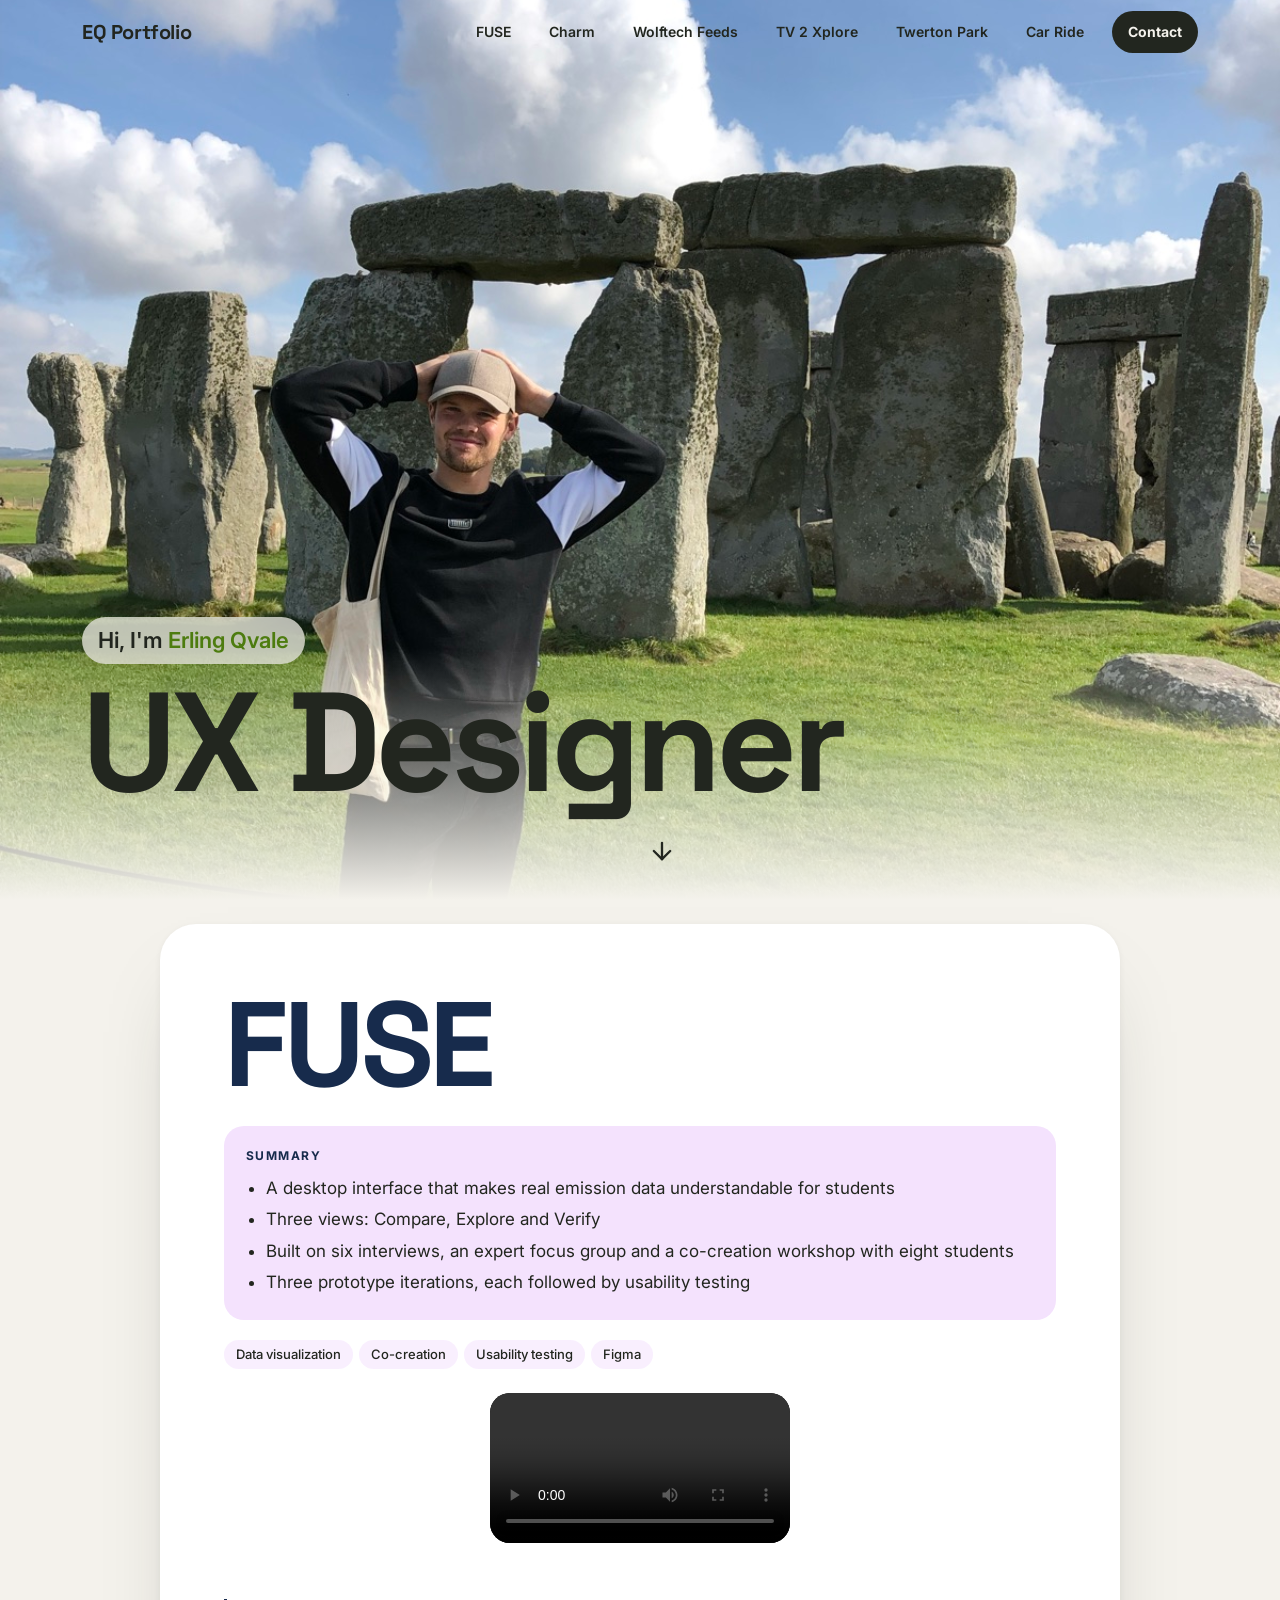
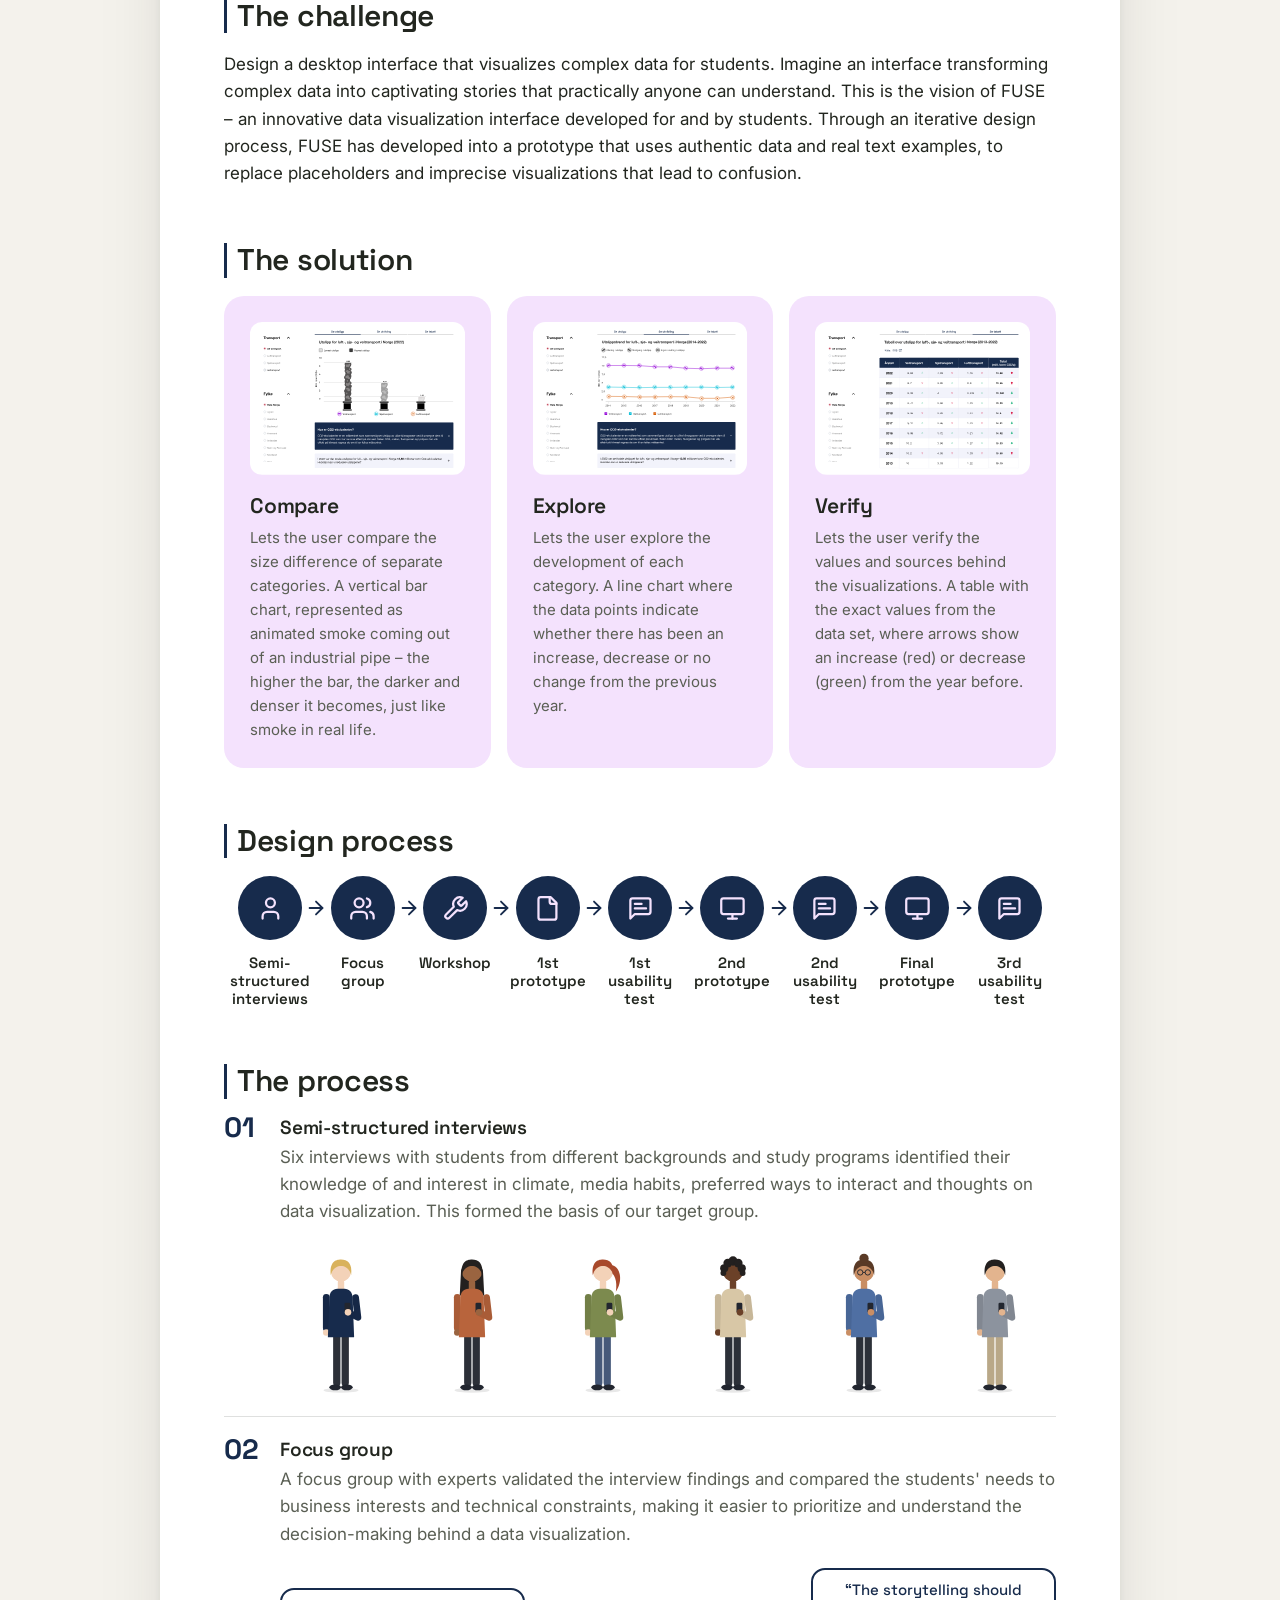
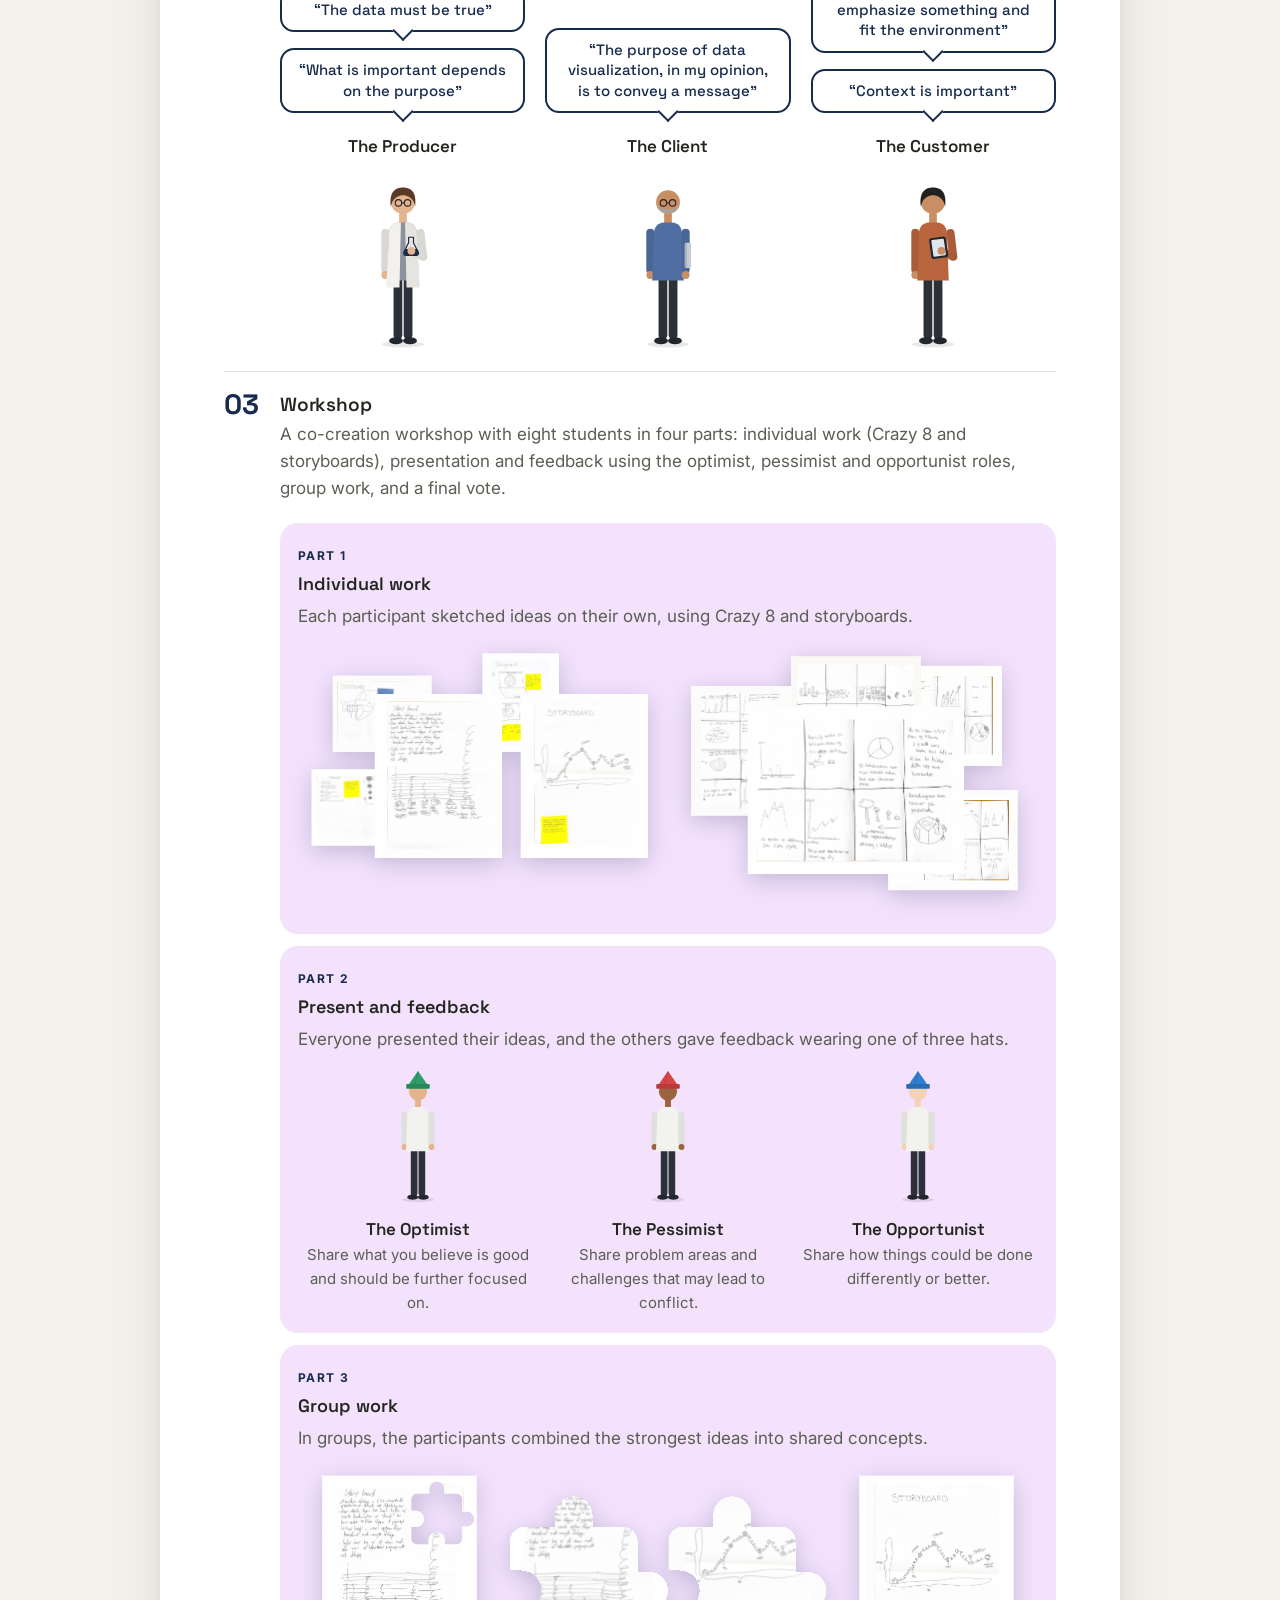
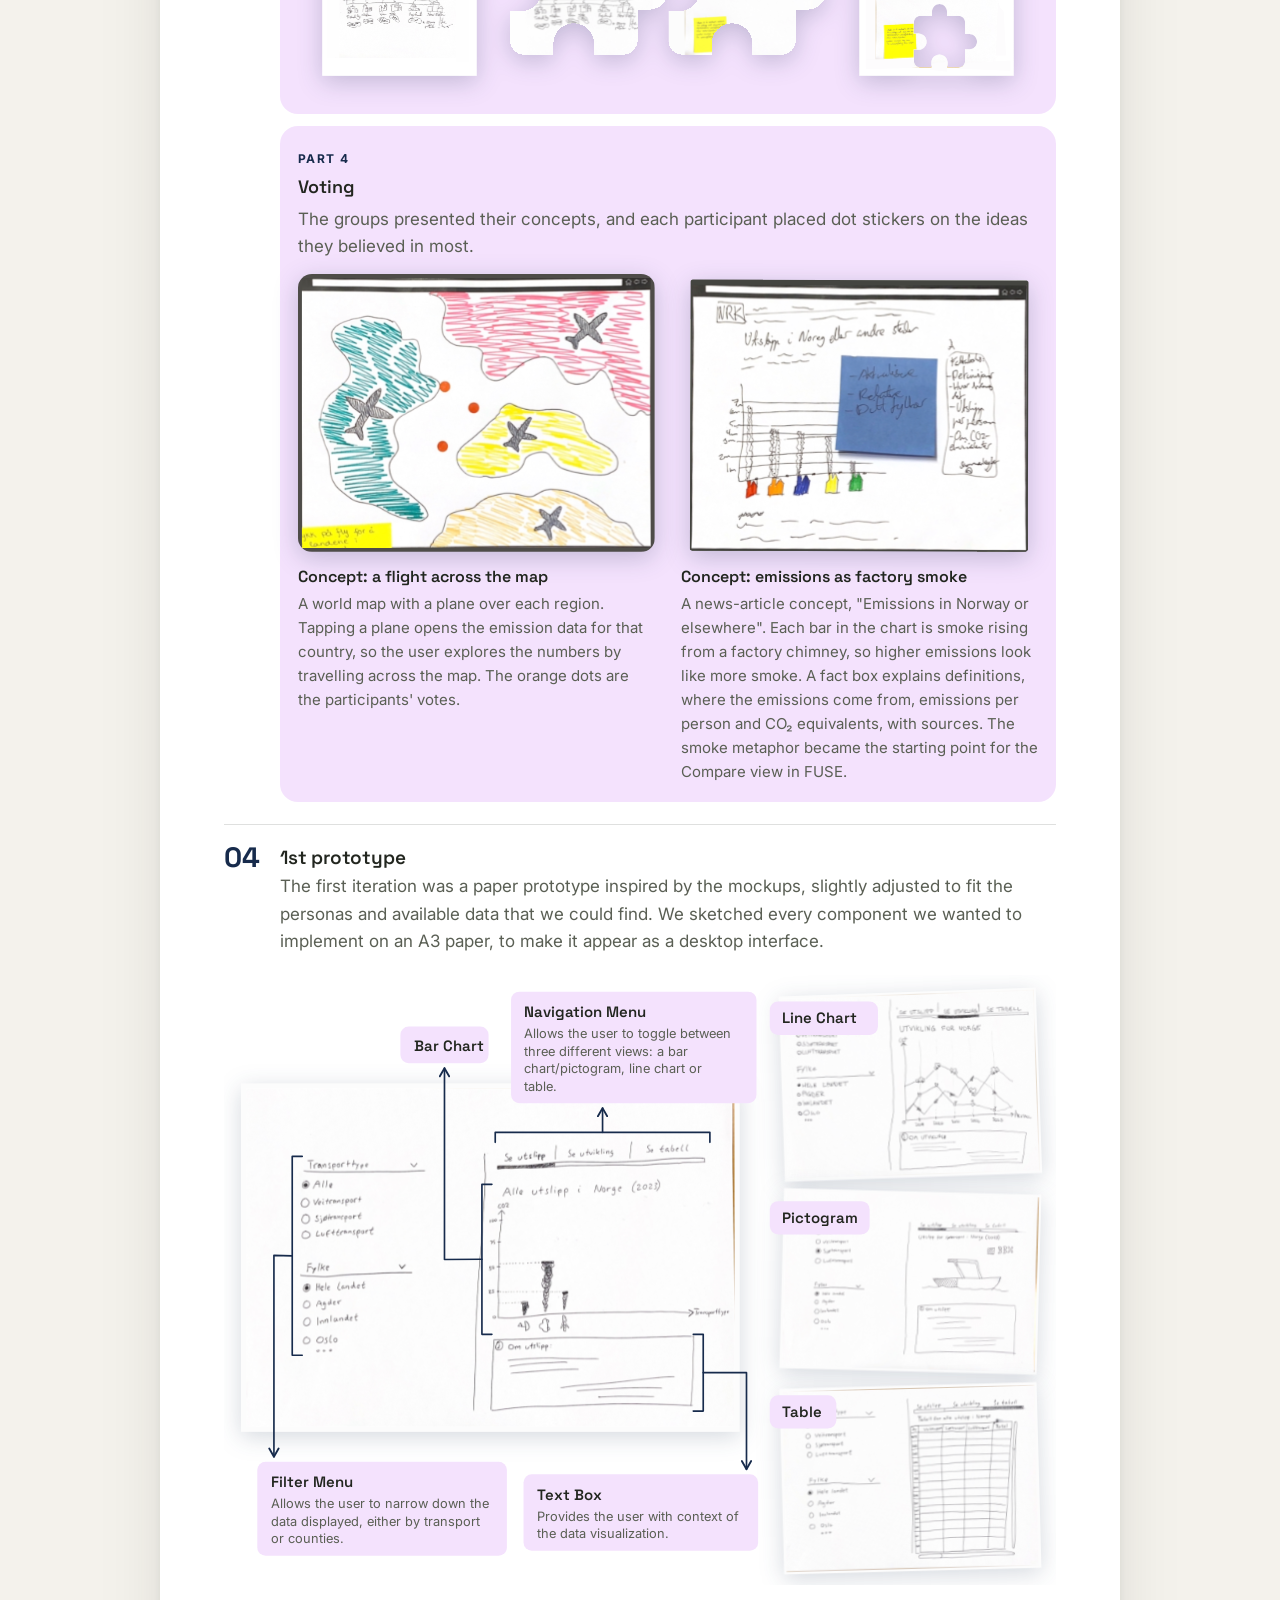
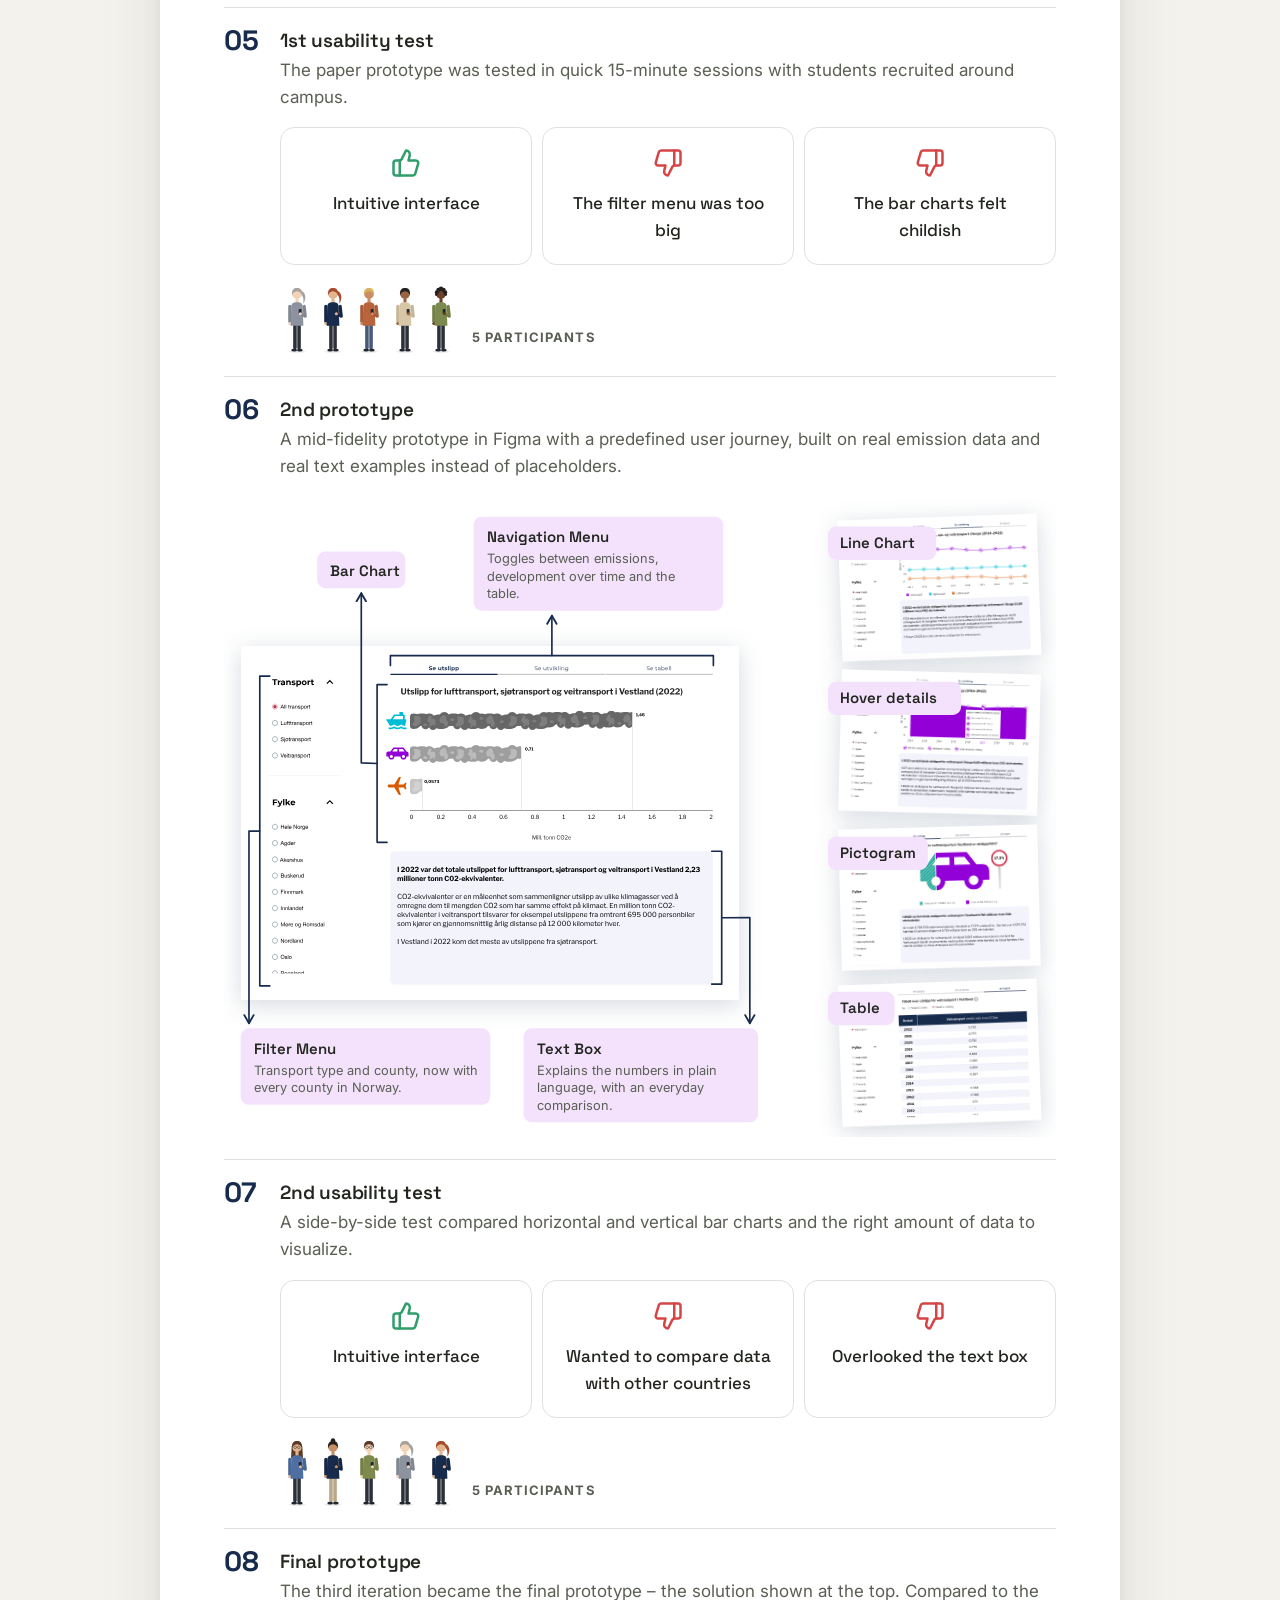
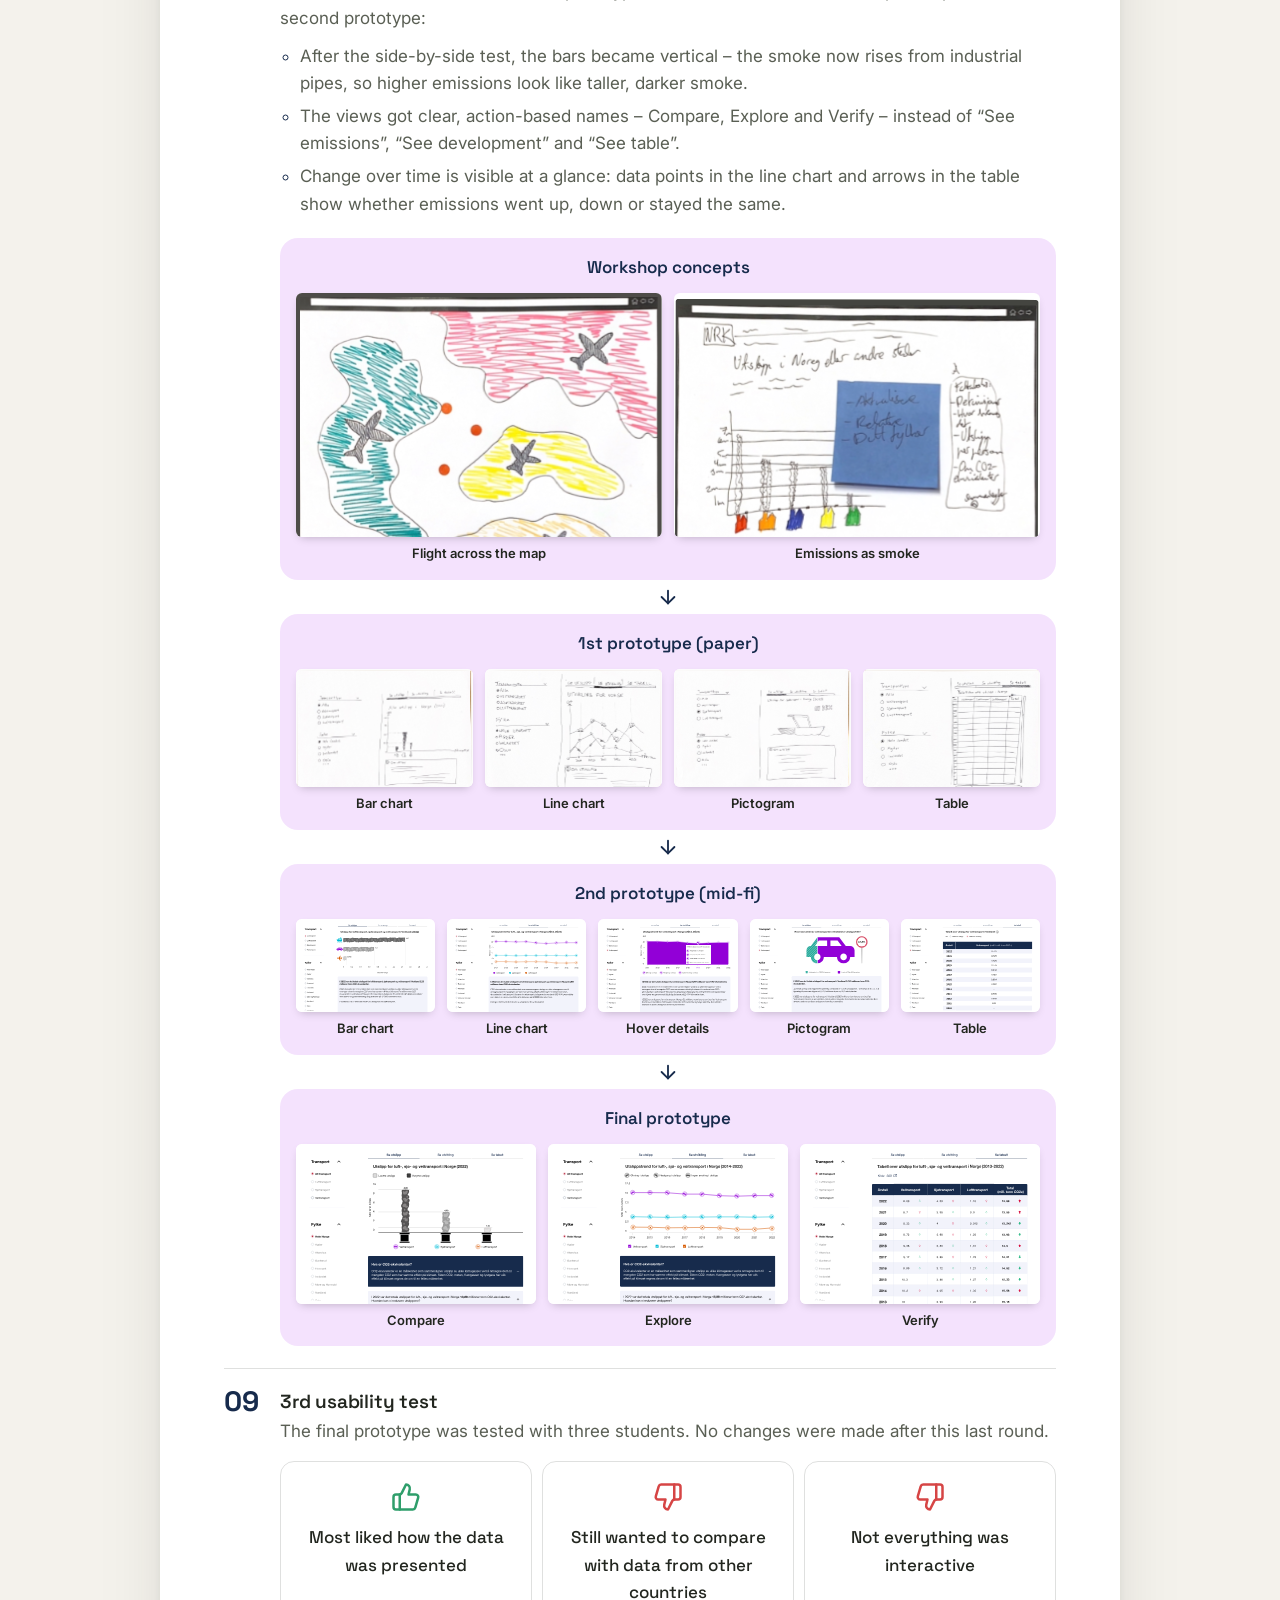
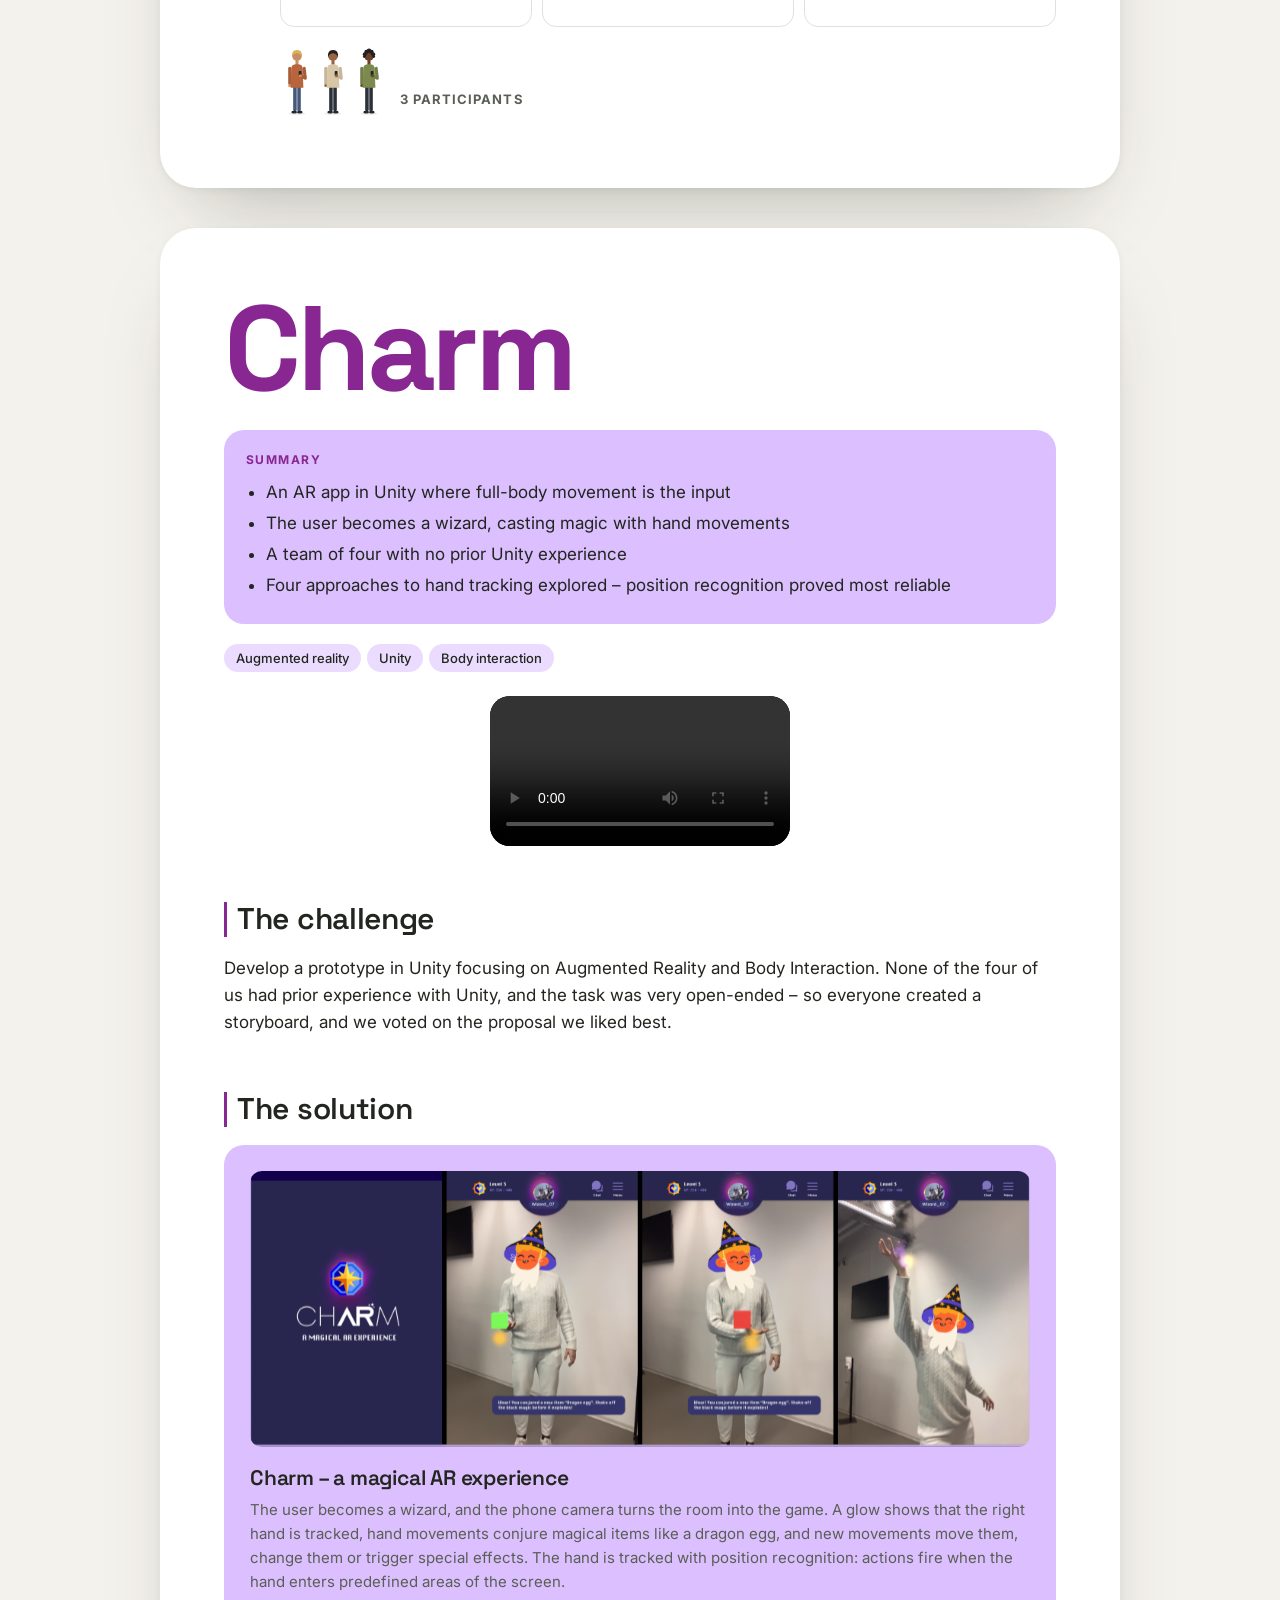
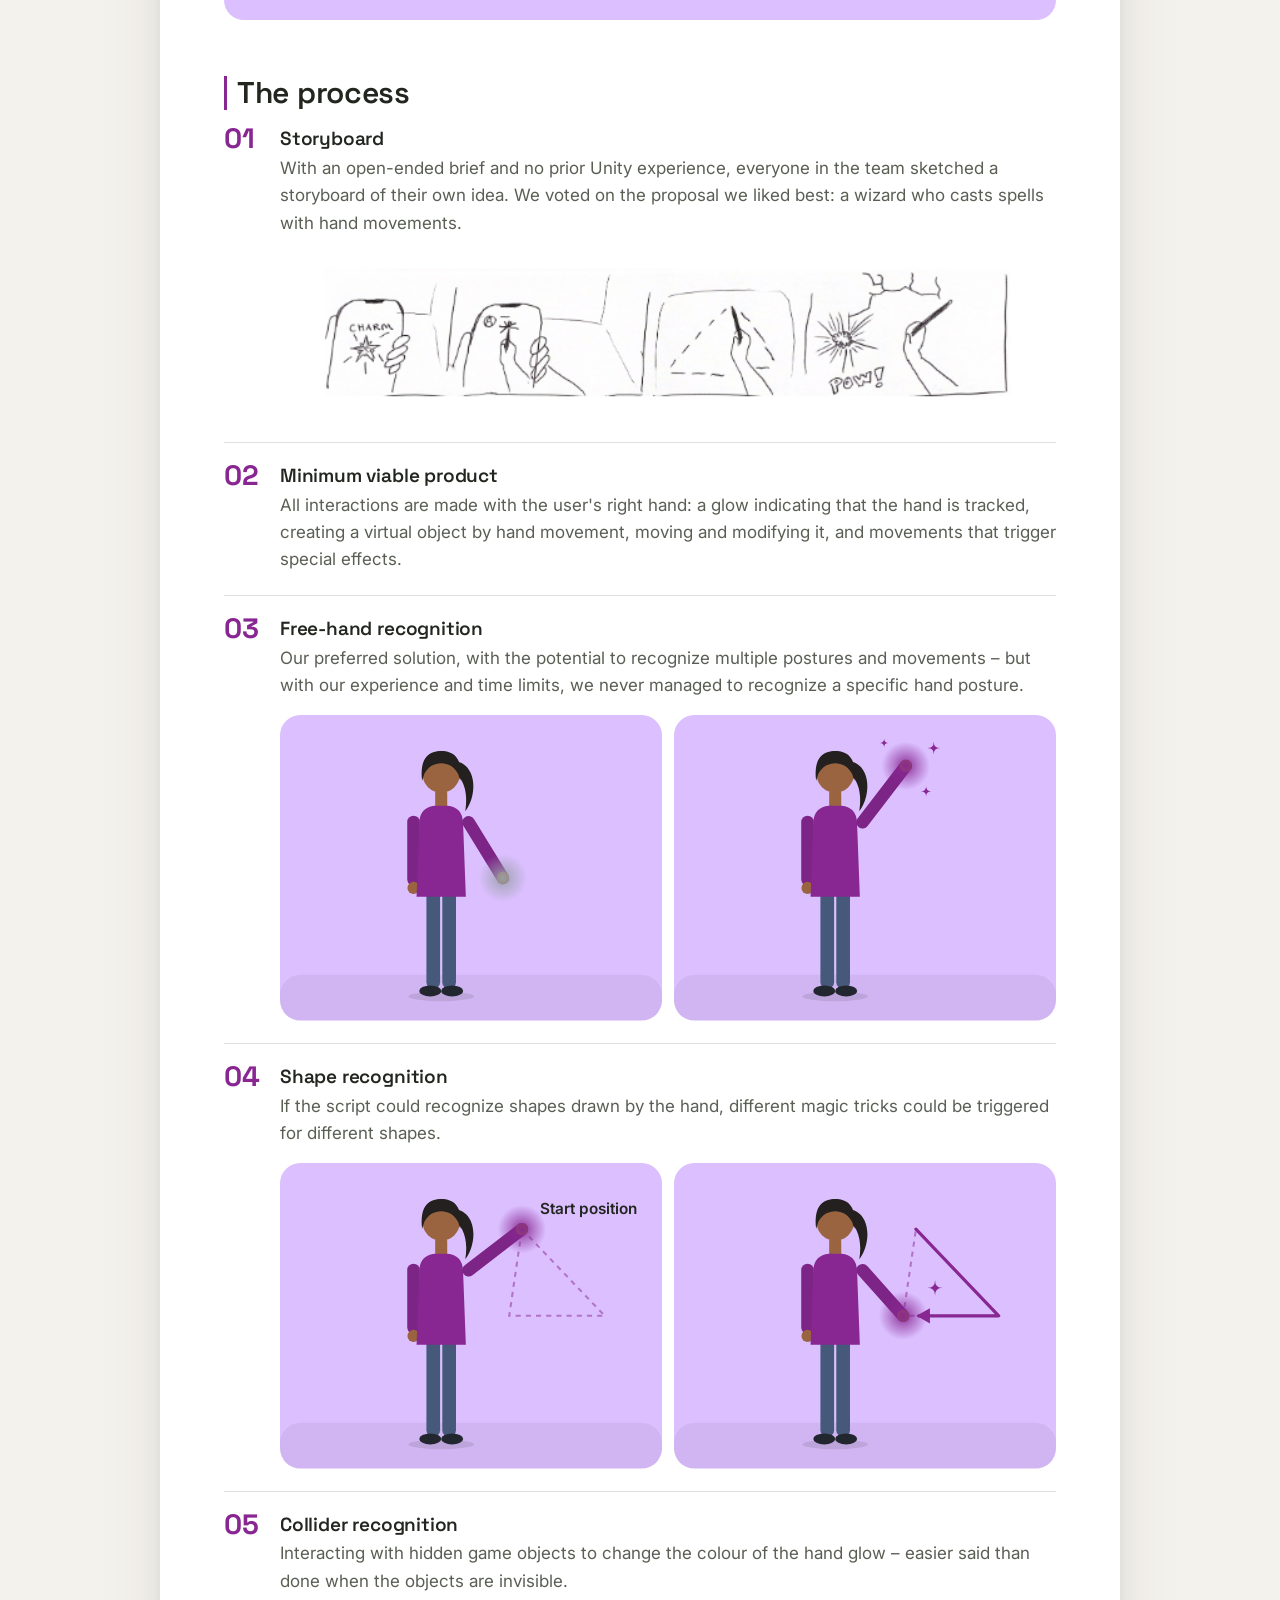
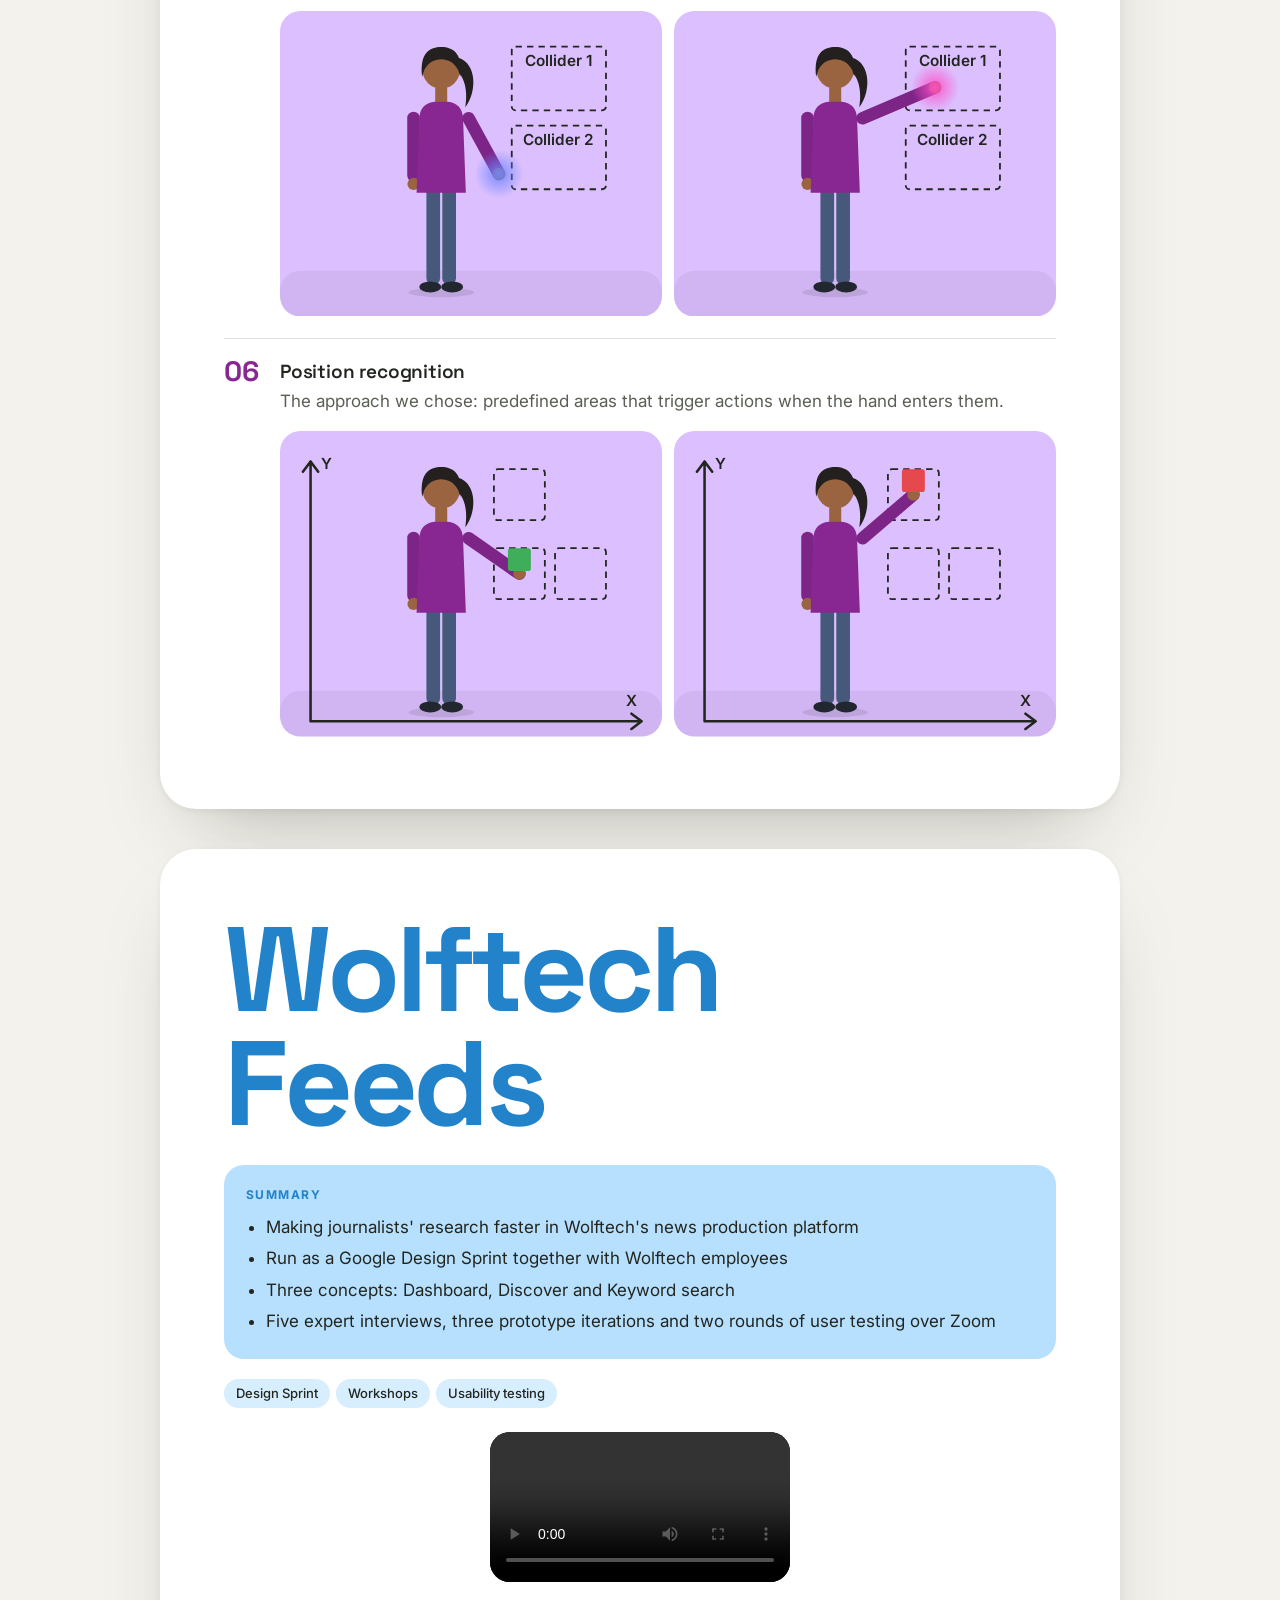
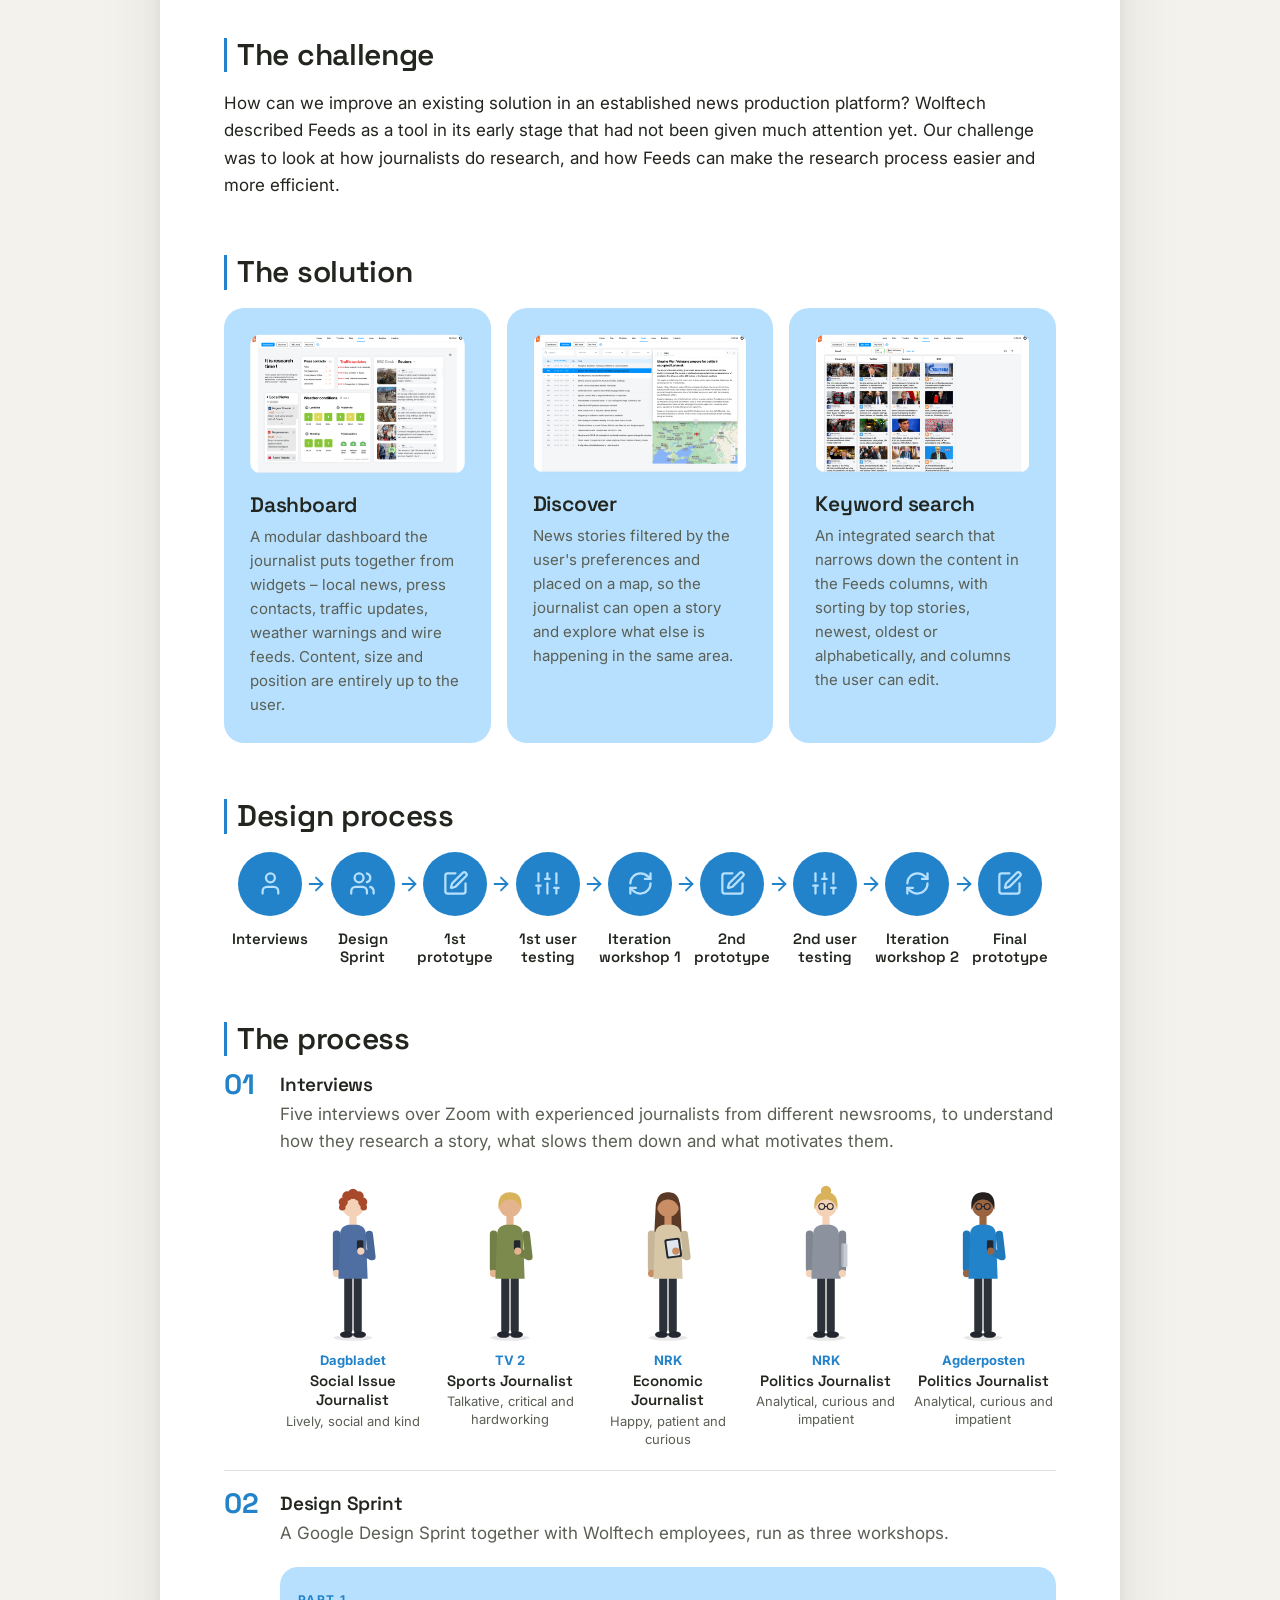
<file: index.html>
<!doctype html>
<html lang="en">
<head>
<meta charset="utf-8">
<meta name="viewport" content="width=device-width, initial-scale=1">
<title>Erling Qvale – Portfolio</title>
<meta name="description" content="UX designer with a master&#x27;s degree in Media and Interaction Design from the University of Bergen. I enjoy making the complex understandable – working across the whole design process, from interviews and workshops to prototypes and usability testing.">
<link rel="preconnect" href="https://fonts.googleapis.com">
<link rel="preconnect" href="https://fonts.gstatic.com" crossorigin>
<link rel="stylesheet" href="https://fonts.googleapis.com/css2?family=Space+Grotesk:wght@500;600;700&family=Inter:wght@400;500;600;700&display=swap">
<link rel="stylesheet" href="stil.css?v=dcc66c38">
</head>
<body>
<nav class="toppmeny">
  <div class="bredde">
    <a class="navn" href="#top">EQ Portfolio</a>
    <button class="menyknapp" type="button" aria-label="Menu" aria-expanded="false" aria-controls="menyliste">
      <span></span><span></span><span></span>
    </button>
    <div class="menyliste" id="menyliste"><a href="#fuse" style="--aksent: #172B4C; --flate: #F4E2FD">FUSE</a><a href="#charm" style="--aksent: #882792; --flate: #DBBFFF">Charm</a><a href="#wolftech-feeds" style="--aksent: #2283CA; --flate: #B7E0FF">Wolftech Feeds</a><a href="#tv2-xplore" style="--aksent: #3A0D5C; --flate: #EFCEFF">TV 2 Xplore</a><a href="#twerton-park" style="--aksent: #0e7f86; --flate: #ddf1f2">Twerton Park</a><a href="#car-ride" style="--aksent: #b06a00; --flate: #fbefd9">Car Ride</a><a class="knapp" href="#contact">Contact</a></div>
  </div>
</nav>
<header class="topp" id="top">
  <img class="forsidebilde" src="bilder/generelt/stonehenge-1600.jpg"
    srcset="bilder/generelt/stonehenge-900.jpg 900w, bilder/generelt/stonehenge-1600.jpg 1600w, bilder/generelt/stonehenge-2400.jpg 2400w"
    sizes="(orientation: portrait) 150vh, 100vw" alt="" fetchpriority="high">
  <div class="bredde">
    <p class="hei">Hi, I'm <span class="hei-navn">Erling Qvale</span></p>
    <h1>UX Designer</h1>
  </div>
  <a class="nedpil" href="#fuse" aria-label="Scroll to projects">
    <svg width="28" height="28" aria-hidden="true" xmlns="http://www.w3.org/2000/svg" viewBox="0 0 24 24" fill="none" stroke="currentColor" stroke-width="2" stroke-linecap="round" stroke-linejoin="round" ><path d="M12 5v14" /><path d="m19 12-7 7-7-7" /></svg>
  </a>
</header>
<main class="bredde">
  <section class="prosjekt ark" id="fuse" style="--aksent: #172B4C; --flate: #F4E2FD">
    <h2 class="stortord">FUSE</h2>
    <aside class="oppsummering"><p>Summary</p><ul><li>A desktop interface that makes real emission data understandable for students</li><li>Three views: Compare, Explore and Verify</li><li>Built on six interviews, an expert focus group and a co-creation workshop with eight students</li><li>Three prototype iterations, each followed by usability testing</li></ul></aside>
    <ul class="stikkord"><li>Data visualization</li><li>Co-creation</li><li>Usability testing</li><li>Figma</li></ul>
    <video class="video" src="bilder/01-fuse/1-video.mp4" preload="metadata" controls playsinline></video>
    <h3>The challenge</h3>
    <p class="tekst">Design a desktop interface that visualizes complex data for students. Imagine an interface transforming complex data into captivating stories that practically anyone can understand. This is the vision of FUSE – an innovative data visualization interface developed for and by students. Through an iterative design process, FUSE has developed into a prototype that uses authentic data and real text examples, to replace placeholders and imprecise visualizations that lead to confusion.</p>
    <h3 id="fuse-losning">The solution</h3><div class="rutenett"><div class="kort"><img src="bilder/01-fuse/2-losning-1-compare.svg" alt="Compare" loading="lazy"><h4>Compare</h4><p>Lets the user compare the size difference of separate categories. A vertical bar chart, represented as animated smoke coming out of an industrial pipe – the higher the bar, the darker and denser it becomes, just like smoke in real life.</p></div><div class="kort"><img src="bilder/01-fuse/2-losning-2-explore.svg" alt="Explore" loading="lazy"><h4>Explore</h4><p>Lets the user explore the development of each category. A line chart where the data points indicate whether there has been an increase, decrease or no change from the previous year.</p></div><div class="kort"><img src="bilder/01-fuse/2-losning-3-verify.svg" alt="Verify" loading="lazy"><h4>Verify</h4><p>Lets the user verify the values and sources behind the visualizations. A table with the exact values from the data set, where arrows show an increase (red) or decrease (green) from the year before.</p></div></div>
    <h3>Design process</h3><ol class="tidslinje"><li><span class="sirkel"><svg width="28" height="28" aria-hidden="true" xmlns="http://www.w3.org/2000/svg" viewBox="0 0 24 24" fill="none" stroke="currentColor" stroke-width="2" stroke-linecap="round" stroke-linejoin="round" ><path d="M19 21v-2a4 4 0 0 0-4-4H9a4 4 0 0 0-4 4v2" /><circle cx="12" cy="7" r="4" /></svg></span><span class="steg">Semi-structured interviews</span><span class="pil"><svg width="22" height="22" aria-hidden="true" xmlns="http://www.w3.org/2000/svg" viewBox="0 0 24 24" fill="none" stroke="currentColor" stroke-width="2" stroke-linecap="round" stroke-linejoin="round" ><path d="M5 12h14" /><path d="m12 5 7 7-7 7" /></svg></span></li><li><span class="sirkel"><svg width="28" height="28" aria-hidden="true" xmlns="http://www.w3.org/2000/svg" viewBox="0 0 24 24" fill="none" stroke="currentColor" stroke-width="2" stroke-linecap="round" stroke-linejoin="round" ><path d="M16 21v-2a4 4 0 0 0-4-4H6a4 4 0 0 0-4 4v2" /><circle cx="9" cy="7" r="4" /><path d="M22 21v-2a4 4 0 0 0-3-3.87" /><path d="M16 3.13a4 4 0 0 1 0 7.75" /></svg></span><span class="steg">Focus group</span><span class="pil"><svg width="22" height="22" aria-hidden="true" xmlns="http://www.w3.org/2000/svg" viewBox="0 0 24 24" fill="none" stroke="currentColor" stroke-width="2" stroke-linecap="round" stroke-linejoin="round" ><path d="M5 12h14" /><path d="m12 5 7 7-7 7" /></svg></span></li><li><span class="sirkel"><svg width="28" height="28" aria-hidden="true" xmlns="http://www.w3.org/2000/svg" viewBox="0 0 24 24" fill="none" stroke="currentColor" stroke-width="2" stroke-linecap="round" stroke-linejoin="round" ><path d="M14.7 6.3a1 1 0 0 0 0 1.4l1.6 1.6a1 1 0 0 0 1.4 0l3.77-3.77a6 6 0 0 1-7.94 7.94l-6.91 6.91a2.12 2.12 0 0 1-3-3l6.91-6.91a6 6 0 0 1 7.94-7.94l-3.76 3.76z" /></svg></span><span class="steg">Workshop</span><span class="pil"><svg width="22" height="22" aria-hidden="true" xmlns="http://www.w3.org/2000/svg" viewBox="0 0 24 24" fill="none" stroke="currentColor" stroke-width="2" stroke-linecap="round" stroke-linejoin="round" ><path d="M5 12h14" /><path d="m12 5 7 7-7 7" /></svg></span></li><li><span class="sirkel"><svg width="28" height="28" aria-hidden="true" xmlns="http://www.w3.org/2000/svg" viewBox="0 0 24 24" fill="none" stroke="currentColor" stroke-width="2" stroke-linecap="round" stroke-linejoin="round" ><path d="M15 2H6a2 2 0 0 0-2 2v16a2 2 0 0 0 2 2h12a2 2 0 0 0 2-2V7Z" /><path d="M14 2v4a2 2 0 0 0 2 2h4" /></svg></span><span class="steg">1st prototype</span><span class="pil"><svg width="22" height="22" aria-hidden="true" xmlns="http://www.w3.org/2000/svg" viewBox="0 0 24 24" fill="none" stroke="currentColor" stroke-width="2" stroke-linecap="round" stroke-linejoin="round" ><path d="M5 12h14" /><path d="m12 5 7 7-7 7" /></svg></span></li><li><span class="sirkel"><svg width="28" height="28" aria-hidden="true" xmlns="http://www.w3.org/2000/svg" viewBox="0 0 24 24" fill="none" stroke="currentColor" stroke-width="2" stroke-linecap="round" stroke-linejoin="round" ><path d="M21 15a2 2 0 0 1-2 2H7l-4 4V5a2 2 0 0 1 2-2h14a2 2 0 0 1 2 2z" /><path d="M13 8H7" /><path d="M17 12H7" /></svg></span><span class="steg">1st usability test</span><span class="pil"><svg width="22" height="22" aria-hidden="true" xmlns="http://www.w3.org/2000/svg" viewBox="0 0 24 24" fill="none" stroke="currentColor" stroke-width="2" stroke-linecap="round" stroke-linejoin="round" ><path d="M5 12h14" /><path d="m12 5 7 7-7 7" /></svg></span></li><li><span class="sirkel"><svg width="28" height="28" aria-hidden="true" xmlns="http://www.w3.org/2000/svg" viewBox="0 0 24 24" fill="none" stroke="currentColor" stroke-width="2" stroke-linecap="round" stroke-linejoin="round" ><rect width="20" height="14" x="2" y="3" rx="2" /><line x1="8" x2="16" y1="21" y2="21" /><line x1="12" x2="12" y1="17" y2="21" /></svg></span><span class="steg">2nd prototype</span><span class="pil"><svg width="22" height="22" aria-hidden="true" xmlns="http://www.w3.org/2000/svg" viewBox="0 0 24 24" fill="none" stroke="currentColor" stroke-width="2" stroke-linecap="round" stroke-linejoin="round" ><path d="M5 12h14" /><path d="m12 5 7 7-7 7" /></svg></span></li><li><span class="sirkel"><svg width="28" height="28" aria-hidden="true" xmlns="http://www.w3.org/2000/svg" viewBox="0 0 24 24" fill="none" stroke="currentColor" stroke-width="2" stroke-linecap="round" stroke-linejoin="round" ><path d="M21 15a2 2 0 0 1-2 2H7l-4 4V5a2 2 0 0 1 2-2h14a2 2 0 0 1 2 2z" /><path d="M13 8H7" /><path d="M17 12H7" /></svg></span><span class="steg">2nd usability test</span><span class="pil"><svg width="22" height="22" aria-hidden="true" xmlns="http://www.w3.org/2000/svg" viewBox="0 0 24 24" fill="none" stroke="currentColor" stroke-width="2" stroke-linecap="round" stroke-linejoin="round" ><path d="M5 12h14" /><path d="m12 5 7 7-7 7" /></svg></span></li><li><span class="sirkel"><svg width="28" height="28" aria-hidden="true" xmlns="http://www.w3.org/2000/svg" viewBox="0 0 24 24" fill="none" stroke="currentColor" stroke-width="2" stroke-linecap="round" stroke-linejoin="round" ><rect width="20" height="14" x="2" y="3" rx="2" /><line x1="8" x2="16" y1="21" y2="21" /><line x1="12" x2="12" y1="17" y2="21" /></svg></span><span class="steg">Final prototype</span><span class="pil"><svg width="22" height="22" aria-hidden="true" xmlns="http://www.w3.org/2000/svg" viewBox="0 0 24 24" fill="none" stroke="currentColor" stroke-width="2" stroke-linecap="round" stroke-linejoin="round" ><path d="M5 12h14" /><path d="m12 5 7 7-7 7" /></svg></span></li><li><span class="sirkel"><svg width="28" height="28" aria-hidden="true" xmlns="http://www.w3.org/2000/svg" viewBox="0 0 24 24" fill="none" stroke="currentColor" stroke-width="2" stroke-linecap="round" stroke-linejoin="round" ><path d="M21 15a2 2 0 0 1-2 2H7l-4 4V5a2 2 0 0 1 2-2h14a2 2 0 0 1 2 2z" /><path d="M13 8H7" /><path d="M17 12H7" /></svg></span><span class="steg">3rd usability test</span></li></ol>
    <h3>The process</h3><ol class="prosess"><li><h4>Semi-structured interviews</h4><p>Six interviews with students from different backgrounds and study programs identified their knowledge of and interest in climate, media habits, preferred ways to interact and thoughts on data visualization. This formed the basis of our target group.</p><ul class="deltakere"><li><svg class="person" viewBox="0 -6 120 256" aria-hidden="true"><ellipse cx="60" cy="243" rx="30" ry="4.5" fill="#000" fill-opacity=".09"/><rect x="46.5" y="144" width="12.5" height="92" rx="6" fill="#2c3038"/><rect x="61" y="144" width="12.5" height="92" rx="6" fill="#2c3038"/><ellipse cx="50" cy="238" rx="10" ry="5" fill="#22262f"/><ellipse cx="70" cy="238" rx="10" ry="5" fill="#22262f"/><rect x="29" y="78" width="11.5" height="64" rx="5.75" fill="var(--aksent)"/><rect x="29" y="78" width="11.5" height="64" rx="5.75" fill="#000" fill-opacity=".08"/><circle cx="34.75" cy="144" r="5.6" fill="#f3d2b8"/><rect x="54.5" y="54" width="11" height="18" rx="3.5" fill="#f3d2b8"/><path d="M40 86 C40 74 46 70 54 69 H66 C74 70 80 74 80 86 L82.5 152 H37.5 Z" fill="var(--aksent)"/><path d="M85 84 L89 118 L73 110" fill="none" stroke="var(--aksent)" stroke-width="11.5" stroke-linecap="round" stroke-linejoin="round"/><path d="M85 84 L89 118 L73 110" fill="none" stroke="#000" stroke-opacity=".08" stroke-width="11.5" stroke-linecap="round" stroke-linejoin="round"/><rect x="66" y="93" width="10" height="17" rx="2.2" fill="#22262f"/><circle cx="72" cy="109.5" r="5.6" fill="#f3d2b8"/><circle cx="60" cy="40" r="17" fill="#f3d2b8"/><path d="M42.6 46 C40 24 50 19 60 19 C71 19 80 25 77.4 46 L75.5 40 C72 33 66 30 60 30 C54 30 48 33 44.5 40 Z" fill="#d9b25c"/></svg></li><li><svg class="person" viewBox="0 -6 120 256" aria-hidden="true"><ellipse cx="60" cy="243" rx="30" ry="4.5" fill="#000" fill-opacity=".09"/><path d="M41 42 C40 20 80 20 79 42 L81 80 C72 85 48 85 39 80 Z" fill="#23201f"/><rect x="46.5" y="144" width="12.5" height="92" rx="6" fill="#2c3038"/><rect x="61" y="144" width="12.5" height="92" rx="6" fill="#2c3038"/><ellipse cx="50" cy="238" rx="10" ry="5" fill="#22262f"/><ellipse cx="70" cy="238" rx="10" ry="5" fill="#22262f"/><rect x="29" y="78" width="11.5" height="64" rx="5.75" fill="#b8643c"/><rect x="29" y="78" width="11.5" height="64" rx="5.75" fill="#000" fill-opacity=".08"/><circle cx="34.75" cy="144" r="5.6" fill="#9a6440"/><rect x="54.5" y="54" width="11" height="18" rx="3.5" fill="#9a6440"/><path d="M40 86 C40 74 46 70 54 69 H66 C74 70 80 74 80 86 L82.5 152 H37.5 Z" fill="#b8643c"/><path d="M85 84 L89 118 L73 110" fill="none" stroke="#b8643c" stroke-width="11.5" stroke-linecap="round" stroke-linejoin="round"/><path d="M85 84 L89 118 L73 110" fill="none" stroke="#000" stroke-opacity=".08" stroke-width="11.5" stroke-linecap="round" stroke-linejoin="round"/><rect x="66" y="93" width="10" height="17" rx="2.2" fill="#22262f"/><circle cx="72" cy="109.5" r="5.6" fill="#9a6440"/><circle cx="60" cy="40" r="17" fill="#9a6440"/><path d="M42.6 46 C40 24 50 19 60 19 C71 19 80 25 77.4 46 L75.5 40 C72 33 66 30 60 30 C54 30 48 33 44.5 40 Z" fill="#23201f"/></svg></li><li><svg class="person" viewBox="0 -6 120 256" aria-hidden="true"><ellipse cx="60" cy="243" rx="30" ry="4.5" fill="#000" fill-opacity=".09"/><path d="M72 28 C92 30 94 58 82 74 C85 56 80 42 70 38 Z" fill="#a8492b"/><rect x="46.5" y="144" width="12.5" height="92" rx="6" fill="#46597a"/><rect x="61" y="144" width="12.5" height="92" rx="6" fill="#46597a"/><ellipse cx="50" cy="238" rx="10" ry="5" fill="#22262f"/><ellipse cx="70" cy="238" rx="10" ry="5" fill="#22262f"/><rect x="29" y="78" width="11.5" height="64" rx="5.75" fill="#7c8a4e"/><rect x="29" y="78" width="11.5" height="64" rx="5.75" fill="#000" fill-opacity=".08"/><circle cx="34.75" cy="144" r="5.6" fill="#f3d2b8"/><rect x="54.5" y="54" width="11" height="18" rx="3.5" fill="#f3d2b8"/><path d="M40 86 C40 74 46 70 54 69 H66 C74 70 80 74 80 86 L82.5 152 H37.5 Z" fill="#7c8a4e"/><path d="M85 84 L89 118 L73 110" fill="none" stroke="#7c8a4e" stroke-width="11.5" stroke-linecap="round" stroke-linejoin="round"/><path d="M85 84 L89 118 L73 110" fill="none" stroke="#000" stroke-opacity=".08" stroke-width="11.5" stroke-linecap="round" stroke-linejoin="round"/><rect x="66" y="93" width="10" height="17" rx="2.2" fill="#22262f"/><circle cx="72" cy="109.5" r="5.6" fill="#f3d2b8"/><circle cx="60" cy="40" r="17" fill="#f3d2b8"/><path d="M42.6 46 C40 24 50 19 60 19 C71 19 80 25 77.4 46 L75.5 40 C72 33 66 30 60 30 C54 30 48 33 44.5 40 Z" fill="#a8492b"/></svg></li><li><svg class="person" viewBox="0 -6 120 256" aria-hidden="true"><ellipse cx="60" cy="243" rx="30" ry="4.5" fill="#000" fill-opacity=".09"/><rect x="46.5" y="144" width="12.5" height="92" rx="6" fill="#2c3038"/><rect x="61" y="144" width="12.5" height="92" rx="6" fill="#2c3038"/><ellipse cx="50" cy="238" rx="10" ry="5" fill="#22262f"/><ellipse cx="70" cy="238" rx="10" ry="5" fill="#22262f"/><rect x="29" y="78" width="11.5" height="64" rx="5.75" fill="#d8c7a6"/><rect x="29" y="78" width="11.5" height="64" rx="5.75" fill="#000" fill-opacity=".08"/><circle cx="34.75" cy="144" r="5.6" fill="#6b4128"/><rect x="54.5" y="54" width="11" height="18" rx="3.5" fill="#6b4128"/><path d="M40 86 C40 74 46 70 54 69 H66 C74 70 80 74 80 86 L82.5 152 H37.5 Z" fill="#d8c7a6"/><path d="M85 84 L89 118 L73 110" fill="none" stroke="#d8c7a6" stroke-width="11.5" stroke-linecap="round" stroke-linejoin="round"/><path d="M85 84 L89 118 L73 110" fill="none" stroke="#000" stroke-opacity=".08" stroke-width="11.5" stroke-linecap="round" stroke-linejoin="round"/><rect x="66" y="93" width="10" height="17" rx="2.2" fill="#22262f"/><circle cx="72" cy="109.5" r="5.6" fill="#6b4128"/><circle cx="60" cy="40" r="17" fill="#6b4128"/><circle cx="45" cy="34" r="7" fill="#23201f"/><circle cx="51" cy="25" r="7.5" fill="#23201f"/><circle cx="60" cy="21.5" r="8" fill="#23201f"/><circle cx="69" cy="25" r="7.5" fill="#23201f"/><circle cx="75" cy="34" r="7" fill="#23201f"/><circle cx="43.5" cy="42" r="5" fill="#23201f"/><circle cx="76.5" cy="42" r="5" fill="#23201f"/></svg></li><li><svg class="person" viewBox="0 -6 120 256" aria-hidden="true"><ellipse cx="60" cy="243" rx="30" ry="4.5" fill="#000" fill-opacity=".09"/><rect x="46.5" y="144" width="12.5" height="92" rx="6" fill="#2c3038"/><rect x="61" y="144" width="12.5" height="92" rx="6" fill="#2c3038"/><ellipse cx="50" cy="238" rx="10" ry="5" fill="#22262f"/><ellipse cx="70" cy="238" rx="10" ry="5" fill="#22262f"/><rect x="29" y="78" width="11.5" height="64" rx="5.75" fill="#4f6fa3"/><rect x="29" y="78" width="11.5" height="64" rx="5.75" fill="#000" fill-opacity=".08"/><circle cx="34.75" cy="144" r="5.6" fill="#c98e64"/><rect x="54.5" y="54" width="11" height="18" rx="3.5" fill="#c98e64"/><path d="M40 86 C40 74 46 70 54 69 H66 C74 70 80 74 80 86 L82.5 152 H37.5 Z" fill="#4f6fa3"/><path d="M85 84 L89 118 L73 110" fill="none" stroke="#4f6fa3" stroke-width="11.5" stroke-linecap="round" stroke-linejoin="round"/><path d="M85 84 L89 118 L73 110" fill="none" stroke="#000" stroke-opacity=".08" stroke-width="11.5" stroke-linecap="round" stroke-linejoin="round"/><rect x="66" y="93" width="10" height="17" rx="2.2" fill="#22262f"/><circle cx="72" cy="109.5" r="5.6" fill="#c98e64"/><circle cx="60" cy="40" r="17" fill="#c98e64"/><path d="M42.6 46 C40 24 50 19 60 19 C71 19 80 25 77.4 46 L75.5 40 C72 33 66 30 60 30 C54 30 48 33 44.5 40 Z" fill="#5a3a26"/><circle cx="60" cy="17" r="8" fill="#5a3a26"/><g fill="none" stroke="#22262f" stroke-width="1.6"><circle cx="53.5" cy="41" r="4.6"/><circle cx="66.5" cy="41" r="4.6"/><path d="M58.1 41 h3.8"/></g></svg></li><li><svg class="person" viewBox="0 -6 120 256" aria-hidden="true"><ellipse cx="60" cy="243" rx="30" ry="4.5" fill="#000" fill-opacity=".09"/><rect x="46.5" y="144" width="12.5" height="92" rx="6" fill="#b9a888"/><rect x="61" y="144" width="12.5" height="92" rx="6" fill="#b9a888"/><ellipse cx="50" cy="238" rx="10" ry="5" fill="#22262f"/><ellipse cx="70" cy="238" rx="10" ry="5" fill="#22262f"/><rect x="29" y="78" width="11.5" height="64" rx="5.75" fill="#8c939e"/><rect x="29" y="78" width="11.5" height="64" rx="5.75" fill="#000" fill-opacity=".08"/><circle cx="34.75" cy="144" r="5.6" fill="#e3b48e"/><rect x="54.5" y="54" width="11" height="18" rx="3.5" fill="#e3b48e"/><path d="M40 86 C40 74 46 70 54 69 H66 C74 70 80 74 80 86 L82.5 152 H37.5 Z" fill="#8c939e"/><path d="M85 84 L89 118 L73 110" fill="none" stroke="#8c939e" stroke-width="11.5" stroke-linecap="round" stroke-linejoin="round"/><path d="M85 84 L89 118 L73 110" fill="none" stroke="#000" stroke-opacity=".08" stroke-width="11.5" stroke-linecap="round" stroke-linejoin="round"/><rect x="66" y="93" width="10" height="17" rx="2.2" fill="#22262f"/><circle cx="72" cy="109.5" r="5.6" fill="#e3b48e"/><circle cx="60" cy="40" r="17" fill="#e3b48e"/><path d="M42.6 46 C40 24 50 19 60 19 C71 19 80 25 77.4 46 L75.5 40 C72 33 66 30 60 30 C54 30 48 33 44.5 40 Z" fill="#23201f"/></svg></li></ul></li><li><h4>Focus group</h4><p>A focus group with experts validated the interview findings and compared the students&#x27; needs to business interests and technical constraints, making it easier to prioritize and understand the decision-making behind a data visualization.</p><ul class="deltakere med-sitater"><li><div class="bobler"><blockquote class="boble">“The data must be true”</blockquote><blockquote class="boble">“What is important depends on the purpose”</blockquote></div><strong class="rolle">The Producer</strong><svg class="person" viewBox="0 -6 120 256" aria-hidden="true"><ellipse cx="60" cy="243" rx="30" ry="4.5" fill="#000" fill-opacity=".09"/><rect x="46.5" y="144" width="12.5" height="92" rx="6" fill="#2c3038"/><rect x="61" y="144" width="12.5" height="92" rx="6" fill="#2c3038"/><ellipse cx="50" cy="238" rx="10" ry="5" fill="#22262f"/><ellipse cx="70" cy="238" rx="10" ry="5" fill="#22262f"/><rect x="29" y="78" width="11.5" height="64" rx="5.75" fill="#ecebe7"/><rect x="29" y="78" width="11.5" height="64" rx="5.75" fill="#000" fill-opacity=".08"/><circle cx="34.75" cy="144" r="5.6" fill="#e3b48e"/><rect x="54.5" y="54" width="11" height="18" rx="3.5" fill="#e3b48e"/><path d="M40 86 C40 74 46 70 54 69 H66 C74 70 80 74 80 86 L82.5 152 H37.5 Z" fill="#8c939e"/><path d="M40 86 C40 74 46 70 54 69 H57 L55 162 H36 Z" fill="#f2f1ed"/><path d="M80 86 C80 74 74 70 66 69 H63 L65 162 H84 Z" fill="#e6e4df"/><path d="M85 84 L89 118 L73 110" fill="none" stroke="#ecebe7" stroke-width="11.5" stroke-linecap="round" stroke-linejoin="round"/><path d="M85 84 L89 118 L73 110" fill="none" stroke="#000" stroke-opacity=".08" stroke-width="11.5" stroke-linecap="round" stroke-linejoin="round"/><path d="M68 90 h7 v8 l7 14 a3 3 0 0 1 -3 4 h-15 a3 3 0 0 1 -3 -4 l7 -14 z" fill="#dfe6ee" stroke="#22262f" stroke-width="1.6" stroke-linejoin="round"/><path d="M63.5 107 h17 l2 4.5 a3 3 0 0 1 -3 4 h-15 a3 3 0 0 1 -3 -4 z" fill="var(--aksent)"/><circle cx="72" cy="109.5" r="5.6" fill="#e3b48e"/><circle cx="60" cy="40" r="17" fill="#e3b48e"/><path d="M42.6 46 C40 24 50 19 60 19 C71 19 80 25 77.4 46 L75.5 40 C72 33 66 30 60 30 C54 30 48 33 44.5 40 Z" fill="#5a3a26"/><g fill="none" stroke="#22262f" stroke-width="1.6"><circle cx="53.5" cy="41" r="4.6"/><circle cx="66.5" cy="41" r="4.6"/><path d="M58.1 41 h3.8"/></g></svg></li><li><div class="bobler"><blockquote class="boble">“The purpose of data visualization, in my opinion, is to convey a message”</blockquote></div><strong class="rolle">The Client</strong><svg class="person" viewBox="0 -6 120 256" aria-hidden="true"><ellipse cx="60" cy="243" rx="30" ry="4.5" fill="#000" fill-opacity=".09"/><rect x="46.5" y="144" width="12.5" height="92" rx="6" fill="#2c3038"/><rect x="61" y="144" width="12.5" height="92" rx="6" fill="#2c3038"/><ellipse cx="50" cy="238" rx="10" ry="5" fill="#22262f"/><ellipse cx="70" cy="238" rx="10" ry="5" fill="#22262f"/><rect x="29" y="78" width="11.5" height="64" rx="5.75" fill="#4f6fa3"/><rect x="29" y="78" width="11.5" height="64" rx="5.75" fill="#000" fill-opacity=".08"/><circle cx="34.75" cy="144" r="5.6" fill="#c98e64"/><rect x="54.5" y="54" width="11" height="18" rx="3.5" fill="#c98e64"/><path d="M40 86 C40 74 46 70 54 69 H66 C74 70 80 74 80 86 L82.5 152 H37.5 Z" fill="#4f6fa3"/><rect x="79.5" y="78" width="11.5" height="64" rx="5.75" fill="#4f6fa3"/><rect x="79.5" y="78" width="11.5" height="64" rx="5.75" fill="#000" fill-opacity=".08"/><circle cx="85.25" cy="144" r="5.6" fill="#c98e64"/><rect x="84" y="98" width="9" height="36" rx="2" fill="#c7ccd4"/><rect x="84" y="98" width="3" height="36" rx="1.5" fill="#aab1bb"/><circle cx="60" cy="40" r="17" fill="#c98e64"/><path d="M44.5 44 C46 60 74 60 75.5 44 C71 52 49 52 44.5 44 Z" fill="#a7a39c"/><g fill="none" stroke="#22262f" stroke-width="1.6"><circle cx="53.5" cy="41" r="4.6"/><circle cx="66.5" cy="41" r="4.6"/><path d="M58.1 41 h3.8"/></g></svg></li><li><div class="bobler"><blockquote class="boble">“The storytelling should emphasize something and fit the environment”</blockquote><blockquote class="boble">“Context is important”</blockquote></div><strong class="rolle">The Customer</strong><svg class="person" viewBox="0 -6 120 256" aria-hidden="true"><ellipse cx="60" cy="243" rx="30" ry="4.5" fill="#000" fill-opacity=".09"/><rect x="46.5" y="144" width="12.5" height="92" rx="6" fill="#2c3038"/><rect x="61" y="144" width="12.5" height="92" rx="6" fill="#2c3038"/><ellipse cx="50" cy="238" rx="10" ry="5" fill="#22262f"/><ellipse cx="70" cy="238" rx="10" ry="5" fill="#22262f"/><rect x="29" y="78" width="11.5" height="64" rx="5.75" fill="#b8643c"/><rect x="29" y="78" width="11.5" height="64" rx="5.75" fill="#000" fill-opacity=".08"/><circle cx="34.75" cy="144" r="5.6" fill="#c98e64"/><rect x="54.5" y="54" width="11" height="18" rx="3.5" fill="#c98e64"/><path d="M40 86 C40 74 46 70 54 69 H66 C74 70 80 74 80 86 L82.5 152 H37.5 Z" fill="#b8643c"/><path d="M85 84 L89 118 L73 110" fill="none" stroke="#b8643c" stroke-width="11.5" stroke-linecap="round" stroke-linejoin="round"/><path d="M85 84 L89 118 L73 110" fill="none" stroke="#000" stroke-opacity=".08" stroke-width="11.5" stroke-linecap="round" stroke-linejoin="round"/><rect x="56" y="90" width="24" height="30" rx="3" fill="#22262f" transform="rotate(-8 68 105)"/><rect x="59" y="93" width="18" height="24" rx="1.5" fill="#dfe6ee" transform="rotate(-8 68 105)"/><circle cx="72" cy="109.5" r="5.6" fill="#c98e64"/><circle cx="60" cy="40" r="17" fill="#c98e64"/><path d="M42.6 46 C40 24 50 19 60 19 C71 19 80 25 77.4 46 L75.5 40 C72 33 66 30 60 30 C54 30 48 33 44.5 40 Z" fill="#23201f"/></svg></li></ul></li><li><h4>Workshop</h4><p>A co-creation workshop with eight students in four parts: individual work (Crazy 8 and storyboards), presentation and feedback using the optimist, pessimist and opportunist roles, group work, and a final vote.</p><ol class="deler"><li><span class=delnr>Part 1</span><h5>Individual work</h5><p>Each participant sketched ideas on their own, using Crazy 8 and storyboards.</p><div class="delbilder"><img src="bilder/01-fuse/3-prosess-03-workshop-del1-1-storyboards.svg" alt="Individual work" loading="lazy"><img src="bilder/01-fuse/3-prosess-03-workshop-del1-2-crazy8.svg" alt="Individual work" loading="lazy"></div></li><li><span class=delnr>Part 2</span><h5>Present and feedback</h5><p>Everyone presented their ideas, and the others gave feedback wearing one of three hats.</p><ul class="roller"><li><svg class="person" viewBox="0 -6 120 256" aria-hidden="true"><ellipse cx="60" cy="243" rx="30" ry="4.5" fill="#000" fill-opacity=".09"/><rect x="46.5" y="144" width="12.5" height="92" rx="6" fill="#2c3038"/><rect x="61" y="144" width="12.5" height="92" rx="6" fill="#2c3038"/><ellipse cx="50" cy="238" rx="10" ry="5" fill="#22262f"/><ellipse cx="70" cy="238" rx="10" ry="5" fill="#22262f"/><rect x="29" y="78" width="11.5" height="64" rx="5.75" fill="#f2f2ef"/><rect x="29" y="78" width="11.5" height="64" rx="5.75" fill="#000" fill-opacity=".08"/><circle cx="34.75" cy="144" r="5.6" fill="#e3b48e"/><rect x="54.5" y="54" width="11" height="18" rx="3.5" fill="#e3b48e"/><path d="M40 86 C40 74 46 70 54 69 H66 C74 70 80 74 80 86 L82.5 152 H37.5 Z" fill="#f2f2ef"/><rect x="79.5" y="78" width="11.5" height="64" rx="5.75" fill="#f2f2ef"/><rect x="79.5" y="78" width="11.5" height="64" rx="5.75" fill="#000" fill-opacity=".08"/><circle cx="85.25" cy="144" r="5.6" fill="#e3b48e"/><circle cx="60" cy="40" r="17" fill="#e3b48e"/><path d="M41.0 29 L60 1.7199999999999989 L79.0 29 Z" fill="#2f9e6b"/><path d="M60 1.7199999999999989 L52.96 29" stroke="#000" stroke-opacity=".18" stroke-width="1.4"/><rect x="38.0" y="26" width="44" height="9" rx="2" fill="#2f9e6b"/><rect x="38.0" y="26" width="44" height="9" rx="2" fill="#000" fill-opacity=".14"/></svg><div><strong>The Optimist</strong><p>Share what you believe is good and should be further focused on.</p></div></li><li><svg class="person" viewBox="0 -6 120 256" aria-hidden="true"><ellipse cx="60" cy="243" rx="30" ry="4.5" fill="#000" fill-opacity=".09"/><rect x="46.5" y="144" width="12.5" height="92" rx="6" fill="#2c3038"/><rect x="61" y="144" width="12.5" height="92" rx="6" fill="#2c3038"/><ellipse cx="50" cy="238" rx="10" ry="5" fill="#22262f"/><ellipse cx="70" cy="238" rx="10" ry="5" fill="#22262f"/><rect x="29" y="78" width="11.5" height="64" rx="5.75" fill="#f2f2ef"/><rect x="29" y="78" width="11.5" height="64" rx="5.75" fill="#000" fill-opacity=".08"/><circle cx="34.75" cy="144" r="5.6" fill="#9a6440"/><rect x="54.5" y="54" width="11" height="18" rx="3.5" fill="#9a6440"/><path d="M40 86 C40 74 46 70 54 69 H66 C74 70 80 74 80 86 L82.5 152 H37.5 Z" fill="#f2f2ef"/><rect x="79.5" y="78" width="11.5" height="64" rx="5.75" fill="#f2f2ef"/><rect x="79.5" y="78" width="11.5" height="64" rx="5.75" fill="#000" fill-opacity=".08"/><circle cx="85.25" cy="144" r="5.6" fill="#9a6440"/><circle cx="60" cy="40" r="17" fill="#9a6440"/><path d="M41.0 29 L60 1.7199999999999989 L79.0 29 Z" fill="#d64545"/><path d="M60 1.7199999999999989 L52.96 29" stroke="#000" stroke-opacity=".18" stroke-width="1.4"/><rect x="38.0" y="26" width="44" height="9" rx="2" fill="#d64545"/><rect x="38.0" y="26" width="44" height="9" rx="2" fill="#000" fill-opacity=".14"/></svg><div><strong>The Pessimist</strong><p>Share problem areas and challenges that may lead to conflict.</p></div></li><li><svg class="person" viewBox="0 -6 120 256" aria-hidden="true"><ellipse cx="60" cy="243" rx="30" ry="4.5" fill="#000" fill-opacity=".09"/><rect x="46.5" y="144" width="12.5" height="92" rx="6" fill="#2c3038"/><rect x="61" y="144" width="12.5" height="92" rx="6" fill="#2c3038"/><ellipse cx="50" cy="238" rx="10" ry="5" fill="#22262f"/><ellipse cx="70" cy="238" rx="10" ry="5" fill="#22262f"/><rect x="29" y="78" width="11.5" height="64" rx="5.75" fill="#f2f2ef"/><rect x="29" y="78" width="11.5" height="64" rx="5.75" fill="#000" fill-opacity=".08"/><circle cx="34.75" cy="144" r="5.6" fill="#f3d2b8"/><rect x="54.5" y="54" width="11" height="18" rx="3.5" fill="#f3d2b8"/><path d="M40 86 C40 74 46 70 54 69 H66 C74 70 80 74 80 86 L82.5 152 H37.5 Z" fill="#f2f2ef"/><rect x="79.5" y="78" width="11.5" height="64" rx="5.75" fill="#f2f2ef"/><rect x="79.5" y="78" width="11.5" height="64" rx="5.75" fill="#000" fill-opacity=".08"/><circle cx="85.25" cy="144" r="5.6" fill="#f3d2b8"/><circle cx="60" cy="40" r="17" fill="#f3d2b8"/><path d="M41.0 29 L60 1.7199999999999989 L79.0 29 Z" fill="#2f7fd1"/><path d="M60 1.7199999999999989 L52.96 29" stroke="#000" stroke-opacity=".18" stroke-width="1.4"/><rect x="38.0" y="26" width="44" height="9" rx="2" fill="#2f7fd1"/><rect x="38.0" y="26" width="44" height="9" rx="2" fill="#000" fill-opacity=".14"/></svg><div><strong>The Opportunist</strong><p>Share how things could be done differently or better.</p></div></li></ul></li><li><span class=delnr>Part 3</span><h5>Group work</h5><p>In groups, the participants combined the strongest ideas into shared concepts.</p><div class="delbilder"><img src="bilder/01-fuse/3-prosess-03-workshop-del3-1-gruppearbeid.svg" alt="Group work" loading="lazy"></div></li><li><span class=delnr>Part 4</span><h5>Voting</h5><p>The groups presented their concepts, and each participant placed dot stickers on the ideas they believed in most.</p><div class="delbilder forklart"><figure><img src="bilder/01-fuse/3-prosess-03-workshop-del4-1-kart.svg" alt="Concept: a flight across the map" loading="lazy"><figcaption><strong>Concept: a flight across the map</strong>A world map with a plane over each region. Tapping a plane opens the emission data for that country, so the user explores the numbers by travelling across the map. The orange dots are the participants&#x27; votes.</figcaption></figure><figure><img src="bilder/01-fuse/3-prosess-03-workshop-del4-2-roeyk.svg" alt="Concept: emissions as factory smoke" loading="lazy"><figcaption><strong>Concept: emissions as factory smoke</strong>A news-article concept, &quot;Emissions in Norway or elsewhere&quot;. Each bar in the chart is smoke rising from a factory chimney, so higher emissions look like more smoke. A fact box explains definitions, where the emissions come from, emissions per person and CO₂ equivalents, with sources. The smoke metaphor became the starting point for the Compare view in FUSE.</figcaption></figure></div></li></ol></li><li><h4>1st prototype</h4><p>The first iteration was a paper prototype inspired by the mockups, slightly adjusted to fit the personas and available data that we could find. We sketched every component we wanted to implement on an A3 paper, to make it appear as a desktop interface.</p><div class="annotert"><svg class="annotert-stor" viewBox="0 0 1000 733" role="img" aria-label="Annotated sketches of the prototype"><defs><marker id="ann-pil-1" class="ann-pil" viewBox="0 0 10 10" refX="8" refY="5" markerWidth="7" markerHeight="7" orient="auto-start-reverse"><path d="M1 1 L8 5 L1 9"/></marker></defs><image class="ann-ark" href="bilder/01-fuse/3-prosess-04-prototype1-2-linjediagram.svg" x="670" y="20.0" width="310" height="223.8" transform="rotate(-2 825.0 131.9)"/><rect class="ann-boks" x="656" y="32.0" width="130" height="40" rx="10"/><text class="ann-tittel" x="671" y="58.0">Line Chart</text><image class="ann-ark" href="bilder/01-fuse/3-prosess-04-prototype1-3-piktogram.svg" x="670" y="259.8" width="310" height="217.3" transform="rotate(1.5 825.0 368.4)"/><rect class="ann-boks" x="656" y="271.8" width="120" height="40" rx="10"/><text class="ann-tittel" x="671" y="297.8">Pictogram</text><image class="ann-ark" href="bilder/01-fuse/3-prosess-04-prototype1-4-tabell.svg" x="670" y="493.1" width="310" height="223.8" transform="rotate(-1.5 825.0 605.0)"/><rect class="ann-boks" x="656" y="505.1" width="80" height="40" rx="10"/><text class="ann-tittel" x="671" y="531.1">Table</text><image class="ann-ark" href="bilder/01-fuse/3-prosess-04-prototype1-1-hoved.svg" x="20" y="130" width="600" height="419.3"/><path class="ann-klamme" d="M326.0 201.0857142857143 V189.0857142857143 H584.0 V201.0857142857143"/><path class="ann-linje" d="M455.0 189.1 L455.0 160.0" marker-end="url(#ann-pil-1)"/><rect class="ann-boks" x="345" y="20" width="295" height="134" rx="10"/><text class="ann-tittel" x="361" y="51">Navigation Menu</text><text class="ann-tekst" x="361" y="76">Allows the user to toggle between</text><text class="ann-tekst" x="361" y="97">three different views: a bar</text><text class="ann-tekst" x="361" y="118">chart/pictogram, line chart or</text><text class="ann-tekst" x="361" y="139">table.</text><path class="ann-klamme" d="M322.0 251.59285714285713 H310.0 V431.88571428571424 H322.0"/><path class="ann-linje" d="M310.0 341.7 L265.0 342.0 L265.0 112.0" marker-end="url(#ann-pil-1)"/><rect class="ann-boks" x="212" y="62" width="106" height="44" rx="10"/><text class="ann-tittel" x="228" y="91">Bar Chart</text><path class="ann-klamme" d="M94.0 218.05 H82.0 V457.04285714285714 H94.0"/><path class="ann-linje" d="M82.0 337.5 L60.0 337.0 L60.0 579.0" marker-end="url(#ann-pil-1)"/><rect class="ann-boks" x="40" y="585" width="300" height="113" rx="10"/><text class="ann-tittel" x="56" y="616">Filter Menu</text><text class="ann-tekst" x="56" y="641">Allows the user to narrow down the</text><text class="ann-tekst" x="56" y="662">data displayed, either by transport</text><text class="ann-tekst" x="56" y="683">or counties.</text><path class="ann-klamme" d="M564.0 431.88571428571424 H576.0 V524.1285714285714 H564.0"/><path class="ann-linje" d="M576.0 478.0 L628.0 478.0 L628.0 594.0" marker-end="url(#ann-pil-1)"/><rect class="ann-boks" x="360" y="600" width="282" height="92" rx="10"/><text class="ann-tittel" x="376" y="631">Text Box</text><text class="ann-tekst" x="376" y="656">Provides the user with context of</text><text class="ann-tekst" x="376" y="677">the data visualization.</text></svg><div class="annotert-liten"><div class="ann-hoved"><img src="bilder/01-fuse/3-prosess-04-prototype1-1-hoved.svg" alt="Main view of the prototype" loading="lazy"><span class="ann-prikk" style="left:72.5%;top:16.0%">1</span><span class="ann-prikk" style="left:50.0%;top:50.5%">2</span><span class="ann-prikk" style="left:12.0%;top:49.5%">3</span><span class="ann-prikk" style="left:91.0%;top:83.0%">4</span></div><ol class="ann-liste"><li><strong>Navigation Menu</strong><span>Allows the user to toggle between three different views: a bar chart/pictogram, line chart or table.</span></li><li><strong>Bar Chart</strong></li><li><strong>Filter Menu</strong><span>Allows the user to narrow down the data displayed, either by transport or counties.</span></li><li><strong>Text Box</strong><span>Provides the user with context of the data visualization.</span></li></ol><div class="ann-visninger"><figure><img src="bilder/01-fuse/3-prosess-04-prototype1-2-linjediagram.svg" alt="Line Chart" loading="lazy"><figcaption>Line Chart</figcaption></figure><figure><img src="bilder/01-fuse/3-prosess-04-prototype1-3-piktogram.svg" alt="Pictogram" loading="lazy"><figcaption>Pictogram</figcaption></figure><figure><img src="bilder/01-fuse/3-prosess-04-prototype1-4-tabell.svg" alt="Table" loading="lazy"><figcaption>Table</figcaption></figure></div></div></div></li><li><h4>1st usability test</h4><p>The paper prototype was tested in quick 15-minute sessions with students recruited around campus.</p><ul class="funnliste"><li class="pluss"><svg width="30" height="30" aria-hidden="true" xmlns="http://www.w3.org/2000/svg" viewBox="0 0 24 24" fill="none" stroke="currentColor" stroke-width="2" stroke-linecap="round" stroke-linejoin="round" ><path d="M7 10v12" /><path d="M15 5.88 14 10h5.83a2 2 0 0 1 1.92 2.56l-2.33 8A2 2 0 0 1 17.5 22H4a2 2 0 0 1-2-2v-8a2 2 0 0 1 2-2h2.76a2 2 0 0 0 1.79-1.11L12 2a3.13 3.13 0 0 1 3 3.88Z" /></svg><span>Intuitive interface</span></li><li class="minus"><svg width="30" height="30" aria-hidden="true" xmlns="http://www.w3.org/2000/svg" viewBox="0 0 24 24" fill="none" stroke="currentColor" stroke-width="2" stroke-linecap="round" stroke-linejoin="round" ><path d="M17 14V2" /><path d="M9 18.12 10 14H4.17a2 2 0 0 1-1.92-2.56l2.33-8A2 2 0 0 1 6.5 2H20a2 2 0 0 1 2 2v8a2 2 0 0 1-2 2h-2.76a2 2 0 0 0-1.79 1.11L12 22a3.13 3.13 0 0 1-3-3.88Z" /></svg><span>The filter menu was too big</span></li><li class="minus"><svg width="30" height="30" aria-hidden="true" xmlns="http://www.w3.org/2000/svg" viewBox="0 0 24 24" fill="none" stroke="currentColor" stroke-width="2" stroke-linecap="round" stroke-linejoin="round" ><path d="M17 14V2" /><path d="M9 18.12 10 14H4.17a2 2 0 0 1-1.92-2.56l2.33-8A2 2 0 0 1 6.5 2H20a2 2 0 0 1 2 2v8a2 2 0 0 1-2 2h-2.76a2 2 0 0 0-1.79 1.11L12 22a3.13 3.13 0 0 1-3-3.88Z" /></svg><span>The bar charts felt childish</span></li></ul><div class="testpersoner"><div><svg class="person" viewBox="0 -6 120 256" aria-hidden="true"><ellipse cx="60" cy="243" rx="30" ry="4.5" fill="#000" fill-opacity=".09"/><path d="M72 28 C92 30 94 58 82 74 C85 56 80 42 70 38 Z" fill="#a7a39c"/><rect x="46.5" y="144" width="12.5" height="92" rx="6" fill="#2c3038"/><rect x="61" y="144" width="12.5" height="92" rx="6" fill="#2c3038"/><ellipse cx="50" cy="238" rx="10" ry="5" fill="#22262f"/><ellipse cx="70" cy="238" rx="10" ry="5" fill="#22262f"/><rect x="29" y="78" width="11.5" height="64" rx="5.75" fill="#8c939e"/><rect x="29" y="78" width="11.5" height="64" rx="5.75" fill="#000" fill-opacity=".08"/><circle cx="34.75" cy="144" r="5.6" fill="#f3d2b8"/><rect x="54.5" y="54" width="11" height="18" rx="3.5" fill="#f3d2b8"/><path d="M40 86 C40 74 46 70 54 69 H66 C74 70 80 74 80 86 L82.5 152 H37.5 Z" fill="#8c939e"/><path d="M85 84 L89 118 L73 110" fill="none" stroke="#8c939e" stroke-width="11.5" stroke-linecap="round" stroke-linejoin="round"/><path d="M85 84 L89 118 L73 110" fill="none" stroke="#000" stroke-opacity=".08" stroke-width="11.5" stroke-linecap="round" stroke-linejoin="round"/><rect x="66" y="93" width="10" height="17" rx="2.2" fill="#22262f"/><circle cx="72" cy="109.5" r="5.6" fill="#f3d2b8"/><circle cx="60" cy="40" r="17" fill="#f3d2b8"/><path d="M42.6 46 C40 24 50 19 60 19 C71 19 80 25 77.4 46 L75.5 40 C72 33 66 30 60 30 C54 30 48 33 44.5 40 Z" fill="#a7a39c"/></svg><svg class="person" viewBox="0 -6 120 256" aria-hidden="true"><ellipse cx="60" cy="243" rx="30" ry="4.5" fill="#000" fill-opacity=".09"/><path d="M72 28 C92 30 94 58 82 74 C85 56 80 42 70 38 Z" fill="#a8492b"/><rect x="46.5" y="144" width="12.5" height="92" rx="6" fill="#2c3038"/><rect x="61" y="144" width="12.5" height="92" rx="6" fill="#2c3038"/><ellipse cx="50" cy="238" rx="10" ry="5" fill="#22262f"/><ellipse cx="70" cy="238" rx="10" ry="5" fill="#22262f"/><rect x="29" y="78" width="11.5" height="64" rx="5.75" fill="var(--aksent)"/><rect x="29" y="78" width="11.5" height="64" rx="5.75" fill="#000" fill-opacity=".08"/><circle cx="34.75" cy="144" r="5.6" fill="#e3b48e"/><rect x="54.5" y="54" width="11" height="18" rx="3.5" fill="#e3b48e"/><path d="M40 86 C40 74 46 70 54 69 H66 C74 70 80 74 80 86 L82.5 152 H37.5 Z" fill="var(--aksent)"/><path d="M85 84 L89 118 L73 110" fill="none" stroke="var(--aksent)" stroke-width="11.5" stroke-linecap="round" stroke-linejoin="round"/><path d="M85 84 L89 118 L73 110" fill="none" stroke="#000" stroke-opacity=".08" stroke-width="11.5" stroke-linecap="round" stroke-linejoin="round"/><rect x="66" y="93" width="10" height="17" rx="2.2" fill="#22262f"/><circle cx="72" cy="109.5" r="5.6" fill="#e3b48e"/><circle cx="60" cy="40" r="17" fill="#e3b48e"/><path d="M42.6 46 C40 24 50 19 60 19 C71 19 80 25 77.4 46 L75.5 40 C72 33 66 30 60 30 C54 30 48 33 44.5 40 Z" fill="#a8492b"/></svg><svg class="person" viewBox="0 -6 120 256" aria-hidden="true"><ellipse cx="60" cy="243" rx="30" ry="4.5" fill="#000" fill-opacity=".09"/><rect x="46.5" y="144" width="12.5" height="92" rx="6" fill="#46597a"/><rect x="61" y="144" width="12.5" height="92" rx="6" fill="#46597a"/><ellipse cx="50" cy="238" rx="10" ry="5" fill="#22262f"/><ellipse cx="70" cy="238" rx="10" ry="5" fill="#22262f"/><rect x="29" y="78" width="11.5" height="64" rx="5.75" fill="#b8643c"/><rect x="29" y="78" width="11.5" height="64" rx="5.75" fill="#000" fill-opacity=".08"/><circle cx="34.75" cy="144" r="5.6" fill="#c98e64"/><rect x="54.5" y="54" width="11" height="18" rx="3.5" fill="#c98e64"/><path d="M40 86 C40 74 46 70 54 69 H66 C74 70 80 74 80 86 L82.5 152 H37.5 Z" fill="#b8643c"/><path d="M85 84 L89 118 L73 110" fill="none" stroke="#b8643c" stroke-width="11.5" stroke-linecap="round" stroke-linejoin="round"/><path d="M85 84 L89 118 L73 110" fill="none" stroke="#000" stroke-opacity=".08" stroke-width="11.5" stroke-linecap="round" stroke-linejoin="round"/><rect x="66" y="93" width="10" height="17" rx="2.2" fill="#22262f"/><circle cx="72" cy="109.5" r="5.6" fill="#c98e64"/><circle cx="60" cy="40" r="17" fill="#c98e64"/><path d="M42.6 46 C40 24 50 19 60 19 C71 19 80 25 77.4 46 L75.5 40 C72 33 66 30 60 30 C54 30 48 33 44.5 40 Z" fill="#d9b25c"/></svg><svg class="person" viewBox="0 -6 120 256" aria-hidden="true"><ellipse cx="60" cy="243" rx="30" ry="4.5" fill="#000" fill-opacity=".09"/><rect x="46.5" y="144" width="12.5" height="92" rx="6" fill="#2c3038"/><rect x="61" y="144" width="12.5" height="92" rx="6" fill="#2c3038"/><ellipse cx="50" cy="238" rx="10" ry="5" fill="#22262f"/><ellipse cx="70" cy="238" rx="10" ry="5" fill="#22262f"/><rect x="29" y="78" width="11.5" height="64" rx="5.75" fill="#d8c7a6"/><rect x="29" y="78" width="11.5" height="64" rx="5.75" fill="#000" fill-opacity=".08"/><circle cx="34.75" cy="144" r="5.6" fill="#9a6440"/><rect x="54.5" y="54" width="11" height="18" rx="3.5" fill="#9a6440"/><path d="M40 86 C40 74 46 70 54 69 H66 C74 70 80 74 80 86 L82.5 152 H37.5 Z" fill="#d8c7a6"/><path d="M85 84 L89 118 L73 110" fill="none" stroke="#d8c7a6" stroke-width="11.5" stroke-linecap="round" stroke-linejoin="round"/><path d="M85 84 L89 118 L73 110" fill="none" stroke="#000" stroke-opacity=".08" stroke-width="11.5" stroke-linecap="round" stroke-linejoin="round"/><rect x="66" y="93" width="10" height="17" rx="2.2" fill="#22262f"/><circle cx="72" cy="109.5" r="5.6" fill="#9a6440"/><circle cx="60" cy="40" r="17" fill="#9a6440"/><path d="M42.6 46 C40 24 50 19 60 19 C71 19 80 25 77.4 46 L75.5 40 C72 33 66 30 60 30 C54 30 48 33 44.5 40 Z" fill="#23201f"/></svg><svg class="person" viewBox="0 -6 120 256" aria-hidden="true"><ellipse cx="60" cy="243" rx="30" ry="4.5" fill="#000" fill-opacity=".09"/><rect x="46.5" y="144" width="12.5" height="92" rx="6" fill="#2c3038"/><rect x="61" y="144" width="12.5" height="92" rx="6" fill="#2c3038"/><ellipse cx="50" cy="238" rx="10" ry="5" fill="#22262f"/><ellipse cx="70" cy="238" rx="10" ry="5" fill="#22262f"/><rect x="29" y="78" width="11.5" height="64" rx="5.75" fill="#7c8a4e"/><rect x="29" y="78" width="11.5" height="64" rx="5.75" fill="#000" fill-opacity=".08"/><circle cx="34.75" cy="144" r="5.6" fill="#6b4128"/><rect x="54.5" y="54" width="11" height="18" rx="3.5" fill="#6b4128"/><path d="M40 86 C40 74 46 70 54 69 H66 C74 70 80 74 80 86 L82.5 152 H37.5 Z" fill="#7c8a4e"/><path d="M85 84 L89 118 L73 110" fill="none" stroke="#7c8a4e" stroke-width="11.5" stroke-linecap="round" stroke-linejoin="round"/><path d="M85 84 L89 118 L73 110" fill="none" stroke="#000" stroke-opacity=".08" stroke-width="11.5" stroke-linecap="round" stroke-linejoin="round"/><rect x="66" y="93" width="10" height="17" rx="2.2" fill="#22262f"/><circle cx="72" cy="109.5" r="5.6" fill="#6b4128"/><circle cx="60" cy="40" r="17" fill="#6b4128"/><circle cx="45" cy="34" r="7" fill="#23201f"/><circle cx="51" cy="25" r="7.5" fill="#23201f"/><circle cx="60" cy="21.5" r="8" fill="#23201f"/><circle cx="69" cy="25" r="7.5" fill="#23201f"/><circle cx="75" cy="34" r="7" fill="#23201f"/><circle cx="43.5" cy="42" r="5" fill="#23201f"/><circle cx="76.5" cy="42" r="5" fill="#23201f"/></svg></div><span>5 participants</span></div></li><li><h4>2nd prototype</h4><p>A mid-fidelity prototype in Figma with a predefined user journey, built on real emission data and real text examples instead of placeholders.</p><div class="annotert"><svg class="annotert-stor" viewBox="0 0 1000 766" role="img" aria-label="Annotated sketches of the prototype"><defs><marker id="ann-pil-2" class="ann-pil" viewBox="0 0 10 10" refX="8" refY="5" markerWidth="7" markerHeight="7" orient="auto-start-reverse"><path d="M1 1 L8 5 L1 9"/></marker></defs><image class="ann-ark" href="bilder/01-fuse/3-prosess-06-prototype2-2-linjediagram.svg" x="740" y="20.0" width="240" height="170.4" transform="rotate(-2 860.0 105.2)"/><rect class="ann-boks" x="726" y="32.0" width="130" height="40" rx="10"/><text class="ann-tittel" x="741" y="58.0">Line Chart</text><image class="ann-ark" href="bilder/01-fuse/3-prosess-06-prototype2-3-hover.svg" x="740" y="206.4" width="240" height="170.4" transform="rotate(1.5 860.0 291.6)"/><rect class="ann-boks" x="726" y="218.4" width="160" height="40" rx="10"/><text class="ann-tittel" x="741" y="244.4">Hover details</text><image class="ann-ark" href="bilder/01-fuse/3-prosess-06-prototype2-4-piktogram.svg" x="740" y="392.8" width="240" height="170.4" transform="rotate(-1.5 860.0 478.0)"/><rect class="ann-boks" x="726" y="404.8" width="120" height="40" rx="10"/><text class="ann-tittel" x="741" y="430.8">Pictogram</text><image class="ann-ark" href="bilder/01-fuse/3-prosess-06-prototype2-5-tabell.svg" x="740" y="579.2" width="240" height="170.4" transform="rotate(-2 860.0 664.3)"/><rect class="ann-boks" x="726" y="591.2" width="80" height="40" rx="10"/><text class="ann-tittel" x="741" y="617.2">Table</text><image class="ann-ark" href="bilder/01-fuse/3-prosess-06-prototype2-1-hoved.svg" x="20" y="175" width="600" height="426.1"/><path class="ann-klamme" d="M200.0 199.0284090909091 V187.0284090909091 H588.1999999999999 V199.0284090909091"/><path class="ann-linje" d="M394.1 187.0 L394.1 139.0" marker-end="url(#ann-pil-2)"/><rect class="ann-boks" x="300" y="20" width="300" height="113" rx="10"/><text class="ann-tittel" x="316" y="51">Navigation Menu</text><text class="ann-tekst" x="316" y="76">Toggles between emissions,</text><text class="ann-tekst" x="316" y="97">development over time and the</text><text class="ann-tekst" x="316" y="118">table.</text><path class="ann-klamme" d="M196.0 221.875 H184.0 V411.50568181818187 H196.0"/><path class="ann-linje" d="M184.0 316.7 L165.0 316.0 L165.0 112.0" marker-end="url(#ann-pil-2)"/><rect class="ann-boks" x="112" y="62" width="106" height="44" rx="10"/><text class="ann-tittel" x="128" y="91">Bar Chart</text><path class="ann-klamme" d="M55.0 211.64772727272725 H43.0 V584.090909090909 H55.0"/><path class="ann-linje" d="M43.0 397.9 L30.0 398.0 L30.0 629.0" marker-end="url(#ann-pil-2)"/><rect class="ann-boks" x="20" y="635" width="300" height="92" rx="10"/><text class="ann-tittel" x="36" y="666">Filter Menu</text><text class="ann-tekst" x="36" y="691">Transport type and county, now with</text><text class="ann-tekst" x="36" y="712">every county in Norway.</text><path class="ann-klamme" d="M586.1999999999999 422.1590909090909 H598.1999999999999 V581.9602272727273 H586.1999999999999"/><path class="ann-linje" d="M598.2 502.1 L632.0 502.0 L632.0 629.0" marker-end="url(#ann-pil-2)"/><rect class="ann-boks" x="360" y="635" width="282" height="113" rx="10"/><text class="ann-tittel" x="376" y="666">Text Box</text><text class="ann-tekst" x="376" y="691">Explains the numbers in plain</text><text class="ann-tekst" x="376" y="712">language, with an everyday</text><text class="ann-tekst" x="376" y="733">comparison.</text></svg><div class="annotert-liten"><div class="ann-hoved"><img src="bilder/01-fuse/3-prosess-06-prototype2-1-hoved.svg" alt="Main view of the prototype" loading="lazy"><span class="ann-prikk" style="left:62.3%;top:4.7%">1</span><span class="ann-prikk" style="left:29.0%;top:33.2%">2</span><span class="ann-prikk" style="left:5.5%;top:52.3%">3</span><span class="ann-prikk" style="left:94.7%;top:76.8%">4</span></div><ol class="ann-liste"><li><strong>Navigation Menu</strong><span>Toggles between emissions, development over time and the table.</span></li><li><strong>Bar Chart</strong></li><li><strong>Filter Menu</strong><span>Transport type and county, now with every county in Norway.</span></li><li><strong>Text Box</strong><span>Explains the numbers in plain language, with an everyday comparison.</span></li></ol><div class="ann-visninger"><figure><img src="bilder/01-fuse/3-prosess-06-prototype2-2-linjediagram.svg" alt="Line Chart" loading="lazy"><figcaption>Line Chart</figcaption></figure><figure><img src="bilder/01-fuse/3-prosess-06-prototype2-3-hover.svg" alt="Hover details" loading="lazy"><figcaption>Hover details</figcaption></figure><figure><img src="bilder/01-fuse/3-prosess-06-prototype2-4-piktogram.svg" alt="Pictogram" loading="lazy"><figcaption>Pictogram</figcaption></figure><figure><img src="bilder/01-fuse/3-prosess-06-prototype2-5-tabell.svg" alt="Table" loading="lazy"><figcaption>Table</figcaption></figure></div></div></div></li><li><h4>2nd usability test</h4><p>A side-by-side test compared horizontal and vertical bar charts and the right amount of data to visualize.</p><ul class="funnliste"><li class="pluss"><svg width="30" height="30" aria-hidden="true" xmlns="http://www.w3.org/2000/svg" viewBox="0 0 24 24" fill="none" stroke="currentColor" stroke-width="2" stroke-linecap="round" stroke-linejoin="round" ><path d="M7 10v12" /><path d="M15 5.88 14 10h5.83a2 2 0 0 1 1.92 2.56l-2.33 8A2 2 0 0 1 17.5 22H4a2 2 0 0 1-2-2v-8a2 2 0 0 1 2-2h2.76a2 2 0 0 0 1.79-1.11L12 2a3.13 3.13 0 0 1 3 3.88Z" /></svg><span>Intuitive interface</span></li><li class="minus"><svg width="30" height="30" aria-hidden="true" xmlns="http://www.w3.org/2000/svg" viewBox="0 0 24 24" fill="none" stroke="currentColor" stroke-width="2" stroke-linecap="round" stroke-linejoin="round" ><path d="M17 14V2" /><path d="M9 18.12 10 14H4.17a2 2 0 0 1-1.92-2.56l2.33-8A2 2 0 0 1 6.5 2H20a2 2 0 0 1 2 2v8a2 2 0 0 1-2 2h-2.76a2 2 0 0 0-1.79 1.11L12 22a3.13 3.13 0 0 1-3-3.88Z" /></svg><span>Wanted to compare data with other countries</span></li><li class="minus"><svg width="30" height="30" aria-hidden="true" xmlns="http://www.w3.org/2000/svg" viewBox="0 0 24 24" fill="none" stroke="currentColor" stroke-width="2" stroke-linecap="round" stroke-linejoin="round" ><path d="M17 14V2" /><path d="M9 18.12 10 14H4.17a2 2 0 0 1-1.92-2.56l2.33-8A2 2 0 0 1 6.5 2H20a2 2 0 0 1 2 2v8a2 2 0 0 1-2 2h-2.76a2 2 0 0 0-1.79 1.11L12 22a3.13 3.13 0 0 1-3-3.88Z" /></svg><span>Overlooked the text box</span></li></ul><div class="testpersoner"><div><svg class="person" viewBox="0 -6 120 256" aria-hidden="true"><ellipse cx="60" cy="243" rx="30" ry="4.5" fill="#000" fill-opacity=".09"/><path d="M41 42 C40 20 80 20 79 42 L81 80 C72 85 48 85 39 80 Z" fill="#5a3a26"/><rect x="46.5" y="144" width="12.5" height="92" rx="6" fill="#2c3038"/><rect x="61" y="144" width="12.5" height="92" rx="6" fill="#2c3038"/><ellipse cx="50" cy="238" rx="10" ry="5" fill="#22262f"/><ellipse cx="70" cy="238" rx="10" ry="5" fill="#22262f"/><rect x="29" y="78" width="11.5" height="64" rx="5.75" fill="#4f6fa3"/><rect x="29" y="78" width="11.5" height="64" rx="5.75" fill="#000" fill-opacity=".08"/><circle cx="34.75" cy="144" r="5.6" fill="#e3b48e"/><rect x="54.5" y="54" width="11" height="18" rx="3.5" fill="#e3b48e"/><path d="M40 86 C40 74 46 70 54 69 H66 C74 70 80 74 80 86 L82.5 152 H37.5 Z" fill="#4f6fa3"/><path d="M85 84 L89 118 L73 110" fill="none" stroke="#4f6fa3" stroke-width="11.5" stroke-linecap="round" stroke-linejoin="round"/><path d="M85 84 L89 118 L73 110" fill="none" stroke="#000" stroke-opacity=".08" stroke-width="11.5" stroke-linecap="round" stroke-linejoin="round"/><rect x="66" y="93" width="10" height="17" rx="2.2" fill="#22262f"/><circle cx="72" cy="109.5" r="5.6" fill="#e3b48e"/><circle cx="60" cy="40" r="17" fill="#e3b48e"/><path d="M42.6 46 C40 24 50 19 60 19 C71 19 80 25 77.4 46 L75.5 40 C72 33 66 30 60 30 C54 30 48 33 44.5 40 Z" fill="#5a3a26"/><g fill="none" stroke="#22262f" stroke-width="1.6"><circle cx="53.5" cy="41" r="4.6"/><circle cx="66.5" cy="41" r="4.6"/><path d="M58.1 41 h3.8"/></g></svg><svg class="person" viewBox="0 -6 120 256" aria-hidden="true"><ellipse cx="60" cy="243" rx="30" ry="4.5" fill="#000" fill-opacity=".09"/><rect x="46.5" y="144" width="12.5" height="92" rx="6" fill="#b9a888"/><rect x="61" y="144" width="12.5" height="92" rx="6" fill="#b9a888"/><ellipse cx="50" cy="238" rx="10" ry="5" fill="#22262f"/><ellipse cx="70" cy="238" rx="10" ry="5" fill="#22262f"/><rect x="29" y="78" width="11.5" height="64" rx="5.75" fill="var(--aksent)"/><rect x="29" y="78" width="11.5" height="64" rx="5.75" fill="#000" fill-opacity=".08"/><circle cx="34.75" cy="144" r="5.6" fill="#c98e64"/><rect x="54.5" y="54" width="11" height="18" rx="3.5" fill="#c98e64"/><path d="M40 86 C40 74 46 70 54 69 H66 C74 70 80 74 80 86 L82.5 152 H37.5 Z" fill="var(--aksent)"/><path d="M85 84 L89 118 L73 110" fill="none" stroke="var(--aksent)" stroke-width="11.5" stroke-linecap="round" stroke-linejoin="round"/><path d="M85 84 L89 118 L73 110" fill="none" stroke="#000" stroke-opacity=".08" stroke-width="11.5" stroke-linecap="round" stroke-linejoin="round"/><rect x="66" y="93" width="10" height="17" rx="2.2" fill="#22262f"/><circle cx="72" cy="109.5" r="5.6" fill="#c98e64"/><circle cx="60" cy="40" r="17" fill="#c98e64"/><path d="M42.6 46 C40 24 50 19 60 19 C71 19 80 25 77.4 46 L75.5 40 C72 33 66 30 60 30 C54 30 48 33 44.5 40 Z" fill="#23201f"/><circle cx="60" cy="17" r="8" fill="#23201f"/></svg><svg class="person" viewBox="0 -6 120 256" aria-hidden="true"><ellipse cx="60" cy="243" rx="30" ry="4.5" fill="#000" fill-opacity=".09"/><rect x="46.5" y="144" width="12.5" height="92" rx="6" fill="#2c3038"/><rect x="61" y="144" width="12.5" height="92" rx="6" fill="#2c3038"/><ellipse cx="50" cy="238" rx="10" ry="5" fill="#22262f"/><ellipse cx="70" cy="238" rx="10" ry="5" fill="#22262f"/><rect x="29" y="78" width="11.5" height="64" rx="5.75" fill="#7c8a4e"/><rect x="29" y="78" width="11.5" height="64" rx="5.75" fill="#000" fill-opacity=".08"/><circle cx="34.75" cy="144" r="5.6" fill="#f3d2b8"/><rect x="54.5" y="54" width="11" height="18" rx="3.5" fill="#f3d2b8"/><path d="M40 86 C40 74 46 70 54 69 H66 C74 70 80 74 80 86 L82.5 152 H37.5 Z" fill="#7c8a4e"/><path d="M85 84 L89 118 L73 110" fill="none" stroke="#7c8a4e" stroke-width="11.5" stroke-linecap="round" stroke-linejoin="round"/><path d="M85 84 L89 118 L73 110" fill="none" stroke="#000" stroke-opacity=".08" stroke-width="11.5" stroke-linecap="round" stroke-linejoin="round"/><rect x="66" y="93" width="10" height="17" rx="2.2" fill="#22262f"/><circle cx="72" cy="109.5" r="5.6" fill="#f3d2b8"/><circle cx="60" cy="40" r="17" fill="#f3d2b8"/><path d="M42.6 46 C40 24 50 19 60 19 C71 19 80 25 77.4 46 L75.5 40 C72 33 66 30 60 30 C54 30 48 33 44.5 40 Z" fill="#5a3a26"/><g fill="none" stroke="#22262f" stroke-width="1.6"><circle cx="53.5" cy="41" r="4.6"/><circle cx="66.5" cy="41" r="4.6"/><path d="M58.1 41 h3.8"/></g></svg><svg class="person" viewBox="0 -6 120 256" aria-hidden="true"><ellipse cx="60" cy="243" rx="30" ry="4.5" fill="#000" fill-opacity=".09"/><path d="M72 28 C92 30 94 58 82 74 C85 56 80 42 70 38 Z" fill="#a7a39c"/><rect x="46.5" y="144" width="12.5" height="92" rx="6" fill="#2c3038"/><rect x="61" y="144" width="12.5" height="92" rx="6" fill="#2c3038"/><ellipse cx="50" cy="238" rx="10" ry="5" fill="#22262f"/><ellipse cx="70" cy="238" rx="10" ry="5" fill="#22262f"/><rect x="29" y="78" width="11.5" height="64" rx="5.75" fill="#8c939e"/><rect x="29" y="78" width="11.5" height="64" rx="5.75" fill="#000" fill-opacity=".08"/><circle cx="34.75" cy="144" r="5.6" fill="#f3d2b8"/><rect x="54.5" y="54" width="11" height="18" rx="3.5" fill="#f3d2b8"/><path d="M40 86 C40 74 46 70 54 69 H66 C74 70 80 74 80 86 L82.5 152 H37.5 Z" fill="#8c939e"/><path d="M85 84 L89 118 L73 110" fill="none" stroke="#8c939e" stroke-width="11.5" stroke-linecap="round" stroke-linejoin="round"/><path d="M85 84 L89 118 L73 110" fill="none" stroke="#000" stroke-opacity=".08" stroke-width="11.5" stroke-linecap="round" stroke-linejoin="round"/><rect x="66" y="93" width="10" height="17" rx="2.2" fill="#22262f"/><circle cx="72" cy="109.5" r="5.6" fill="#f3d2b8"/><circle cx="60" cy="40" r="17" fill="#f3d2b8"/><path d="M42.6 46 C40 24 50 19 60 19 C71 19 80 25 77.4 46 L75.5 40 C72 33 66 30 60 30 C54 30 48 33 44.5 40 Z" fill="#a7a39c"/></svg><svg class="person" viewBox="0 -6 120 256" aria-hidden="true"><ellipse cx="60" cy="243" rx="30" ry="4.5" fill="#000" fill-opacity=".09"/><path d="M72 28 C92 30 94 58 82 74 C85 56 80 42 70 38 Z" fill="#a8492b"/><rect x="46.5" y="144" width="12.5" height="92" rx="6" fill="#2c3038"/><rect x="61" y="144" width="12.5" height="92" rx="6" fill="#2c3038"/><ellipse cx="50" cy="238" rx="10" ry="5" fill="#22262f"/><ellipse cx="70" cy="238" rx="10" ry="5" fill="#22262f"/><rect x="29" y="78" width="11.5" height="64" rx="5.75" fill="var(--aksent)"/><rect x="29" y="78" width="11.5" height="64" rx="5.75" fill="#000" fill-opacity=".08"/><circle cx="34.75" cy="144" r="5.6" fill="#e3b48e"/><rect x="54.5" y="54" width="11" height="18" rx="3.5" fill="#e3b48e"/><path d="M40 86 C40 74 46 70 54 69 H66 C74 70 80 74 80 86 L82.5 152 H37.5 Z" fill="var(--aksent)"/><path d="M85 84 L89 118 L73 110" fill="none" stroke="var(--aksent)" stroke-width="11.5" stroke-linecap="round" stroke-linejoin="round"/><path d="M85 84 L89 118 L73 110" fill="none" stroke="#000" stroke-opacity=".08" stroke-width="11.5" stroke-linecap="round" stroke-linejoin="round"/><rect x="66" y="93" width="10" height="17" rx="2.2" fill="#22262f"/><circle cx="72" cy="109.5" r="5.6" fill="#e3b48e"/><circle cx="60" cy="40" r="17" fill="#e3b48e"/><path d="M42.6 46 C40 24 50 19 60 19 C71 19 80 25 77.4 46 L75.5 40 C72 33 66 30 60 30 C54 30 48 33 44.5 40 Z" fill="#a8492b"/></svg></div><span>5 participants</span></div></li><li><h4>Final prototype</h4><p>The third iteration became the final prototype – the solution shown at the top. Compared to the second prototype:</p><ul class="punkter"><li>After the side-by-side test, the bars became vertical – the smoke now rises from industrial pipes, so higher emissions look like taller, darker smoke.</li><li>The views got clear, action-based names – Compare, Explore and Verify – instead of “See emissions”, “See development” and “See table”.</li><li>Change over time is visible at a glance: data points in the line chart and arrows in the table show whether emissions went up, down or stayed the same.</li></ul><div class="evolusjon"><div class="evo-rad"><h5>Workshop concepts</h5><div class="evo-bilder"><figure><img src="bilder/01-fuse/3-prosess-03-workshop-del4-1-kart.svg" alt="Flight across the map" loading="lazy"><figcaption>Flight across the map</figcaption></figure><figure><img src="bilder/01-fuse/3-prosess-03-workshop-del4-2-roeyk.svg" alt="Emissions as smoke" loading="lazy"><figcaption>Emissions as smoke</figcaption></figure></div></div><span class="evo-pil"><svg width="22" height="22" aria-hidden="true" xmlns="http://www.w3.org/2000/svg" viewBox="0 0 24 24" fill="none" stroke="currentColor" stroke-width="2" stroke-linecap="round" stroke-linejoin="round" ><path d="M12 5v14" /><path d="m19 12-7 7-7-7" /></svg></span><div class="evo-rad"><h5>1st prototype (paper)</h5><div class="evo-bilder"><figure><img src="bilder/01-fuse/3-prosess-04-prototype1-1-hoved.svg" alt="Bar chart" loading="lazy"><figcaption>Bar chart</figcaption></figure><figure><img src="bilder/01-fuse/3-prosess-04-prototype1-2-linjediagram.svg" alt="Line chart" loading="lazy"><figcaption>Line chart</figcaption></figure><figure><img src="bilder/01-fuse/3-prosess-04-prototype1-3-piktogram.svg" alt="Pictogram" loading="lazy"><figcaption>Pictogram</figcaption></figure><figure><img src="bilder/01-fuse/3-prosess-04-prototype1-4-tabell.svg" alt="Table" loading="lazy"><figcaption>Table</figcaption></figure></div></div><span class="evo-pil"><svg width="22" height="22" aria-hidden="true" xmlns="http://www.w3.org/2000/svg" viewBox="0 0 24 24" fill="none" stroke="currentColor" stroke-width="2" stroke-linecap="round" stroke-linejoin="round" ><path d="M12 5v14" /><path d="m19 12-7 7-7-7" /></svg></span><div class="evo-rad"><h5>2nd prototype (mid-fi)</h5><div class="evo-bilder"><figure><img src="bilder/01-fuse/3-prosess-06-prototype2-1-hoved.svg" alt="Bar chart" loading="lazy"><figcaption>Bar chart</figcaption></figure><figure><img src="bilder/01-fuse/3-prosess-06-prototype2-2-linjediagram.svg" alt="Line chart" loading="lazy"><figcaption>Line chart</figcaption></figure><figure><img src="bilder/01-fuse/3-prosess-06-prototype2-3-hover.svg" alt="Hover details" loading="lazy"><figcaption>Hover details</figcaption></figure><figure><img src="bilder/01-fuse/3-prosess-06-prototype2-4-piktogram.svg" alt="Pictogram" loading="lazy"><figcaption>Pictogram</figcaption></figure><figure><img src="bilder/01-fuse/3-prosess-06-prototype2-5-tabell.svg" alt="Table" loading="lazy"><figcaption>Table</figcaption></figure></div></div><span class="evo-pil"><svg width="22" height="22" aria-hidden="true" xmlns="http://www.w3.org/2000/svg" viewBox="0 0 24 24" fill="none" stroke="currentColor" stroke-width="2" stroke-linecap="round" stroke-linejoin="round" ><path d="M12 5v14" /><path d="m19 12-7 7-7-7" /></svg></span><div class="evo-rad"><h5>Final prototype</h5><div class="evo-bilder"><figure><img src="bilder/01-fuse/2-losning-1-compare.svg" alt="Compare" loading="lazy"><figcaption>Compare</figcaption></figure><figure><img src="bilder/01-fuse/2-losning-2-explore.svg" alt="Explore" loading="lazy"><figcaption>Explore</figcaption></figure><figure><img src="bilder/01-fuse/2-losning-3-verify.svg" alt="Verify" loading="lazy"><figcaption>Verify</figcaption></figure></div></div></div></li><li><h4>3rd usability test</h4><p>The final prototype was tested with three students. No changes were made after this last round.</p><ul class="funnliste"><li class="pluss"><svg width="30" height="30" aria-hidden="true" xmlns="http://www.w3.org/2000/svg" viewBox="0 0 24 24" fill="none" stroke="currentColor" stroke-width="2" stroke-linecap="round" stroke-linejoin="round" ><path d="M7 10v12" /><path d="M15 5.88 14 10h5.83a2 2 0 0 1 1.92 2.56l-2.33 8A2 2 0 0 1 17.5 22H4a2 2 0 0 1-2-2v-8a2 2 0 0 1 2-2h2.76a2 2 0 0 0 1.79-1.11L12 2a3.13 3.13 0 0 1 3 3.88Z" /></svg><span>Most liked how the data was presented</span></li><li class="minus"><svg width="30" height="30" aria-hidden="true" xmlns="http://www.w3.org/2000/svg" viewBox="0 0 24 24" fill="none" stroke="currentColor" stroke-width="2" stroke-linecap="round" stroke-linejoin="round" ><path d="M17 14V2" /><path d="M9 18.12 10 14H4.17a2 2 0 0 1-1.92-2.56l2.33-8A2 2 0 0 1 6.5 2H20a2 2 0 0 1 2 2v8a2 2 0 0 1-2 2h-2.76a2 2 0 0 0-1.79 1.11L12 22a3.13 3.13 0 0 1-3-3.88Z" /></svg><span>Still wanted to compare with data from other countries</span></li><li class="minus"><svg width="30" height="30" aria-hidden="true" xmlns="http://www.w3.org/2000/svg" viewBox="0 0 24 24" fill="none" stroke="currentColor" stroke-width="2" stroke-linecap="round" stroke-linejoin="round" ><path d="M17 14V2" /><path d="M9 18.12 10 14H4.17a2 2 0 0 1-1.92-2.56l2.33-8A2 2 0 0 1 6.5 2H20a2 2 0 0 1 2 2v8a2 2 0 0 1-2 2h-2.76a2 2 0 0 0-1.79 1.11L12 22a3.13 3.13 0 0 1-3-3.88Z" /></svg><span>Not everything was interactive</span></li></ul><div class="testpersoner"><div><svg class="person" viewBox="0 -6 120 256" aria-hidden="true"><ellipse cx="60" cy="243" rx="30" ry="4.5" fill="#000" fill-opacity=".09"/><rect x="46.5" y="144" width="12.5" height="92" rx="6" fill="#46597a"/><rect x="61" y="144" width="12.5" height="92" rx="6" fill="#46597a"/><ellipse cx="50" cy="238" rx="10" ry="5" fill="#22262f"/><ellipse cx="70" cy="238" rx="10" ry="5" fill="#22262f"/><rect x="29" y="78" width="11.5" height="64" rx="5.75" fill="#b8643c"/><rect x="29" y="78" width="11.5" height="64" rx="5.75" fill="#000" fill-opacity=".08"/><circle cx="34.75" cy="144" r="5.6" fill="#c98e64"/><rect x="54.5" y="54" width="11" height="18" rx="3.5" fill="#c98e64"/><path d="M40 86 C40 74 46 70 54 69 H66 C74 70 80 74 80 86 L82.5 152 H37.5 Z" fill="#b8643c"/><path d="M85 84 L89 118 L73 110" fill="none" stroke="#b8643c" stroke-width="11.5" stroke-linecap="round" stroke-linejoin="round"/><path d="M85 84 L89 118 L73 110" fill="none" stroke="#000" stroke-opacity=".08" stroke-width="11.5" stroke-linecap="round" stroke-linejoin="round"/><rect x="66" y="93" width="10" height="17" rx="2.2" fill="#22262f"/><circle cx="72" cy="109.5" r="5.6" fill="#c98e64"/><circle cx="60" cy="40" r="17" fill="#c98e64"/><path d="M42.6 46 C40 24 50 19 60 19 C71 19 80 25 77.4 46 L75.5 40 C72 33 66 30 60 30 C54 30 48 33 44.5 40 Z" fill="#d9b25c"/></svg><svg class="person" viewBox="0 -6 120 256" aria-hidden="true"><ellipse cx="60" cy="243" rx="30" ry="4.5" fill="#000" fill-opacity=".09"/><rect x="46.5" y="144" width="12.5" height="92" rx="6" fill="#2c3038"/><rect x="61" y="144" width="12.5" height="92" rx="6" fill="#2c3038"/><ellipse cx="50" cy="238" rx="10" ry="5" fill="#22262f"/><ellipse cx="70" cy="238" rx="10" ry="5" fill="#22262f"/><rect x="29" y="78" width="11.5" height="64" rx="5.75" fill="#d8c7a6"/><rect x="29" y="78" width="11.5" height="64" rx="5.75" fill="#000" fill-opacity=".08"/><circle cx="34.75" cy="144" r="5.6" fill="#9a6440"/><rect x="54.5" y="54" width="11" height="18" rx="3.5" fill="#9a6440"/><path d="M40 86 C40 74 46 70 54 69 H66 C74 70 80 74 80 86 L82.5 152 H37.5 Z" fill="#d8c7a6"/><path d="M85 84 L89 118 L73 110" fill="none" stroke="#d8c7a6" stroke-width="11.5" stroke-linecap="round" stroke-linejoin="round"/><path d="M85 84 L89 118 L73 110" fill="none" stroke="#000" stroke-opacity=".08" stroke-width="11.5" stroke-linecap="round" stroke-linejoin="round"/><rect x="66" y="93" width="10" height="17" rx="2.2" fill="#22262f"/><circle cx="72" cy="109.5" r="5.6" fill="#9a6440"/><circle cx="60" cy="40" r="17" fill="#9a6440"/><path d="M42.6 46 C40 24 50 19 60 19 C71 19 80 25 77.4 46 L75.5 40 C72 33 66 30 60 30 C54 30 48 33 44.5 40 Z" fill="#23201f"/></svg><svg class="person" viewBox="0 -6 120 256" aria-hidden="true"><ellipse cx="60" cy="243" rx="30" ry="4.5" fill="#000" fill-opacity=".09"/><rect x="46.5" y="144" width="12.5" height="92" rx="6" fill="#2c3038"/><rect x="61" y="144" width="12.5" height="92" rx="6" fill="#2c3038"/><ellipse cx="50" cy="238" rx="10" ry="5" fill="#22262f"/><ellipse cx="70" cy="238" rx="10" ry="5" fill="#22262f"/><rect x="29" y="78" width="11.5" height="64" rx="5.75" fill="#7c8a4e"/><rect x="29" y="78" width="11.5" height="64" rx="5.75" fill="#000" fill-opacity=".08"/><circle cx="34.75" cy="144" r="5.6" fill="#6b4128"/><rect x="54.5" y="54" width="11" height="18" rx="3.5" fill="#6b4128"/><path d="M40 86 C40 74 46 70 54 69 H66 C74 70 80 74 80 86 L82.5 152 H37.5 Z" fill="#7c8a4e"/><path d="M85 84 L89 118 L73 110" fill="none" stroke="#7c8a4e" stroke-width="11.5" stroke-linecap="round" stroke-linejoin="round"/><path d="M85 84 L89 118 L73 110" fill="none" stroke="#000" stroke-opacity=".08" stroke-width="11.5" stroke-linecap="round" stroke-linejoin="round"/><rect x="66" y="93" width="10" height="17" rx="2.2" fill="#22262f"/><circle cx="72" cy="109.5" r="5.6" fill="#6b4128"/><circle cx="60" cy="40" r="17" fill="#6b4128"/><circle cx="45" cy="34" r="7" fill="#23201f"/><circle cx="51" cy="25" r="7.5" fill="#23201f"/><circle cx="60" cy="21.5" r="8" fill="#23201f"/><circle cx="69" cy="25" r="7.5" fill="#23201f"/><circle cx="75" cy="34" r="7" fill="#23201f"/><circle cx="43.5" cy="42" r="5" fill="#23201f"/><circle cx="76.5" cy="42" r="5" fill="#23201f"/></svg></div><span>3 participants</span></div></li></ol>
  </section>
  <section class="prosjekt ark" id="charm" style="--aksent: #882792; --flate: #DBBFFF">
    <h2 class="stortord">Charm</h2>
    <aside class="oppsummering"><p>Summary</p><ul><li>An AR app in Unity where full-body movement is the input</li><li>The user becomes a wizard, casting magic with hand movements</li><li>A team of four with no prior Unity experience</li><li>Four approaches to hand tracking explored – position recognition proved most reliable</li></ul></aside>
    <ul class="stikkord"><li>Augmented reality</li><li>Unity</li><li>Body interaction</li></ul>
    <video class="video" src="bilder/02-charm/1-video.mp4" preload="metadata" controls playsinline></video>
    <h3>The challenge</h3>
    <p class="tekst">Develop a prototype in Unity focusing on Augmented Reality and Body Interaction. None of the four of us had prior experience with Unity, and the task was very open-ended – so everyone created a storyboard, and we voted on the proposal we liked best.</p>
    <h3 id="charm-losning">The solution</h3><div class="rutenett"><div class="kort"><img src="bilder/02-charm/2-losning-1-charm.svg" alt="Charm – a magical AR experience" loading="lazy"><h4>Charm – a magical AR experience</h4><p>The user becomes a wizard, and the phone camera turns the room into the game. A glow shows that the right hand is tracked, hand movements conjure magical items like a dragon egg, and new movements move them, change them or trigger special effects. The hand is tracked with position recognition: actions fire when the hand enters predefined areas of the screen.</p></div></div>
    
    <h3>The process</h3><ol class="prosess"><li><h4>Storyboard</h4><p>With an open-ended brief and no prior Unity experience, everyone in the team sketched a storyboard of their own idea. We voted on the proposal we liked best: a wizard who casts spells with hand movements.</p><img src="bilder/02-charm/3-prosess-01-storyboard.svg" alt="Storyboard" loading="lazy"></li><li><h4>Minimum viable product</h4><p>All interactions are made with the user&#x27;s right hand: a glow indicating that the hand is tracked, creating a virtual object by hand movement, moving and modifying it, and movements that trigger special effects.</p></li><li><h4>Free-hand recognition</h4><p>Our preferred solution, with the potential to recognize multiple postures and movements – but with our experience and time limits, we never managed to recognize a specific hand posture.</p><div class="scene"><svg class="scene-rute" viewBox="0 0 300 240" role="img" aria-label="Hand down, not recognized"><rect class="scene-bg" width="300" height="240" rx="16"/><rect class="scene-gulv" y="204" width="300" height="36" rx="16"/><g transform="translate(75 12) scale(0.86)"><ellipse cx="60" cy="243" rx="30" ry="4.5" fill="#000" fill-opacity=".09"/><path d="M72 28 C92 30 94 58 82 74 C85 56 80 42 70 38 Z" fill="#23201f"/><rect x="46.5" y="144" width="12.5" height="92" rx="6" fill="#46597a"/><rect x="61" y="144" width="12.5" height="92" rx="6" fill="#46597a"/><ellipse cx="50" cy="238" rx="10" ry="5" fill="#22262f"/><ellipse cx="70" cy="238" rx="10" ry="5" fill="#22262f"/><rect x="29" y="78" width="11.5" height="64" rx="5.75" fill="var(--aksent)"/><rect x="29" y="78" width="11.5" height="64" rx="5.75" fill="#000" fill-opacity=".08"/><circle cx="34.75" cy="144" r="5.6" fill="#9a6440"/><rect x="54.5" y="54" width="11" height="18" rx="3.5" fill="#9a6440"/><path d="M40 86 C40 74 46 70 54 69 H66 C74 70 80 74 80 86 L82.5 152 H37.5 Z" fill="var(--aksent)"/><path d="M85 84 L116.3 134.9" stroke="var(--aksent)" stroke-opacity="1" stroke-width="11.5" stroke-linecap="round"/><path d="M85 84 L116.3 134.9" stroke="#000" stroke-opacity="0.08" stroke-width="11.5" stroke-linecap="round"/><circle cx="116.3" cy="134.9" r="5.6" fill="#9a6440"/><circle cx="60" cy="40" r="17" fill="#9a6440"/><path d="M42.6 46 C40 24 50 19 60 19 C71 19 80 25 77.4 46 L75.5 40 C72 33 66 30 60 30 C54 30 48 33 44.5 40 Z" fill="#23201f"/></g><radialGradient id="sc1a"><stop offset="0" style="stop-color:#9aa0aa;stop-opacity:.95"/><stop offset=".45" style="stop-color:#9aa0aa;stop-opacity:.5"/><stop offset="1" style="stop-color:#9aa0aa;stop-opacity:0"/></radialGradient><circle cx="175" cy="128" r="19" fill="url(#sc1a)"/></svg><svg class="scene-rute" viewBox="0 0 300 240" role="img" aria-label="Hand raised, posture recognized"><rect class="scene-bg" width="300" height="240" rx="16"/><rect class="scene-gulv" y="204" width="300" height="36" rx="16"/><g transform="translate(75 12) scale(0.86)"><ellipse cx="60" cy="243" rx="30" ry="4.5" fill="#000" fill-opacity=".09"/><path d="M72 28 C92 30 94 58 82 74 C85 56 80 42 70 38 Z" fill="#23201f"/><rect x="46.5" y="144" width="12.5" height="92" rx="6" fill="#46597a"/><rect x="61" y="144" width="12.5" height="92" rx="6" fill="#46597a"/><ellipse cx="50" cy="238" rx="10" ry="5" fill="#22262f"/><ellipse cx="70" cy="238" rx="10" ry="5" fill="#22262f"/><rect x="29" y="78" width="11.5" height="64" rx="5.75" fill="var(--aksent)"/><rect x="29" y="78" width="11.5" height="64" rx="5.75" fill="#000" fill-opacity=".08"/><circle cx="34.75" cy="144" r="5.6" fill="#9a6440"/><rect x="54.5" y="54" width="11" height="18" rx="3.5" fill="#9a6440"/><path d="M40 86 C40 74 46 70 54 69 H66 C74 70 80 74 80 86 L82.5 152 H37.5 Z" fill="var(--aksent)"/><path d="M85 84 L124.4 32.6" stroke="var(--aksent)" stroke-opacity="1" stroke-width="11.5" stroke-linecap="round"/><path d="M85 84 L124.4 32.6" stroke="#000" stroke-opacity="0.08" stroke-width="11.5" stroke-linecap="round"/><circle cx="124.4" cy="32.6" r="5.6" fill="#9a6440"/><circle cx="60" cy="40" r="17" fill="#9a6440"/><path d="M42.6 46 C40 24 50 19 60 19 C71 19 80 25 77.4 46 L75.5 40 C72 33 66 30 60 30 C54 30 48 33 44.5 40 Z" fill="#23201f"/></g><radialGradient id="sc1b"><stop offset="0" style="stop-color:var(--aksent);stop-opacity:.95"/><stop offset=".45" style="stop-color:var(--aksent);stop-opacity:.5"/><stop offset="1" style="stop-color:var(--aksent);stop-opacity:0"/></radialGradient><circle cx="182" cy="40" r="19" fill="url(#sc1b)"/><path d="M204 21 Q204 26 209 26 Q204 26 204 31 Q204 26 199 26 Q204 26 204 21 Z" fill="var(--aksent)"/><path d="M198 56 Q198 60 202 60 Q198 60 198 64 Q198 60 194 60 Q198 60 198 56 Z" fill="var(--aksent)"/><path d="M165 18.5 Q165 22 168.5 22 Q165 22 165 25.5 Q165 22 161.5 22 Q165 22 165 18.5 Z" fill="var(--aksent)"/></svg></div></li><li><h4>Shape recognition</h4><p>If the script could recognize shapes drawn by the hand, different magic tricks could be triggered for different shapes.</p><div class="scene"><svg class="scene-rute" viewBox="0 0 300 240" role="img" aria-label="Start position of the shape"><rect class="scene-bg" width="300" height="240" rx="16"/><rect class="scene-gulv" y="204" width="300" height="36" rx="16"/><path class="scene-strek" d="M190 52 L255 120 L180 120 Z"/><g transform="translate(75 12) scale(0.86)"><ellipse cx="60" cy="243" rx="30" ry="4.5" fill="#000" fill-opacity=".09"/><path d="M72 28 C92 30 94 58 82 74 C85 56 80 42 70 38 Z" fill="#23201f"/><rect x="46.5" y="144" width="12.5" height="92" rx="6" fill="#46597a"/><rect x="61" y="144" width="12.5" height="92" rx="6" fill="#46597a"/><ellipse cx="50" cy="238" rx="10" ry="5" fill="#22262f"/><ellipse cx="70" cy="238" rx="10" ry="5" fill="#22262f"/><rect x="29" y="78" width="11.5" height="64" rx="5.75" fill="var(--aksent)"/><rect x="29" y="78" width="11.5" height="64" rx="5.75" fill="#000" fill-opacity=".08"/><circle cx="34.75" cy="144" r="5.6" fill="#9a6440"/><rect x="54.5" y="54" width="11" height="18" rx="3.5" fill="#9a6440"/><path d="M40 86 C40 74 46 70 54 69 H66 C74 70 80 74 80 86 L82.5 152 H37.5 Z" fill="var(--aksent)"/><path d="M85 84 L133.7 46.5" stroke="var(--aksent)" stroke-opacity="1" stroke-width="11.5" stroke-linecap="round"/><path d="M85 84 L133.7 46.5" stroke="#000" stroke-opacity="0.08" stroke-width="11.5" stroke-linecap="round"/><circle cx="133.7" cy="46.5" r="5.6" fill="#9a6440"/><circle cx="60" cy="40" r="17" fill="#9a6440"/><path d="M42.6 46 C40 24 50 19 60 19 C71 19 80 25 77.4 46 L75.5 40 C72 33 66 30 60 30 C54 30 48 33 44.5 40 Z" fill="#23201f"/></g><radialGradient id="sc2a"><stop offset="0" style="stop-color:var(--aksent);stop-opacity:.95"/><stop offset=".45" style="stop-color:var(--aksent);stop-opacity:.5"/><stop offset="1" style="stop-color:var(--aksent);stop-opacity:0"/></radialGradient><circle cx="190" cy="52" r="19" fill="url(#sc2a)"/><text class="scene-tekst" x="204" y="40">Start position</text></svg><svg class="scene-rute" viewBox="0 0 300 240" role="img" aria-label="Triangle drawn in the air"><rect class="scene-bg" width="300" height="240" rx="16"/><rect class="scene-gulv" y="204" width="300" height="36" rx="16"/><defs><marker id="sc2m" viewBox="0 0 10 10" refX="7" refY="5" markerWidth="6" markerHeight="6" orient="auto"><path d="M1 1 L8 5 L1 9 Z" fill="var(--aksent)"/></marker></defs><path class="scene-strek" d="M190 52 L255 120 L180 120 Z"/><path class="scene-spor" d="M190 52 L255 120 L192 120" marker-end="url(#sc2m)"/><g transform="translate(75 12) scale(0.86)"><ellipse cx="60" cy="243" rx="30" ry="4.5" fill="#000" fill-opacity=".09"/><path d="M72 28 C92 30 94 58 82 74 C85 56 80 42 70 38 Z" fill="#23201f"/><rect x="46.5" y="144" width="12.5" height="92" rx="6" fill="#46597a"/><rect x="61" y="144" width="12.5" height="92" rx="6" fill="#46597a"/><ellipse cx="50" cy="238" rx="10" ry="5" fill="#22262f"/><ellipse cx="70" cy="238" rx="10" ry="5" fill="#22262f"/><rect x="29" y="78" width="11.5" height="64" rx="5.75" fill="var(--aksent)"/><rect x="29" y="78" width="11.5" height="64" rx="5.75" fill="#000" fill-opacity=".08"/><circle cx="34.75" cy="144" r="5.6" fill="#9a6440"/><rect x="54.5" y="54" width="11" height="18" rx="3.5" fill="#9a6440"/><path d="M40 86 C40 74 46 70 54 69 H66 C74 70 80 74 80 86 L82.5 152 H37.5 Z" fill="var(--aksent)"/><path d="M85 84 L122.1 125.6" stroke="var(--aksent)" stroke-opacity="1" stroke-width="11.5" stroke-linecap="round"/><path d="M85 84 L122.1 125.6" stroke="#000" stroke-opacity="0.08" stroke-width="11.5" stroke-linecap="round"/><circle cx="122.1" cy="125.6" r="5.6" fill="#9a6440"/><circle cx="60" cy="40" r="17" fill="#9a6440"/><path d="M42.6 46 C40 24 50 19 60 19 C71 19 80 25 77.4 46 L75.5 40 C72 33 66 30 60 30 C54 30 48 33 44.5 40 Z" fill="#23201f"/></g><radialGradient id="sc2b"><stop offset="0" style="stop-color:var(--aksent);stop-opacity:.95"/><stop offset=".45" style="stop-color:var(--aksent);stop-opacity:.5"/><stop offset="1" style="stop-color:var(--aksent);stop-opacity:0"/></radialGradient><circle cx="180" cy="120" r="19" fill="url(#sc2b)"/><path d="M205 92 Q205 98 211 98 Q205 98 205 104 Q205 98 199 98 Q205 98 205 92 Z" fill="var(--aksent)"/></svg></div></li><li><h4>Collider recognition</h4><p>Interacting with hidden game objects to change the colour of the hand glow – easier said than done when the objects are invisible.</p><div class="scene"><svg class="scene-rute" viewBox="0 0 300 240" role="img" aria-label="Hand outside the colliders"><rect class="scene-bg" width="300" height="240" rx="16"/><rect class="scene-gulv" y="204" width="300" height="36" rx="16"/><rect class="scene-felt" x="182" y="28" width="74" height="50" rx="3"/><text class="scene-tekst" x="219.0" y="43" text-anchor="middle">Collider 1</text><rect class="scene-felt" x="182" y="90" width="74" height="50" rx="3"/><text class="scene-tekst" x="219.0" y="105" text-anchor="middle">Collider 2</text><g transform="translate(75 12) scale(0.86)"><ellipse cx="60" cy="243" rx="30" ry="4.5" fill="#000" fill-opacity=".09"/><path d="M72 28 C92 30 94 58 82 74 C85 56 80 42 70 38 Z" fill="#23201f"/><rect x="46.5" y="144" width="12.5" height="92" rx="6" fill="#46597a"/><rect x="61" y="144" width="12.5" height="92" rx="6" fill="#46597a"/><ellipse cx="50" cy="238" rx="10" ry="5" fill="#22262f"/><ellipse cx="70" cy="238" rx="10" ry="5" fill="#22262f"/><rect x="29" y="78" width="11.5" height="64" rx="5.75" fill="var(--aksent)"/><rect x="29" y="78" width="11.5" height="64" rx="5.75" fill="#000" fill-opacity=".08"/><circle cx="34.75" cy="144" r="5.6" fill="#9a6440"/><rect x="54.5" y="54" width="11" height="18" rx="3.5" fill="#9a6440"/><path d="M40 86 C40 74 46 70 54 69 H66 C74 70 80 74 80 86 L82.5 152 H37.5 Z" fill="var(--aksent)"/><path d="M85 84 L112.8 134.9" stroke="var(--aksent)" stroke-opacity="1" stroke-width="11.5" stroke-linecap="round"/><path d="M85 84 L112.8 134.9" stroke="#000" stroke-opacity="0.08" stroke-width="11.5" stroke-linecap="round"/><circle cx="112.8" cy="134.9" r="5.6" fill="#9a6440"/><circle cx="60" cy="40" r="17" fill="#9a6440"/><path d="M42.6 46 C40 24 50 19 60 19 C71 19 80 25 77.4 46 L75.5 40 C72 33 66 30 60 30 C54 30 48 33 44.5 40 Z" fill="#23201f"/></g><radialGradient id="sc3a"><stop offset="0" style="stop-color:#6f86ff;stop-opacity:.95"/><stop offset=".45" style="stop-color:#6f86ff;stop-opacity:.5"/><stop offset="1" style="stop-color:#6f86ff;stop-opacity:0"/></radialGradient><circle cx="172" cy="128" r="19" fill="url(#sc3a)"/></svg><svg class="scene-rute" viewBox="0 0 300 240" role="img" aria-label="Hand hits collider 1, glow changes colour"><rect class="scene-bg" width="300" height="240" rx="16"/><rect class="scene-gulv" y="204" width="300" height="36" rx="16"/><rect class="scene-felt" x="182" y="28" width="74" height="50" rx="3"/><text class="scene-tekst" x="219.0" y="43" text-anchor="middle">Collider 1</text><rect class="scene-felt" x="182" y="90" width="74" height="50" rx="3"/><text class="scene-tekst" x="219.0" y="105" text-anchor="middle">Collider 2</text><g transform="translate(75 12) scale(0.86)"><ellipse cx="60" cy="243" rx="30" ry="4.5" fill="#000" fill-opacity=".09"/><path d="M72 28 C92 30 94 58 82 74 C85 56 80 42 70 38 Z" fill="#23201f"/><rect x="46.5" y="144" width="12.5" height="92" rx="6" fill="#46597a"/><rect x="61" y="144" width="12.5" height="92" rx="6" fill="#46597a"/><ellipse cx="50" cy="238" rx="10" ry="5" fill="#22262f"/><ellipse cx="70" cy="238" rx="10" ry="5" fill="#22262f"/><rect x="29" y="78" width="11.5" height="64" rx="5.75" fill="var(--aksent)"/><rect x="29" y="78" width="11.5" height="64" rx="5.75" fill="#000" fill-opacity=".08"/><circle cx="34.75" cy="144" r="5.6" fill="#9a6440"/><rect x="54.5" y="54" width="11" height="18" rx="3.5" fill="#9a6440"/><path d="M40 86 C40 74 46 70 54 69 H66 C74 70 80 74 80 86 L82.5 152 H37.5 Z" fill="var(--aksent)"/><path d="M85 84 L151.2 55.8" stroke="var(--aksent)" stroke-opacity="1" stroke-width="11.5" stroke-linecap="round"/><path d="M85 84 L151.2 55.8" stroke="#000" stroke-opacity="0.08" stroke-width="11.5" stroke-linecap="round"/><circle cx="151.2" cy="55.8" r="5.6" fill="#9a6440"/><circle cx="60" cy="40" r="17" fill="#9a6440"/><path d="M42.6 46 C40 24 50 19 60 19 C71 19 80 25 77.4 46 L75.5 40 C72 33 66 30 60 30 C54 30 48 33 44.5 40 Z" fill="#23201f"/></g><radialGradient id="sc3b"><stop offset="0" style="stop-color:#ff4fc8;stop-opacity:.95"/><stop offset=".45" style="stop-color:#ff4fc8;stop-opacity:.5"/><stop offset="1" style="stop-color:#ff4fc8;stop-opacity:0"/></radialGradient><circle cx="205" cy="60" r="19" fill="url(#sc3b)"/></svg></div></li><li><h4>Position recognition</h4><p>The approach we chose: predefined areas that trigger actions when the hand enters them.</p><div class="scene"><svg class="scene-rute" viewBox="0 0 300 240" role="img" aria-label="Hand in one area: green cube"><rect class="scene-bg" width="300" height="240" rx="16"/><rect class="scene-gulv" y="204" width="300" height="36" rx="16"/><path class="scene-akse" d="M24 228 V24 M18 32 L24 24 L30 32 M24 228 H284 M276 222 L284 228 L276 234"/><text class="scene-tekst" x="32" y="30">Y</text><text class="scene-tekst" x="272" y="216">X</text><rect class="scene-felt" x="168" y="30" width="40" height="40" rx="3"/><rect class="scene-felt" x="168" y="92" width="40" height="40" rx="3"/><rect class="scene-felt" x="216" y="92" width="40" height="40" rx="3"/><g transform="translate(75 12) scale(0.86)"><ellipse cx="60" cy="243" rx="30" ry="4.5" fill="#000" fill-opacity=".09"/><path d="M72 28 C92 30 94 58 82 74 C85 56 80 42 70 38 Z" fill="#23201f"/><rect x="46.5" y="144" width="12.5" height="92" rx="6" fill="#46597a"/><rect x="61" y="144" width="12.5" height="92" rx="6" fill="#46597a"/><ellipse cx="50" cy="238" rx="10" ry="5" fill="#22262f"/><ellipse cx="70" cy="238" rx="10" ry="5" fill="#22262f"/><rect x="29" y="78" width="11.5" height="64" rx="5.75" fill="var(--aksent)"/><rect x="29" y="78" width="11.5" height="64" rx="5.75" fill="#000" fill-opacity=".08"/><circle cx="34.75" cy="144" r="5.6" fill="#9a6440"/><rect x="54.5" y="54" width="11" height="18" rx="3.5" fill="#9a6440"/><path d="M40 86 C40 74 46 70 54 69 H66 C74 70 80 74 80 86 L82.5 152 H37.5 Z" fill="var(--aksent)"/><path d="M85 84 L131.4 116.3" stroke="var(--aksent)" stroke-opacity="1" stroke-width="11.5" stroke-linecap="round"/><path d="M85 84 L131.4 116.3" stroke="#000" stroke-opacity="0.08" stroke-width="11.5" stroke-linecap="round"/><circle cx="131.4" cy="116.3" r="5.6" fill="#9a6440"/><circle cx="60" cy="40" r="17" fill="#9a6440"/><path d="M42.6 46 C40 24 50 19 60 19 C71 19 80 25 77.4 46 L75.5 40 C72 33 66 30 60 30 C54 30 48 33 44.5 40 Z" fill="#23201f"/></g><rect x="179" y="92" width="18" height="18" rx="2" fill="#3fae5b"/></svg><svg class="scene-rute" viewBox="0 0 300 240" role="img" aria-label="Hand in another area: red cube"><rect class="scene-bg" width="300" height="240" rx="16"/><rect class="scene-gulv" y="204" width="300" height="36" rx="16"/><path class="scene-akse" d="M24 228 V24 M18 32 L24 24 L30 32 M24 228 H284 M276 222 L284 228 L276 234"/><text class="scene-tekst" x="32" y="30">Y</text><text class="scene-tekst" x="272" y="216">X</text><rect class="scene-felt" x="168" y="30" width="40" height="40" rx="3"/><rect class="scene-felt" x="168" y="92" width="40" height="40" rx="3"/><rect class="scene-felt" x="216" y="92" width="40" height="40" rx="3"/><g transform="translate(75 12) scale(0.86)"><ellipse cx="60" cy="243" rx="30" ry="4.5" fill="#000" fill-opacity=".09"/><path d="M72 28 C92 30 94 58 82 74 C85 56 80 42 70 38 Z" fill="#23201f"/><rect x="46.5" y="144" width="12.5" height="92" rx="6" fill="#46597a"/><rect x="61" y="144" width="12.5" height="92" rx="6" fill="#46597a"/><ellipse cx="50" cy="238" rx="10" ry="5" fill="#22262f"/><ellipse cx="70" cy="238" rx="10" ry="5" fill="#22262f"/><rect x="29" y="78" width="11.5" height="64" rx="5.75" fill="var(--aksent)"/><rect x="29" y="78" width="11.5" height="64" rx="5.75" fill="#000" fill-opacity=".08"/><circle cx="34.75" cy="144" r="5.6" fill="#9a6440"/><rect x="54.5" y="54" width="11" height="18" rx="3.5" fill="#9a6440"/><path d="M40 86 C40 74 46 70 54 69 H66 C74 70 80 74 80 86 L82.5 152 H37.5 Z" fill="var(--aksent)"/><path d="M85 84 L131.4 44.2" stroke="var(--aksent)" stroke-opacity="1" stroke-width="11.5" stroke-linecap="round"/><path d="M85 84 L131.4 44.2" stroke="#000" stroke-opacity="0.08" stroke-width="11.5" stroke-linecap="round"/><circle cx="131.4" cy="44.2" r="5.6" fill="#9a6440"/><circle cx="60" cy="40" r="17" fill="#9a6440"/><path d="M42.6 46 C40 24 50 19 60 19 C71 19 80 25 77.4 46 L75.5 40 C72 33 66 30 60 30 C54 30 48 33 44.5 40 Z" fill="#23201f"/></g><rect x="179" y="30" width="18" height="18" rx="2" fill="#e5484d"/></svg></div></li></ol>
  </section>
  <section class="prosjekt ark" id="wolftech-feeds" style="--aksent: #2283CA; --flate: #B7E0FF">
    <h2 class="stortord">Wolftech Feeds</h2>
    <aside class="oppsummering"><p>Summary</p><ul><li>Making journalists&#x27; research faster in Wolftech&#x27;s news production platform</li><li>Run as a Google Design Sprint together with Wolftech employees</li><li>Three concepts: Dashboard, Discover and Keyword search</li><li>Five expert interviews, three prototype iterations and two rounds of user testing over Zoom</li></ul></aside>
    <ul class="stikkord"><li>Design Sprint</li><li>Workshops</li><li>Usability testing</li></ul>
    <video class="video" src="bilder/03-wolftech-feeds/1-video.mp4" preload="metadata" controls playsinline></video>
    <h3>The challenge</h3>
    <p class="tekst">How can we improve an existing solution in an established news production platform? Wolftech described Feeds as a tool in its early stage that had not been given much attention yet. Our challenge was to look at how journalists do research, and how Feeds can make the research process easier and more efficient.</p>
    <h3 id="wolftech-feeds-losning">The solution</h3><div class="rutenett"><div class="kort"><img src="bilder/03-wolftech-feeds/2-losning-1-dashboard.svg" alt="Dashboard" loading="lazy"><h4>Dashboard</h4><p>A modular dashboard the journalist puts together from widgets – local news, press contacts, traffic updates, weather warnings and wire feeds. Content, size and position are entirely up to the user.</p></div><div class="kort"><img src="bilder/03-wolftech-feeds/2-losning-2-discover.svg" alt="Discover" loading="lazy"><h4>Discover</h4><p>News stories filtered by the user&#x27;s preferences and placed on a map, so the journalist can open a story and explore what else is happening in the same area.</p></div><div class="kort"><img src="bilder/03-wolftech-feeds/2-losning-3-keyword-search.svg" alt="Keyword search" loading="lazy"><h4>Keyword search</h4><p>An integrated search that narrows down the content in the Feeds columns, with sorting by top stories, newest, oldest or alphabetically, and columns the user can edit.</p></div></div>
    <h3>Design process</h3><ol class="tidslinje"><li><span class="sirkel"><svg width="28" height="28" aria-hidden="true" xmlns="http://www.w3.org/2000/svg" viewBox="0 0 24 24" fill="none" stroke="currentColor" stroke-width="2" stroke-linecap="round" stroke-linejoin="round" ><path d="M19 21v-2a4 4 0 0 0-4-4H9a4 4 0 0 0-4 4v2" /><circle cx="12" cy="7" r="4" /></svg></span><span class="steg">Interviews</span><span class="pil"><svg width="22" height="22" aria-hidden="true" xmlns="http://www.w3.org/2000/svg" viewBox="0 0 24 24" fill="none" stroke="currentColor" stroke-width="2" stroke-linecap="round" stroke-linejoin="round" ><path d="M5 12h14" /><path d="m12 5 7 7-7 7" /></svg></span></li><li><span class="sirkel"><svg width="28" height="28" aria-hidden="true" xmlns="http://www.w3.org/2000/svg" viewBox="0 0 24 24" fill="none" stroke="currentColor" stroke-width="2" stroke-linecap="round" stroke-linejoin="round" ><path d="M16 21v-2a4 4 0 0 0-4-4H6a4 4 0 0 0-4 4v2" /><circle cx="9" cy="7" r="4" /><path d="M22 21v-2a4 4 0 0 0-3-3.87" /><path d="M16 3.13a4 4 0 0 1 0 7.75" /></svg></span><span class="steg">Design Sprint</span><span class="pil"><svg width="22" height="22" aria-hidden="true" xmlns="http://www.w3.org/2000/svg" viewBox="0 0 24 24" fill="none" stroke="currentColor" stroke-width="2" stroke-linecap="round" stroke-linejoin="round" ><path d="M5 12h14" /><path d="m12 5 7 7-7 7" /></svg></span></li><li><span class="sirkel"><svg width="28" height="28" aria-hidden="true" xmlns="http://www.w3.org/2000/svg" viewBox="0 0 24 24" fill="none" stroke="currentColor" stroke-width="2" stroke-linecap="round" stroke-linejoin="round" ><path d="M12 3H5a2 2 0 0 0-2 2v14a2 2 0 0 0 2 2h14a2 2 0 0 0 2-2v-7" /><path d="M18.375 2.625a1 1 0 0 1 3 3l-9.013 9.014a2 2 0 0 1-.853.505l-2.873.84a.5.5 0 0 1-.62-.62l.84-2.873a2 2 0 0 1 .506-.852z" /></svg></span><span class="steg">1st prototype</span><span class="pil"><svg width="22" height="22" aria-hidden="true" xmlns="http://www.w3.org/2000/svg" viewBox="0 0 24 24" fill="none" stroke="currentColor" stroke-width="2" stroke-linecap="round" stroke-linejoin="round" ><path d="M5 12h14" /><path d="m12 5 7 7-7 7" /></svg></span></li><li><span class="sirkel"><svg width="28" height="28" aria-hidden="true" xmlns="http://www.w3.org/2000/svg" viewBox="0 0 24 24" fill="none" stroke="currentColor" stroke-width="2" stroke-linecap="round" stroke-linejoin="round" ><line x1="4" x2="4" y1="21" y2="14" /><line x1="4" x2="4" y1="10" y2="3" /><line x1="12" x2="12" y1="21" y2="12" /><line x1="12" x2="12" y1="8" y2="3" /><line x1="20" x2="20" y1="21" y2="16" /><line x1="20" x2="20" y1="12" y2="3" /><line x1="2" x2="6" y1="14" y2="14" /><line x1="10" x2="14" y1="8" y2="8" /><line x1="18" x2="22" y1="16" y2="16" /></svg></span><span class="steg">1st user testing</span><span class="pil"><svg width="22" height="22" aria-hidden="true" xmlns="http://www.w3.org/2000/svg" viewBox="0 0 24 24" fill="none" stroke="currentColor" stroke-width="2" stroke-linecap="round" stroke-linejoin="round" ><path d="M5 12h14" /><path d="m12 5 7 7-7 7" /></svg></span></li><li><span class="sirkel"><svg width="28" height="28" aria-hidden="true" xmlns="http://www.w3.org/2000/svg" viewBox="0 0 24 24" fill="none" stroke="currentColor" stroke-width="2" stroke-linecap="round" stroke-linejoin="round" ><path d="M3 12a9 9 0 0 1 9-9 9.75 9.75 0 0 1 6.74 2.74L21 8" /><path d="M21 3v5h-5" /><path d="M21 12a9 9 0 0 1-9 9 9.75 9.75 0 0 1-6.74-2.74L3 16" /><path d="M8 16H3v5" /></svg></span><span class="steg">Iteration workshop 1</span><span class="pil"><svg width="22" height="22" aria-hidden="true" xmlns="http://www.w3.org/2000/svg" viewBox="0 0 24 24" fill="none" stroke="currentColor" stroke-width="2" stroke-linecap="round" stroke-linejoin="round" ><path d="M5 12h14" /><path d="m12 5 7 7-7 7" /></svg></span></li><li><span class="sirkel"><svg width="28" height="28" aria-hidden="true" xmlns="http://www.w3.org/2000/svg" viewBox="0 0 24 24" fill="none" stroke="currentColor" stroke-width="2" stroke-linecap="round" stroke-linejoin="round" ><path d="M12 3H5a2 2 0 0 0-2 2v14a2 2 0 0 0 2 2h14a2 2 0 0 0 2-2v-7" /><path d="M18.375 2.625a1 1 0 0 1 3 3l-9.013 9.014a2 2 0 0 1-.853.505l-2.873.84a.5.5 0 0 1-.62-.62l.84-2.873a2 2 0 0 1 .506-.852z" /></svg></span><span class="steg">2nd prototype</span><span class="pil"><svg width="22" height="22" aria-hidden="true" xmlns="http://www.w3.org/2000/svg" viewBox="0 0 24 24" fill="none" stroke="currentColor" stroke-width="2" stroke-linecap="round" stroke-linejoin="round" ><path d="M5 12h14" /><path d="m12 5 7 7-7 7" /></svg></span></li><li><span class="sirkel"><svg width="28" height="28" aria-hidden="true" xmlns="http://www.w3.org/2000/svg" viewBox="0 0 24 24" fill="none" stroke="currentColor" stroke-width="2" stroke-linecap="round" stroke-linejoin="round" ><line x1="4" x2="4" y1="21" y2="14" /><line x1="4" x2="4" y1="10" y2="3" /><line x1="12" x2="12" y1="21" y2="12" /><line x1="12" x2="12" y1="8" y2="3" /><line x1="20" x2="20" y1="21" y2="16" /><line x1="20" x2="20" y1="12" y2="3" /><line x1="2" x2="6" y1="14" y2="14" /><line x1="10" x2="14" y1="8" y2="8" /><line x1="18" x2="22" y1="16" y2="16" /></svg></span><span class="steg">2nd user testing</span><span class="pil"><svg width="22" height="22" aria-hidden="true" xmlns="http://www.w3.org/2000/svg" viewBox="0 0 24 24" fill="none" stroke="currentColor" stroke-width="2" stroke-linecap="round" stroke-linejoin="round" ><path d="M5 12h14" /><path d="m12 5 7 7-7 7" /></svg></span></li><li><span class="sirkel"><svg width="28" height="28" aria-hidden="true" xmlns="http://www.w3.org/2000/svg" viewBox="0 0 24 24" fill="none" stroke="currentColor" stroke-width="2" stroke-linecap="round" stroke-linejoin="round" ><path d="M3 12a9 9 0 0 1 9-9 9.75 9.75 0 0 1 6.74 2.74L21 8" /><path d="M21 3v5h-5" /><path d="M21 12a9 9 0 0 1-9 9 9.75 9.75 0 0 1-6.74-2.74L3 16" /><path d="M8 16H3v5" /></svg></span><span class="steg">Iteration workshop 2</span><span class="pil"><svg width="22" height="22" aria-hidden="true" xmlns="http://www.w3.org/2000/svg" viewBox="0 0 24 24" fill="none" stroke="currentColor" stroke-width="2" stroke-linecap="round" stroke-linejoin="round" ><path d="M5 12h14" /><path d="m12 5 7 7-7 7" /></svg></span></li><li><span class="sirkel"><svg width="28" height="28" aria-hidden="true" xmlns="http://www.w3.org/2000/svg" viewBox="0 0 24 24" fill="none" stroke="currentColor" stroke-width="2" stroke-linecap="round" stroke-linejoin="round" ><path d="M12 3H5a2 2 0 0 0-2 2v14a2 2 0 0 0 2 2h14a2 2 0 0 0 2-2v-7" /><path d="M18.375 2.625a1 1 0 0 1 3 3l-9.013 9.014a2 2 0 0 1-.853.505l-2.873.84a.5.5 0 0 1-.62-.62l.84-2.873a2 2 0 0 1 .506-.852z" /></svg></span><span class="steg">Final prototype</span></li></ol>
    <h3>The process</h3><ol class="prosess"><li><h4>Interviews</h4><p>Five interviews over Zoom with experienced journalists from different newsrooms, to understand how they research a story, what slows them down and what motivates them.</p><ul class="deltakere med-tekst"><li><svg class="person" viewBox="0 -6 120 256" aria-hidden="true"><ellipse cx="60" cy="243" rx="30" ry="4.5" fill="#000" fill-opacity=".09"/><rect x="46.5" y="144" width="12.5" height="92" rx="6" fill="#2c3038"/><rect x="61" y="144" width="12.5" height="92" rx="6" fill="#2c3038"/><ellipse cx="50" cy="238" rx="10" ry="5" fill="#22262f"/><ellipse cx="70" cy="238" rx="10" ry="5" fill="#22262f"/><rect x="29" y="78" width="11.5" height="64" rx="5.75" fill="#4f6fa3"/><rect x="29" y="78" width="11.5" height="64" rx="5.75" fill="#000" fill-opacity=".08"/><circle cx="34.75" cy="144" r="5.6" fill="#f3d2b8"/><rect x="54.5" y="54" width="11" height="18" rx="3.5" fill="#f3d2b8"/><path d="M40 86 C40 74 46 70 54 69 H66 C74 70 80 74 80 86 L82.5 152 H37.5 Z" fill="#4f6fa3"/><path d="M85 84 L89 118 L73 110" fill="none" stroke="#4f6fa3" stroke-width="11.5" stroke-linecap="round" stroke-linejoin="round"/><path d="M85 84 L89 118 L73 110" fill="none" stroke="#000" stroke-opacity=".08" stroke-width="11.5" stroke-linecap="round" stroke-linejoin="round"/><rect x="66" y="93" width="10" height="17" rx="2.2" fill="#22262f"/><circle cx="72" cy="109.5" r="5.6" fill="#f3d2b8"/><circle cx="60" cy="40" r="17" fill="#f3d2b8"/><circle cx="45" cy="34" r="7" fill="#a8492b"/><circle cx="51" cy="25" r="7.5" fill="#a8492b"/><circle cx="60" cy="21.5" r="8" fill="#a8492b"/><circle cx="69" cy="25" r="7.5" fill="#a8492b"/><circle cx="75" cy="34" r="7" fill="#a8492b"/><circle cx="43.5" cy="42" r="5" fill="#a8492b"/><circle cx="76.5" cy="42" r="5" fill="#a8492b"/></svg><span class="org">Dagbladet</span><strong class="rolle">Social Issue Journalist</strong><span class="beskrivelse">Lively, social and kind</span></li><li><svg class="person" viewBox="0 -6 120 256" aria-hidden="true"><ellipse cx="60" cy="243" rx="30" ry="4.5" fill="#000" fill-opacity=".09"/><rect x="46.5" y="144" width="12.5" height="92" rx="6" fill="#2c3038"/><rect x="61" y="144" width="12.5" height="92" rx="6" fill="#2c3038"/><ellipse cx="50" cy="238" rx="10" ry="5" fill="#22262f"/><ellipse cx="70" cy="238" rx="10" ry="5" fill="#22262f"/><rect x="29" y="78" width="11.5" height="64" rx="5.75" fill="#7c8a4e"/><rect x="29" y="78" width="11.5" height="64" rx="5.75" fill="#000" fill-opacity=".08"/><circle cx="34.75" cy="144" r="5.6" fill="#e3b48e"/><rect x="54.5" y="54" width="11" height="18" rx="3.5" fill="#e3b48e"/><path d="M40 86 C40 74 46 70 54 69 H66 C74 70 80 74 80 86 L82.5 152 H37.5 Z" fill="#7c8a4e"/><path d="M85 84 L89 118 L73 110" fill="none" stroke="#7c8a4e" stroke-width="11.5" stroke-linecap="round" stroke-linejoin="round"/><path d="M85 84 L89 118 L73 110" fill="none" stroke="#000" stroke-opacity=".08" stroke-width="11.5" stroke-linecap="round" stroke-linejoin="round"/><rect x="66" y="93" width="10" height="17" rx="2.2" fill="#22262f"/><circle cx="72" cy="109.5" r="5.6" fill="#e3b48e"/><circle cx="60" cy="40" r="17" fill="#e3b48e"/><path d="M42.6 46 C40 24 50 19 60 19 C71 19 80 25 77.4 46 L75.5 40 C72 33 66 30 60 30 C54 30 48 33 44.5 40 Z" fill="#d9b25c"/></svg><span class="org">TV 2</span><strong class="rolle">Sports Journalist</strong><span class="beskrivelse">Talkative, critical and hardworking</span></li><li><svg class="person" viewBox="0 -6 120 256" aria-hidden="true"><ellipse cx="60" cy="243" rx="30" ry="4.5" fill="#000" fill-opacity=".09"/><path d="M41 42 C40 20 80 20 79 42 L81 80 C72 85 48 85 39 80 Z" fill="#5a3a26"/><rect x="46.5" y="144" width="12.5" height="92" rx="6" fill="#2c3038"/><rect x="61" y="144" width="12.5" height="92" rx="6" fill="#2c3038"/><ellipse cx="50" cy="238" rx="10" ry="5" fill="#22262f"/><ellipse cx="70" cy="238" rx="10" ry="5" fill="#22262f"/><rect x="29" y="78" width="11.5" height="64" rx="5.75" fill="#d8c7a6"/><rect x="29" y="78" width="11.5" height="64" rx="5.75" fill="#000" fill-opacity=".08"/><circle cx="34.75" cy="144" r="5.6" fill="#c98e64"/><rect x="54.5" y="54" width="11" height="18" rx="3.5" fill="#c98e64"/><path d="M40 86 C40 74 46 70 54 69 H66 C74 70 80 74 80 86 L82.5 152 H37.5 Z" fill="#d8c7a6"/><path d="M85 84 L89 118 L73 110" fill="none" stroke="#d8c7a6" stroke-width="11.5" stroke-linecap="round" stroke-linejoin="round"/><path d="M85 84 L89 118 L73 110" fill="none" stroke="#000" stroke-opacity=".08" stroke-width="11.5" stroke-linecap="round" stroke-linejoin="round"/><rect x="56" y="90" width="24" height="30" rx="3" fill="#22262f" transform="rotate(-8 68 105)"/><rect x="59" y="93" width="18" height="24" rx="1.5" fill="#dfe6ee" transform="rotate(-8 68 105)"/><circle cx="72" cy="109.5" r="5.6" fill="#c98e64"/><circle cx="60" cy="40" r="17" fill="#c98e64"/><path d="M42.6 46 C40 24 50 19 60 19 C71 19 80 25 77.4 46 L75.5 40 C72 33 66 30 60 30 C54 30 48 33 44.5 40 Z" fill="#5a3a26"/></svg><span class="org">NRK</span><strong class="rolle">Economic Journalist</strong><span class="beskrivelse">Happy, patient and curious</span></li><li><svg class="person" viewBox="0 -6 120 256" aria-hidden="true"><ellipse cx="60" cy="243" rx="30" ry="4.5" fill="#000" fill-opacity=".09"/><rect x="46.5" y="144" width="12.5" height="92" rx="6" fill="#2c3038"/><rect x="61" y="144" width="12.5" height="92" rx="6" fill="#2c3038"/><ellipse cx="50" cy="238" rx="10" ry="5" fill="#22262f"/><ellipse cx="70" cy="238" rx="10" ry="5" fill="#22262f"/><rect x="29" y="78" width="11.5" height="64" rx="5.75" fill="#8c939e"/><rect x="29" y="78" width="11.5" height="64" rx="5.75" fill="#000" fill-opacity=".08"/><circle cx="34.75" cy="144" r="5.6" fill="#f3d2b8"/><rect x="54.5" y="54" width="11" height="18" rx="3.5" fill="#f3d2b8"/><path d="M40 86 C40 74 46 70 54 69 H66 C74 70 80 74 80 86 L82.5 152 H37.5 Z" fill="#8c939e"/><rect x="79.5" y="78" width="11.5" height="64" rx="5.75" fill="#8c939e"/><rect x="79.5" y="78" width="11.5" height="64" rx="5.75" fill="#000" fill-opacity=".08"/><circle cx="85.25" cy="144" r="5.6" fill="#f3d2b8"/><rect x="84" y="98" width="9" height="36" rx="2" fill="#c7ccd4"/><rect x="84" y="98" width="3" height="36" rx="1.5" fill="#aab1bb"/><circle cx="60" cy="40" r="17" fill="#f3d2b8"/><path d="M42.6 46 C40 24 50 19 60 19 C71 19 80 25 77.4 46 L75.5 40 C72 33 66 30 60 30 C54 30 48 33 44.5 40 Z" fill="#d9b25c"/><circle cx="60" cy="17" r="8" fill="#d9b25c"/><g fill="none" stroke="#22262f" stroke-width="1.6"><circle cx="53.5" cy="41" r="4.6"/><circle cx="66.5" cy="41" r="4.6"/><path d="M58.1 41 h3.8"/></g></svg><span class="org">NRK</span><strong class="rolle">Politics Journalist</strong><span class="beskrivelse">Analytical, curious and impatient</span></li><li><svg class="person" viewBox="0 -6 120 256" aria-hidden="true"><ellipse cx="60" cy="243" rx="30" ry="4.5" fill="#000" fill-opacity=".09"/><rect x="46.5" y="144" width="12.5" height="92" rx="6" fill="#2c3038"/><rect x="61" y="144" width="12.5" height="92" rx="6" fill="#2c3038"/><ellipse cx="50" cy="238" rx="10" ry="5" fill="#22262f"/><ellipse cx="70" cy="238" rx="10" ry="5" fill="#22262f"/><rect x="29" y="78" width="11.5" height="64" rx="5.75" fill="var(--aksent)"/><rect x="29" y="78" width="11.5" height="64" rx="5.75" fill="#000" fill-opacity=".08"/><circle cx="34.75" cy="144" r="5.6" fill="#9a6440"/><rect x="54.5" y="54" width="11" height="18" rx="3.5" fill="#9a6440"/><path d="M40 86 C40 74 46 70 54 69 H66 C74 70 80 74 80 86 L82.5 152 H37.5 Z" fill="var(--aksent)"/><path d="M85 84 L89 118 L73 110" fill="none" stroke="var(--aksent)" stroke-width="11.5" stroke-linecap="round" stroke-linejoin="round"/><path d="M85 84 L89 118 L73 110" fill="none" stroke="#000" stroke-opacity=".08" stroke-width="11.5" stroke-linecap="round" stroke-linejoin="round"/><rect x="66" y="93" width="10" height="17" rx="2.2" fill="#22262f"/><circle cx="72" cy="109.5" r="5.6" fill="#9a6440"/><circle cx="60" cy="40" r="17" fill="#9a6440"/><path d="M42.6 46 C40 24 50 19 60 19 C71 19 80 25 77.4 46 L75.5 40 C72 33 66 30 60 30 C54 30 48 33 44.5 40 Z" fill="#23201f"/><g fill="none" stroke="#22262f" stroke-width="1.6"><circle cx="53.5" cy="41" r="4.6"/><circle cx="66.5" cy="41" r="4.6"/><path d="M58.1 41 h3.8"/></g></svg><span class="org">Agderposten</span><strong class="rolle">Politics Journalist</strong><span class="beskrivelse">Analytical, curious and impatient</span></li></ul></li><li><h4>Design Sprint</h4><p>A Google Design Sprint together with Wolftech employees, run as three workshops.</p><ol class="deler"><li><span class=delnr>Part 1</span><h5>Alignment workshop</h5><p>We mapped the journalist&#x27;s research process in a high-level map and turned the pain points into How Might We questions. A dot vote picked the questions worth solving.</p><ul class="lapper"><li><span class="stemmer" aria-label="2 votes"><i></i><i></i></span>HMW make it easier to know where the best resources are</li><li><span class="stemmer" aria-label="2 votes"><i></i><i></i></span>HMW make it easier for journalists to get in contact with sources</li><li><span class="stemmer" aria-label="3 votes"><i></i><i></i><i></i></span>HMW make it easier to find content that is interesting for the story</li></ul></li><li><span class=delnr>Part 2</span><h5>Solution workshop</h5><p>Everyone sketched on their own in four steps, going from rough notes to a detailed solution sketch.</p><div class="delbilder forklart"><figure><img src="bilder/03-wolftech-feeds/3-prosess-02-designsprint-del2-1-notes.svg" alt="1. Notes" loading="lazy"><figcaption><strong>1. Notes</strong></figcaption></figure><figure><img src="bilder/03-wolftech-feeds/3-prosess-02-designsprint-del2-2-doodling.svg" alt="2. Doodling" loading="lazy"><figcaption><strong>2. Doodling</strong></figcaption></figure><figure><img src="bilder/03-wolftech-feeds/3-prosess-02-designsprint-del2-3-crazy8.svg" alt="3. Crazy 8&#x27;s" loading="lazy"><figcaption><strong>3. Crazy 8&#x27;s</strong></figcaption></figure><figure><img src="bilder/03-wolftech-feeds/3-prosess-02-designsprint-del2-4-solution-sketches.svg" alt="4. Solution sketches" loading="lazy"><figcaption><strong>4. Solution sketches</strong></figcaption></figure></div></li><li><span class=delnr>Part 3</span><h5>Decision workshop</h5><p>The strongest solution sketches were combined into a storyboard – the blueprint for the first prototype.</p><div class="delbilder"><img src="bilder/03-wolftech-feeds/3-prosess-02-designsprint-del3-1-decision.svg" alt="Decision workshop" loading="lazy"></div></li></ol></li><li><h4>1st prototype</h4><p>The first prototype built on the storyboard, to complement the existing Feed function in Wolftech News. We listed five ideas to prototype – Dashboard, Statistics, Collaboration, Keywords and Personalisation – and each group member drafted one. A vote decided which idea to take further: Keywords, which became a keyword search with an advanced filter.</p><img src="bilder/03-wolftech-feeds/3-prosess-03-prototype1-1.jpg" alt="1st prototype" loading="lazy"></li><li><h4>1st user testing</h4><p>The goal was to find out whether the keyword search and advanced filter worked for our target group. Since most Wolftech customers are international news agencies, we tested over Zoom and followed the participants through screen sharing. The hectic everyday life of journalists made them close to impossible to recruit, so we had to settle for participants outside the target group.</p><ul class="deltakere med-tekst"><li><svg class="person" viewBox="0 -6 120 256" aria-hidden="true"><ellipse cx="60" cy="243" rx="30" ry="4.5" fill="#000" fill-opacity=".09"/><rect x="46.5" y="144" width="12.5" height="92" rx="6" fill="#2c3038"/><rect x="61" y="144" width="12.5" height="92" rx="6" fill="#2c3038"/><ellipse cx="50" cy="238" rx="10" ry="5" fill="#22262f"/><ellipse cx="70" cy="238" rx="10" ry="5" fill="#22262f"/><rect x="29" y="78" width="11.5" height="64" rx="5.75" fill="#4f6fa3"/><rect x="29" y="78" width="11.5" height="64" rx="5.75" fill="#000" fill-opacity=".08"/><circle cx="34.75" cy="144" r="5.6" fill="#f3d2b8"/><rect x="54.5" y="54" width="11" height="18" rx="3.5" fill="#f3d2b8"/><path d="M40 86 C40 74 46 70 54 69 H66 C74 70 80 74 80 86 L82.5 152 H37.5 Z" fill="#4f6fa3"/><path d="M85 84 L89 118 L73 110" fill="none" stroke="#4f6fa3" stroke-width="11.5" stroke-linecap="round" stroke-linejoin="round"/><path d="M85 84 L89 118 L73 110" fill="none" stroke="#000" stroke-opacity=".08" stroke-width="11.5" stroke-linecap="round" stroke-linejoin="round"/><rect x="66" y="93" width="10" height="17" rx="2.2" fill="#22262f"/><circle cx="72" cy="109.5" r="5.6" fill="#f3d2b8"/><circle cx="60" cy="40" r="17" fill="#f3d2b8"/><path d="M42.6 46 C40 24 50 19 60 19 C71 19 80 25 77.4 46 L75.5 40 C72 33 66 30 60 30 C54 30 48 33 44.5 40 Z" fill="#a8492b"/></svg><span class="org">WolfTech</span></li><li><svg class="person" viewBox="0 -6 120 256" aria-hidden="true"><ellipse cx="60" cy="243" rx="30" ry="4.5" fill="#000" fill-opacity=".09"/><rect x="46.5" y="144" width="12.5" height="92" rx="6" fill="#2c3038"/><rect x="61" y="144" width="12.5" height="92" rx="6" fill="#2c3038"/><ellipse cx="50" cy="238" rx="10" ry="5" fill="#22262f"/><ellipse cx="70" cy="238" rx="10" ry="5" fill="#22262f"/><rect x="29" y="78" width="11.5" height="64" rx="5.75" fill="#7c8a4e"/><rect x="29" y="78" width="11.5" height="64" rx="5.75" fill="#000" fill-opacity=".08"/><circle cx="34.75" cy="144" r="5.6" fill="#e3b48e"/><rect x="54.5" y="54" width="11" height="18" rx="3.5" fill="#e3b48e"/><path d="M40 86 C40 74 46 70 54 69 H66 C74 70 80 74 80 86 L82.5 152 H37.5 Z" fill="#7c8a4e"/><path d="M85 84 L89 118 L73 110" fill="none" stroke="#7c8a4e" stroke-width="11.5" stroke-linecap="round" stroke-linejoin="round"/><path d="M85 84 L89 118 L73 110" fill="none" stroke="#000" stroke-opacity=".08" stroke-width="11.5" stroke-linecap="round" stroke-linejoin="round"/><rect x="66" y="93" width="10" height="17" rx="2.2" fill="#22262f"/><circle cx="72" cy="109.5" r="5.6" fill="#e3b48e"/><circle cx="60" cy="40" r="17" fill="#e3b48e"/><path d="M42.6 46 C40 24 50 19 60 19 C71 19 80 25 77.4 46 L75.5 40 C72 33 66 30 60 30 C54 30 48 33 44.5 40 Z" fill="#d9b25c"/></svg><span class="org">WolfTech</span></li><li><svg class="person" viewBox="0 -6 120 256" aria-hidden="true"><ellipse cx="60" cy="243" rx="30" ry="4.5" fill="#000" fill-opacity=".09"/><rect x="46.5" y="144" width="12.5" height="92" rx="6" fill="#2c3038"/><rect x="61" y="144" width="12.5" height="92" rx="6" fill="#2c3038"/><ellipse cx="50" cy="238" rx="10" ry="5" fill="#22262f"/><ellipse cx="70" cy="238" rx="10" ry="5" fill="#22262f"/><rect x="29" y="78" width="11.5" height="64" rx="5.75" fill="#d8c7a6"/><rect x="29" y="78" width="11.5" height="64" rx="5.75" fill="#000" fill-opacity=".08"/><circle cx="34.75" cy="144" r="5.6" fill="#9a6440"/><rect x="54.5" y="54" width="11" height="18" rx="3.5" fill="#9a6440"/><path d="M40 86 C40 74 46 70 54 69 H66 C74 70 80 74 80 86 L82.5 152 H37.5 Z" fill="#d8c7a6"/><rect x="79.5" y="78" width="11.5" height="64" rx="5.75" fill="#d8c7a6"/><rect x="79.5" y="78" width="11.5" height="64" rx="5.75" fill="#000" fill-opacity=".08"/><circle cx="85.25" cy="144" r="5.6" fill="#9a6440"/><rect x="84" y="98" width="9" height="36" rx="2" fill="#c7ccd4"/><rect x="84" y="98" width="3" height="36" rx="1.5" fill="#aab1bb"/><circle cx="60" cy="40" r="17" fill="#9a6440"/><circle cx="45" cy="34" r="7" fill="#23201f"/><circle cx="51" cy="25" r="7.5" fill="#23201f"/><circle cx="60" cy="21.5" r="8" fill="#23201f"/><circle cx="69" cy="25" r="7.5" fill="#23201f"/><circle cx="75" cy="34" r="7" fill="#23201f"/><circle cx="43.5" cy="42" r="5" fill="#23201f"/><circle cx="76.5" cy="42" r="5" fill="#23201f"/></svg><span class="org">WolfTech</span></li><li><svg class="person" viewBox="0 -6 120 256" aria-hidden="true"><ellipse cx="60" cy="243" rx="30" ry="4.5" fill="#000" fill-opacity=".09"/><path d="M41 42 C40 20 80 20 79 42 L81 80 C72 85 48 85 39 80 Z" fill="#5a3a26"/><rect x="46.5" y="144" width="12.5" height="92" rx="6" fill="#2c3038"/><rect x="61" y="144" width="12.5" height="92" rx="6" fill="#2c3038"/><ellipse cx="50" cy="238" rx="10" ry="5" fill="#22262f"/><ellipse cx="70" cy="238" rx="10" ry="5" fill="#22262f"/><rect x="29" y="78" width="11.5" height="64" rx="5.75" fill="#b8643c"/><rect x="29" y="78" width="11.5" height="64" rx="5.75" fill="#000" fill-opacity=".08"/><circle cx="34.75" cy="144" r="5.6" fill="#e3b48e"/><rect x="54.5" y="54" width="11" height="18" rx="3.5" fill="#e3b48e"/><path d="M40 86 C40 74 46 70 54 69 H66 C74 70 80 74 80 86 L82.5 152 H37.5 Z" fill="#b8643c"/><path d="M85 84 L89 118 L73 110" fill="none" stroke="#b8643c" stroke-width="11.5" stroke-linecap="round" stroke-linejoin="round"/><path d="M85 84 L89 118 L73 110" fill="none" stroke="#000" stroke-opacity=".08" stroke-width="11.5" stroke-linecap="round" stroke-linejoin="round"/><rect x="66" y="93" width="10" height="17" rx="2.2" fill="#22262f"/><circle cx="72" cy="109.5" r="5.6" fill="#e3b48e"/><circle cx="60" cy="40" r="17" fill="#e3b48e"/><path d="M42.6 46 C40 24 50 19 60 19 C71 19 80 25 77.4 46 L75.5 40 C72 33 66 30 60 30 C54 30 48 33 44.5 40 Z" fill="#5a3a26"/></svg><span class="org">WolfTech</span></li><li><svg class="person" viewBox="0 -6 120 256" aria-hidden="true"><ellipse cx="60" cy="243" rx="30" ry="4.5" fill="#000" fill-opacity=".09"/><rect x="46.5" y="144" width="12.5" height="92" rx="6" fill="#2c3038"/><rect x="61" y="144" width="12.5" height="92" rx="6" fill="#2c3038"/><ellipse cx="50" cy="238" rx="10" ry="5" fill="#22262f"/><ellipse cx="70" cy="238" rx="10" ry="5" fill="#22262f"/><rect x="29" y="78" width="11.5" height="64" rx="5.75" fill="#8c939e"/><rect x="29" y="78" width="11.5" height="64" rx="5.75" fill="#000" fill-opacity=".08"/><circle cx="34.75" cy="144" r="5.6" fill="#c98e64"/><rect x="54.5" y="54" width="11" height="18" rx="3.5" fill="#c98e64"/><path d="M40 86 C40 74 46 70 54 69 H66 C74 70 80 74 80 86 L82.5 152 H37.5 Z" fill="#8c939e"/><path d="M85 84 L89 118 L73 110" fill="none" stroke="#8c939e" stroke-width="11.5" stroke-linecap="round" stroke-linejoin="round"/><path d="M85 84 L89 118 L73 110" fill="none" stroke="#000" stroke-opacity=".08" stroke-width="11.5" stroke-linecap="round" stroke-linejoin="round"/><rect x="66" y="93" width="10" height="17" rx="2.2" fill="#22262f"/><circle cx="72" cy="109.5" r="5.6" fill="#c98e64"/><circle cx="60" cy="40" r="17" fill="#c98e64"/><path d="M42.6 46 C40 24 50 19 60 19 C71 19 80 25 77.4 46 L75.5 40 C72 33 66 30 60 30 C54 30 48 33 44.5 40 Z" fill="#d9b25c"/><circle cx="60" cy="17" r="8" fill="#d9b25c"/><g fill="none" stroke="#22262f" stroke-width="1.6"><circle cx="53.5" cy="41" r="4.6"/><circle cx="66.5" cy="41" r="4.6"/><path d="M58.1 41 h3.8"/></g></svg><span class="org">BBC</span></li></ul><ol class="deler"><li><h5>Affinity map</h5><p>We sorted and prioritized the feedback from the tests in an affinity map, grouped by feature.</p><div class="affinitet"><div class="klynge"><span>Feed</span><div><i style="background:#b9d4ff"></i><i style="background:#ffe58a"></i><i style="background:#f2c48f"></i><i style="background:#f1c9f5"></i><i style="background:#9fe0a4"></i><i style="background:#b9d4ff"></i><i style="background:#ffe58a"></i><i style="background:#f2c48f"></i><i style="background:#f1c9f5"></i></div></div><div class="klynge"><span>Advanced filter</span><div><i style="background:#9fe0a4"></i><i style="background:#b9d4ff"></i><i style="background:#ffe58a"></i><i style="background:#f2c48f"></i><i style="background:#f1c9f5"></i><i style="background:#9fe0a4"></i><i style="background:#b9d4ff"></i><i style="background:#ffe58a"></i><i style="background:#f2c48f"></i></div></div><div class="klynge"><span>Add keywords</span><div><i style="background:#f1c9f5"></i><i style="background:#9fe0a4"></i><i style="background:#b9d4ff"></i><i style="background:#ffe58a"></i><i style="background:#f2c48f"></i><i style="background:#f1c9f5"></i><i style="background:#9fe0a4"></i><i style="background:#b9d4ff"></i><i style="background:#ffe58a"></i></div></div></div></li></ol></li><li><h4>Iteration workshop 1</h4><p>We reviewed the test results, decided which direction to go, and took a step back to bring in the drafts from earlier.</p><ol class="deler"><li><span class=delnr>Part 1</span><h5>Specify target group</h5><p>The Wolftech staff prioritized types of journalists by spending money from an imaginary, limited budget. The breaking news journalist came out on top.</p><ul class="lapper"><li><span class="stemmer" aria-label="3 votes"><i></i><i></i><i></i></span>Breaking news journalist</li><li class=uvalgt><span class="stemmer" aria-label="0 votes"></span>Politics journalist</li><li class=uvalgt><span class="stemmer" aria-label="0 votes"></span>Economic journalist</li><li class=uvalgt><span class="stemmer" aria-label="0 votes"></span>Sports journalist</li></ul></li><li><span class=delnr>Part 2</span><h5>Solution sketch</h5><p>Together with the Wolftech employees, we made a solution sketch focused on personalization and the individual needs of each journalist.</p><div class="delbilder"><img src="bilder/03-wolftech-feeds/3-prosess-05-iterasjon1-1-solution-sketch.jpg" alt="Solution sketch" loading="lazy"></div></li></ol></li><li><h4>2nd prototype</h4><p>The main focus was a dashboard with everything a journalist needs at a glance. Instead of improving existing solutions, we tried new ones – which opened up a lot of possibilities. The user can move between a Dashboard with widgets, a Discover page, a pre-designed, curated Feeds page and a personal Feed page.</p><img src="bilder/03-wolftech-feeds/3-prosess-06-prototype2-1.png" alt="2nd prototype" loading="lazy"></li><li><h4>2nd user testing</h4><p>The goal was to see how the target group perceived the new concepts – Dashboard, Discover and Keyword search. We expected most participants to be active users of the Wolftech system, but only one of our three journalists was. The feedback was valuable, but too thin to draw firm conclusions from.</p><ul class="deltakere med-tekst"><li><svg class="person" viewBox="0 -6 120 256" aria-hidden="true"><ellipse cx="60" cy="243" rx="30" ry="4.5" fill="#000" fill-opacity=".09"/><rect x="46.5" y="144" width="12.5" height="92" rx="6" fill="#2c3038"/><rect x="61" y="144" width="12.5" height="92" rx="6" fill="#2c3038"/><ellipse cx="50" cy="238" rx="10" ry="5" fill="#22262f"/><ellipse cx="70" cy="238" rx="10" ry="5" fill="#22262f"/><rect x="29" y="78" width="11.5" height="64" rx="5.75" fill="#4f6fa3"/><rect x="29" y="78" width="11.5" height="64" rx="5.75" fill="#000" fill-opacity=".08"/><circle cx="34.75" cy="144" r="5.6" fill="#e3b48e"/><rect x="54.5" y="54" width="11" height="18" rx="3.5" fill="#e3b48e"/><path d="M40 86 C40 74 46 70 54 69 H66 C74 70 80 74 80 86 L82.5 152 H37.5 Z" fill="#4f6fa3"/><path d="M85 84 L89 118 L73 110" fill="none" stroke="#4f6fa3" stroke-width="11.5" stroke-linecap="round" stroke-linejoin="round"/><path d="M85 84 L89 118 L73 110" fill="none" stroke="#000" stroke-opacity=".08" stroke-width="11.5" stroke-linecap="round" stroke-linejoin="round"/><rect x="66" y="93" width="10" height="17" rx="2.2" fill="#22262f"/><circle cx="72" cy="109.5" r="5.6" fill="#e3b48e"/><circle cx="60" cy="40" r="17" fill="#e3b48e"/><path d="M42.6 46 C40 24 50 19 60 19 C71 19 80 25 77.4 46 L75.5 40 C72 33 66 30 60 30 C54 30 48 33 44.5 40 Z" fill="#d9b25c"/></svg><span class="org">SWR</span></li><li><svg class="person" viewBox="0 -6 120 256" aria-hidden="true"><ellipse cx="60" cy="243" rx="30" ry="4.5" fill="#000" fill-opacity=".09"/><rect x="46.5" y="144" width="12.5" height="92" rx="6" fill="#2c3038"/><rect x="61" y="144" width="12.5" height="92" rx="6" fill="#2c3038"/><ellipse cx="50" cy="238" rx="10" ry="5" fill="#22262f"/><ellipse cx="70" cy="238" rx="10" ry="5" fill="#22262f"/><rect x="29" y="78" width="11.5" height="64" rx="5.75" fill="#d8c7a6"/><rect x="29" y="78" width="11.5" height="64" rx="5.75" fill="#000" fill-opacity=".08"/><circle cx="34.75" cy="144" r="5.6" fill="#6b4128"/><rect x="54.5" y="54" width="11" height="18" rx="3.5" fill="#6b4128"/><path d="M40 86 C40 74 46 70 54 69 H66 C74 70 80 74 80 86 L82.5 152 H37.5 Z" fill="#d8c7a6"/><path d="M85 84 L89 118 L73 110" fill="none" stroke="#d8c7a6" stroke-width="11.5" stroke-linecap="round" stroke-linejoin="round"/><path d="M85 84 L89 118 L73 110" fill="none" stroke="#000" stroke-opacity=".08" stroke-width="11.5" stroke-linecap="round" stroke-linejoin="round"/><rect x="66" y="93" width="10" height="17" rx="2.2" fill="#22262f"/><circle cx="72" cy="109.5" r="5.6" fill="#6b4128"/><circle cx="60" cy="40" r="17" fill="#6b4128"/><circle cx="45" cy="34" r="7" fill="#5a3a26"/><circle cx="51" cy="25" r="7.5" fill="#5a3a26"/><circle cx="60" cy="21.5" r="8" fill="#5a3a26"/><circle cx="69" cy="25" r="7.5" fill="#5a3a26"/><circle cx="75" cy="34" r="7" fill="#5a3a26"/><circle cx="43.5" cy="42" r="5" fill="#5a3a26"/><circle cx="76.5" cy="42" r="5" fill="#5a3a26"/></svg><span class="org">BBC</span></li><li><svg class="person" viewBox="0 -6 120 256" aria-hidden="true"><ellipse cx="60" cy="243" rx="30" ry="4.5" fill="#000" fill-opacity=".09"/><path d="M41 42 C40 20 80 20 79 42 L81 80 C72 85 48 85 39 80 Z" fill="#d9b25c"/><rect x="46.5" y="144" width="12.5" height="92" rx="6" fill="#2c3038"/><rect x="61" y="144" width="12.5" height="92" rx="6" fill="#2c3038"/><ellipse cx="50" cy="238" rx="10" ry="5" fill="#22262f"/><ellipse cx="70" cy="238" rx="10" ry="5" fill="#22262f"/><rect x="29" y="78" width="11.5" height="64" rx="5.75" fill="var(--aksent)"/><rect x="29" y="78" width="11.5" height="64" rx="5.75" fill="#000" fill-opacity=".08"/><circle cx="34.75" cy="144" r="5.6" fill="#f3d2b8"/><rect x="54.5" y="54" width="11" height="18" rx="3.5" fill="#f3d2b8"/><path d="M40 86 C40 74 46 70 54 69 H66 C74 70 80 74 80 86 L82.5 152 H37.5 Z" fill="var(--aksent)"/><path d="M85 84 L89 118 L73 110" fill="none" stroke="var(--aksent)" stroke-width="11.5" stroke-linecap="round" stroke-linejoin="round"/><path d="M85 84 L89 118 L73 110" fill="none" stroke="#000" stroke-opacity=".08" stroke-width="11.5" stroke-linecap="round" stroke-linejoin="round"/><rect x="66" y="93" width="10" height="17" rx="2.2" fill="#22262f"/><circle cx="72" cy="109.5" r="5.6" fill="#f3d2b8"/><circle cx="60" cy="40" r="17" fill="#f3d2b8"/><path d="M42.6 46 C40 24 50 19 60 19 C71 19 80 25 77.4 46 L75.5 40 C72 33 66 30 60 30 C54 30 48 33 44.5 40 Z" fill="#d9b25c"/></svg><span class="org">WolfTech</span></li></ul></li><li><h4>Iteration workshop 2</h4><p>The feedback on the design and its direction was positive, but getting the right participants was still our main struggle. We designed our own iteration workshop to decide which part of the prototype needed more focus, and how to reach the target group.</p><ol class="deler"><li><span class=delnr>Part 1</span><h5>Organising feedback</h5><p>The sailboat exercise split the feedback into what pushed the design forward and what held it back, grouped by topic – a visual way to see where the main issues were.</p><svg class="seilbat" viewBox="0 0 600 320" role="img" aria-label="Sailboat exercise: the wind is what pushes the design forward, the anchor is what holds it back"><rect width="600" height="320" rx="18" fill="var(--ark)"/><path d="M0 206 q37 -14 75 0 t75 0 t75 0 t75 0 t75 0 t75 0 t75 0 t75 0 V302 a18 18 0 0 1 -18 18 H18 a18 18 0 0 1 -18 -18 Z" fill="var(--aksent)" fill-opacity=".18"/><path d="M0 236 q37 -10 75 0 t75 0 t75 0 t75 0 t75 0 t75 0 t75 0 t75 0 V302 a18 18 0 0 1 -18 18 H18 a18 18 0 0 1 -18 -18 Z" fill="var(--aksent)" fill-opacity=".18"/><path d="M40 92 q30 -14 60 0 t60 0" fill="none" stroke="var(--aksent)" stroke-opacity=".45" stroke-width="4" stroke-linecap="round"/><path d="M70 122 q30 -14 60 0 t60 0" fill="none" stroke="var(--aksent)" stroke-opacity=".45" stroke-width="4" stroke-linecap="round"/><path d="M30 152 q30 -14 60 0 t60 0" fill="none" stroke="var(--aksent)" stroke-opacity=".45" stroke-width="4" stroke-linecap="round"/><path d="M352 48 V196" stroke="#2c3038" stroke-width="5" stroke-linecap="round"/><path d="M357 56 L357 186 L440 186 Z" fill="#fff" stroke="#2c3038" stroke-width="3" stroke-linejoin="round"/><path d="M347 72 L347 186 L288 186 Z" fill="#f1f3f8" stroke="#2c3038" stroke-width="3" stroke-linejoin="round"/><path d="M262 196 H458 L430 236 H292 Z" fill="var(--aksent)"/><path d="M262 196 H458 L452 206 H268 Z" fill="#000" fill-opacity=".15"/><path d="M320 236 V286" stroke="#2c3038" stroke-width="3" stroke-dasharray="5 4"/><path d="M320 286 V306 M306 298 q14 16 28 0 M314 290 h12" stroke="#2c3038" stroke-width="4" stroke-linecap="round" fill="none"/><g transform="rotate(-6 74 56)"><rect x="54" y="38" width="44" height="44" fill="#000" opacity=".12"/><rect x="52" y="34" width="44" height="44" fill="#c5ec7f"/><path d="M60 50 h26 M60 59 h20" stroke="#000" stroke-opacity=".25" stroke-width="3" stroke-linecap="round"/></g><g transform="rotate(5 172 68)"><rect x="152" y="50" width="44" height="44" fill="#000" opacity=".12"/><rect x="150" y="46" width="44" height="44" fill="#c5ec7f"/><path d="M158 62 h26 M158 71 h20" stroke="#000" stroke-opacity=".25" stroke-width="3" stroke-linecap="round"/></g><g transform="rotate(-3 118 190)"><rect x="98" y="172" width="44" height="44" fill="#000" opacity=".12"/><rect x="96" y="168" width="44" height="44" fill="#c5ec7f"/><path d="M104 184 h26 M104 193 h20" stroke="#000" stroke-opacity=".25" stroke-width="3" stroke-linecap="round"/></g><g transform="rotate(4 252 280)"><rect x="232" y="262" width="44" height="44" fill="#000" opacity=".12"/><rect x="230" y="258" width="44" height="44" fill="#ffa35a"/><path d="M238 274 h26 M238 283 h20" stroke="#000" stroke-opacity=".25" stroke-width="3" stroke-linecap="round"/></g><g transform="rotate(-5 392 284)"><rect x="372" y="266" width="44" height="44" fill="#000" opacity=".12"/><rect x="370" y="262" width="44" height="44" fill="#ffa35a"/><path d="M378 278 h26 M378 287 h20" stroke="#000" stroke-opacity=".25" stroke-width="3" stroke-linecap="round"/></g><text class="seilbat-tekst" x="200" y="30">Wind – what pushes us forward</text><text class="seilbat-tekst" x="430" y="296">Anchor – what</text><text class="seilbat-tekst" x="430" y="313">holds us back</text></svg></li><li><span class=delnr>Part 2</span><h5>Voting on further focus</h5><p>Every participant had one vote, choosing between Dashboard, Discover, BBC Desk and My Feed. Discover won and became the main focus moving forward.</p><ul class="lapper"><li><span class="stemmer" aria-label="3 votes"><i></i><i></i><i></i></span>Discover</li><li class=uvalgt><span class="stemmer" aria-label="0 votes"></span>Dashboard</li><li class=uvalgt><span class="stemmer" aria-label="0 votes"></span>BBC Desk</li><li class=uvalgt><span class="stemmer" aria-label="0 votes"></span>My Feed</li></ul></li></ol></li><li><h4>Final prototype</h4><p>Three designs that make the research process faster and more interactive: Dashboard, Discover and Keyword search – shown in the solution above. From five early ideas to the final prototype:</p><div class="evolusjon"><div class="evo-rad"><h5>Five different ideas</h5><div class="evo-bilder"><figure><img src="bilder/03-wolftech-feeds/3-prosess-09-evolusjon-1-1.jpg" alt="Dashboard" loading="lazy"><figcaption>Dashboard</figcaption></figure><figure><img src="bilder/03-wolftech-feeds/3-prosess-09-evolusjon-1-2.jpg" alt="Statistics" loading="lazy"><figcaption>Statistics</figcaption></figure><figure><img src="bilder/03-wolftech-feeds/3-prosess-09-evolusjon-1-3.jpg" alt="Collaboration" loading="lazy"><figcaption>Collaboration</figcaption></figure><figure><img src="bilder/03-wolftech-feeds/3-prosess-09-evolusjon-1-4.jpg" alt="Keywords" loading="lazy"><figcaption>Keywords</figcaption></figure><figure><img src="bilder/03-wolftech-feeds/3-prosess-09-evolusjon-1-5.jpg" alt="Personalisation" loading="lazy"><figcaption>Personalisation</figcaption></figure></div></div><span class="evo-pil"><svg width="22" height="22" aria-hidden="true" xmlns="http://www.w3.org/2000/svg" viewBox="0 0 24 24" fill="none" stroke="currentColor" stroke-width="2" stroke-linecap="round" stroke-linejoin="round" ><path d="M12 5v14" /><path d="m19 12-7 7-7-7" /></svg></span><div class="evo-rad"><h5>First prototype</h5><div class="evo-bilder"><figure><img src="bilder/03-wolftech-feeds/3-prosess-09-evolusjon-2-1.jpg" alt="Keywords" loading="lazy"><figcaption>Keywords</figcaption></figure><figure><img src="bilder/03-wolftech-feeds/3-prosess-09-evolusjon-2-2.jpg" alt="Advanced filter" loading="lazy"><figcaption>Advanced filter</figcaption></figure></div></div><span class="evo-pil"><svg width="22" height="22" aria-hidden="true" xmlns="http://www.w3.org/2000/svg" viewBox="0 0 24 24" fill="none" stroke="currentColor" stroke-width="2" stroke-linecap="round" stroke-linejoin="round" ><path d="M12 5v14" /><path d="m19 12-7 7-7-7" /></svg></span><div class="evo-rad"><h5>Second prototype</h5><div class="evo-bilder"><figure><img src="bilder/03-wolftech-feeds/3-prosess-09-evolusjon-3-1.jpg" alt="Dashboard" loading="lazy"><figcaption>Dashboard</figcaption></figure><figure><img src="bilder/03-wolftech-feeds/3-prosess-09-evolusjon-3-2.jpg" alt="Discover" loading="lazy"><figcaption>Discover</figcaption></figure><figure><img src="bilder/03-wolftech-feeds/3-prosess-09-evolusjon-3-3.jpg" alt="My Feed" loading="lazy"><figcaption>My Feed</figcaption></figure><figure><img src="bilder/03-wolftech-feeds/3-prosess-09-evolusjon-3-4.jpg" alt="BBC Desk" loading="lazy"><figcaption>BBC Desk</figcaption></figure></div></div><span class="evo-pil"><svg width="22" height="22" aria-hidden="true" xmlns="http://www.w3.org/2000/svg" viewBox="0 0 24 24" fill="none" stroke="currentColor" stroke-width="2" stroke-linecap="round" stroke-linejoin="round" ><path d="M12 5v14" /><path d="m19 12-7 7-7-7" /></svg></span><div class="evo-rad"><h5>Final prototype</h5><div class="evo-bilder"><figure><img src="bilder/03-wolftech-feeds/3-prosess-09-evolusjon-4-1.jpg" alt="Dashboard" loading="lazy"><figcaption>Dashboard</figcaption></figure><figure><img src="bilder/03-wolftech-feeds/3-prosess-09-evolusjon-4-2.jpg" alt="Discover" loading="lazy"><figcaption>Discover</figcaption></figure><figure><img src="bilder/03-wolftech-feeds/3-prosess-09-evolusjon-4-3.jpg" alt="My Feed" loading="lazy"><figcaption>My Feed</figcaption></figure><figure><img src="bilder/03-wolftech-feeds/3-prosess-09-evolusjon-4-4.jpg" alt="BBC Desk" loading="lazy"><figcaption>BBC Desk</figcaption></figure></div></div></div></li></ol>
  </section>
  <section class="prosjekt ark" id="tv2-xplore" style="--aksent: #3A0D5C; --flate: #EFCEFF">
    <h2 class="stortord">TV 2 Xplore</h2>
    <aside class="oppsummering"><p>Summary</p><ul><li>An exploration mode for TV 2 Play, aimed at young adults with children</li><li>Lets relevant content find the user – less scrolling, fewer cancellations</li><li>A visual identity inspired by the universe – “Do not scroll away your time”</li><li>Ten interviews, think-aloud sessions, a focus group and two rounds of usability testing</li></ul></aside>
    <ul class="stikkord"><li>Streaming</li><li>Visual design</li><li>Usability testing</li></ul>
    <video class="video" src="bilder/04-tv2-xplore/1-video.mp4" preload="metadata" controls playsinline></video>
    <h3>The challenge</h3>
    <p class="tekst">Design a user interface in collaboration with TV 2 for their streaming service TV 2 Play, tailored to young adults with children. The challenge in streaming services is finding the balance between too much and too little content on the home page – showing users that there is plenty of exciting content for them, without overwhelming them.</p>
    <h3 id="tv2-xplore-losning">The solution</h3><div class="rutenett"><div class="kort"><img src="bilder/04-tv2-xplore/2-losning-1-landing-page.jpg" alt="Landing page" loading="lazy"><h4>Landing page</h4><p>The visual design is inspired by the universe – a universe of undiscovered content. Colour contrasts, varying shapes and figures spark curiosity, and show that there is plenty to discover without overwhelming the user.</p></div><div class="kort"><img src="bilder/04-tv2-xplore/2-losning-2-tailored-content.jpg" alt="Tailored content" loading="lazy"><h4>Tailored content</h4><p>XPLORE breaks with the monotonous rows of the streaming giants, using creative shapes, sizes and colours. It is unique for each user, with content that reflects their personal interests – a universe made for them.</p></div><div class="kort"><img src="bilder/04-tv2-xplore/2-losning-3-exploration-mode.jpg" alt="Exploration mode" loading="lazy"><h4>Exploration mode</h4><p>A positive filter bubble that cuts down on scrolling, frustration and uninteresting recommendations – the things that lead to cancelled subscriptions. Exciting content finds the user, not the other way around.</p></div><div class="kort"><img src="bilder/04-tv2-xplore/2-losning-4-access-to-data.jpg" alt="Access to data" loading="lazy"><h4>Access to data</h4><p>“My Data” shows users their own streaming habits and the data behind the recommendations in XPLORE. Being open about it builds trust in the suggestions.</p></div></div>
    <h3>Design process</h3><ol class="tidslinje"><li><span class="sirkel"><svg width="28" height="28" aria-hidden="true" xmlns="http://www.w3.org/2000/svg" viewBox="0 0 24 24" fill="none" stroke="currentColor" stroke-width="2" stroke-linecap="round" stroke-linejoin="round" ><path d="M19 21v-2a4 4 0 0 0-4-4H9a4 4 0 0 0-4 4v2" /><circle cx="12" cy="7" r="4" /></svg></span><span class="steg">Interviews</span><span class="pil"><svg width="22" height="22" aria-hidden="true" xmlns="http://www.w3.org/2000/svg" viewBox="0 0 24 24" fill="none" stroke="currentColor" stroke-width="2" stroke-linecap="round" stroke-linejoin="round" ><path d="M5 12h14" /><path d="m12 5 7 7-7 7" /></svg></span></li><li><span class="sirkel"><svg width="28" height="28" aria-hidden="true" xmlns="http://www.w3.org/2000/svg" viewBox="0 0 24 24" fill="none" stroke="currentColor" stroke-width="2" stroke-linecap="round" stroke-linejoin="round" ><path d="M15 14c.2-1 .7-1.7 1.5-2.5 1-.9 1.5-2.2 1.5-3.5A6 6 0 0 0 6 8c0 1 .2 2.2 1.5 3.5.7.7 1.3 1.5 1.5 2.5" /><path d="M9 18h6" /><path d="M10 22h4" /></svg></span><span class="steg">Think aloud</span><span class="pil"><svg width="22" height="22" aria-hidden="true" xmlns="http://www.w3.org/2000/svg" viewBox="0 0 24 24" fill="none" stroke="currentColor" stroke-width="2" stroke-linecap="round" stroke-linejoin="round" ><path d="M5 12h14" /><path d="m12 5 7 7-7 7" /></svg></span></li><li><span class="sirkel"><svg width="28" height="28" aria-hidden="true" xmlns="http://www.w3.org/2000/svg" viewBox="0 0 24 24" fill="none" stroke="currentColor" stroke-width="2" stroke-linecap="round" stroke-linejoin="round" ><path d="M16 21v-2a4 4 0 0 0-4-4H6a4 4 0 0 0-4 4v2" /><circle cx="9" cy="7" r="4" /><path d="M22 21v-2a4 4 0 0 0-3-3.87" /><path d="M16 3.13a4 4 0 0 1 0 7.75" /></svg></span><span class="steg">Focus group</span><span class="pil"><svg width="22" height="22" aria-hidden="true" xmlns="http://www.w3.org/2000/svg" viewBox="0 0 24 24" fill="none" stroke="currentColor" stroke-width="2" stroke-linecap="round" stroke-linejoin="round" ><path d="M5 12h14" /><path d="m12 5 7 7-7 7" /></svg></span></li><li><span class="sirkel"><svg width="28" height="28" aria-hidden="true" xmlns="http://www.w3.org/2000/svg" viewBox="0 0 24 24" fill="none" stroke="currentColor" stroke-width="2" stroke-linecap="round" stroke-linejoin="round" ><rect width="20" height="14" x="2" y="3" rx="2" /><line x1="8" x2="16" y1="21" y2="21" /><line x1="12" x2="12" y1="17" y2="21" /></svg></span><span class="steg">First prototype</span><span class="pil"><svg width="22" height="22" aria-hidden="true" xmlns="http://www.w3.org/2000/svg" viewBox="0 0 24 24" fill="none" stroke="currentColor" stroke-width="2" stroke-linecap="round" stroke-linejoin="round" ><path d="M5 12h14" /><path d="m12 5 7 7-7 7" /></svg></span></li><li><span class="sirkel"><svg width="28" height="28" aria-hidden="true" xmlns="http://www.w3.org/2000/svg" viewBox="0 0 24 24" fill="none" stroke="currentColor" stroke-width="2" stroke-linecap="round" stroke-linejoin="round" ><path d="M21 15a2 2 0 0 1-2 2H7l-4 4V5a2 2 0 0 1 2-2h14a2 2 0 0 1 2 2z" /><path d="M13 8H7" /><path d="M17 12H7" /></svg></span><span class="steg">User testing</span><span class="pil"><svg width="22" height="22" aria-hidden="true" xmlns="http://www.w3.org/2000/svg" viewBox="0 0 24 24" fill="none" stroke="currentColor" stroke-width="2" stroke-linecap="round" stroke-linejoin="round" ><path d="M5 12h14" /><path d="m12 5 7 7-7 7" /></svg></span></li><li><span class="sirkel"><svg width="28" height="28" aria-hidden="true" xmlns="http://www.w3.org/2000/svg" viewBox="0 0 24 24" fill="none" stroke="currentColor" stroke-width="2" stroke-linecap="round" stroke-linejoin="round" ><rect width="20" height="14" x="2" y="3" rx="2" /><line x1="8" x2="16" y1="21" y2="21" /><line x1="12" x2="12" y1="17" y2="21" /></svg></span><span class="steg">Final prototype</span></li></ol>
    <h3>The process</h3><ol class="prosess"><li><h4>Interviews</h4><p>At the start of the project we interviewed ten young adults with children about how they use streaming services and what they prefer. Their answers shaped the first prototype.</p><ul class="deltakere med-tekst"><li><svg class="person" viewBox="0 -6 120 256" aria-hidden="true"><ellipse cx="60" cy="243" rx="30" ry="4.5" fill="#000" fill-opacity=".09"/><path d="M41 42 C40 20 80 20 79 42 L81 80 C72 85 48 85 39 80 Z" fill="#5a3a26"/><rect x="46.5" y="144" width="12.5" height="92" rx="6" fill="#2c3038"/><rect x="61" y="144" width="12.5" height="92" rx="6" fill="#2c3038"/><ellipse cx="50" cy="238" rx="10" ry="5" fill="#22262f"/><ellipse cx="70" cy="238" rx="10" ry="5" fill="#22262f"/><rect x="29" y="78" width="11.5" height="64" rx="5.75" fill="var(--aksent)"/><rect x="29" y="78" width="11.5" height="64" rx="5.75" fill="#000" fill-opacity=".08"/><circle cx="34.75" cy="144" r="5.6" fill="#e3b48e"/><rect x="54.5" y="54" width="11" height="18" rx="3.5" fill="#e3b48e"/><path d="M40 86 C40 74 46 70 54 69 H66 C74 70 80 74 80 86 L82.5 152 H37.5 Z" fill="var(--aksent)"/><path d="M85 84 L89 118 L73 110" fill="none" stroke="var(--aksent)" stroke-width="11.5" stroke-linecap="round" stroke-linejoin="round"/><path d="M85 84 L89 118 L73 110" fill="none" stroke="#000" stroke-opacity=".08" stroke-width="11.5" stroke-linecap="round" stroke-linejoin="round"/><rect x="66" y="93" width="10" height="17" rx="2.2" fill="#22262f"/><circle cx="72" cy="109.5" r="5.6" fill="#e3b48e"/><circle cx="60" cy="40" r="17" fill="#e3b48e"/><path d="M42.6 46 C40 24 50 19 60 19 C71 19 80 25 77.4 46 L75.5 40 C72 33 66 30 60 30 C54 30 48 33 44.5 40 Z" fill="#5a3a26"/></svg><strong class="rolle">Healthcare</strong><span class="beskrivelse">35 years old · 3 children</span></li><li><svg class="person" viewBox="0 -6 120 256" aria-hidden="true"><ellipse cx="60" cy="243" rx="30" ry="4.5" fill="#000" fill-opacity=".09"/><rect x="46.5" y="144" width="12.5" height="92" rx="6" fill="#2c3038"/><rect x="61" y="144" width="12.5" height="92" rx="6" fill="#2c3038"/><ellipse cx="50" cy="238" rx="10" ry="5" fill="#22262f"/><ellipse cx="70" cy="238" rx="10" ry="5" fill="#22262f"/><rect x="29" y="78" width="11.5" height="64" rx="5.75" fill="#8c939e"/><rect x="29" y="78" width="11.5" height="64" rx="5.75" fill="#000" fill-opacity=".08"/><circle cx="34.75" cy="144" r="5.6" fill="#9a6440"/><rect x="54.5" y="54" width="11" height="18" rx="3.5" fill="#9a6440"/><path d="M40 86 C40 74 46 70 54 69 H66 C74 70 80 74 80 86 L82.5 152 H37.5 Z" fill="#8c939e"/><path d="M85 84 L89 118 L73 110" fill="none" stroke="#8c939e" stroke-width="11.5" stroke-linecap="round" stroke-linejoin="round"/><path d="M85 84 L89 118 L73 110" fill="none" stroke="#000" stroke-opacity=".08" stroke-width="11.5" stroke-linecap="round" stroke-linejoin="round"/><rect x="66" y="93" width="10" height="17" rx="2.2" fill="#22262f"/><circle cx="72" cy="109.5" r="5.6" fill="#9a6440"/><circle cx="60" cy="40" r="17" fill="#9a6440"/><path d="M42.6 46 C40 24 50 19 60 19 C71 19 80 25 77.4 46 L75.5 40 C72 33 66 30 60 30 C54 30 48 33 44.5 40 Z" fill="#23201f"/></svg><strong class="rolle">Finance</strong><span class="beskrivelse">27 years old · 1 child</span></li><li><svg class="person" viewBox="0 -6 120 256" aria-hidden="true"><ellipse cx="60" cy="243" rx="30" ry="4.5" fill="#000" fill-opacity=".09"/><rect x="46.5" y="144" width="12.5" height="92" rx="6" fill="#2c3038"/><rect x="61" y="144" width="12.5" height="92" rx="6" fill="#2c3038"/><ellipse cx="50" cy="238" rx="10" ry="5" fill="#22262f"/><ellipse cx="70" cy="238" rx="10" ry="5" fill="#22262f"/><rect x="29" y="78" width="11.5" height="64" rx="5.75" fill="#4f6fa3"/><rect x="29" y="78" width="11.5" height="64" rx="5.75" fill="#000" fill-opacity=".08"/><circle cx="34.75" cy="144" r="5.6" fill="#f3d2b8"/><rect x="54.5" y="54" width="11" height="18" rx="3.5" fill="#f3d2b8"/><path d="M40 86 C40 74 46 70 54 69 H66 C74 70 80 74 80 86 L82.5 152 H37.5 Z" fill="#4f6fa3"/><path d="M85 84 L89 118 L73 110" fill="none" stroke="#4f6fa3" stroke-width="11.5" stroke-linecap="round" stroke-linejoin="round"/><path d="M85 84 L89 118 L73 110" fill="none" stroke="#000" stroke-opacity=".08" stroke-width="11.5" stroke-linecap="round" stroke-linejoin="round"/><rect x="56" y="90" width="24" height="30" rx="3" fill="#22262f" transform="rotate(-8 68 105)"/><rect x="59" y="93" width="18" height="24" rx="1.5" fill="#dfe6ee" transform="rotate(-8 68 105)"/><circle cx="72" cy="109.5" r="5.6" fill="#f3d2b8"/><circle cx="60" cy="40" r="17" fill="#f3d2b8"/><path d="M42.6 46 C40 24 50 19 60 19 C71 19 80 25 77.4 46 L75.5 40 C72 33 66 30 60 30 C54 30 48 33 44.5 40 Z" fill="#d9b25c"/><circle cx="60" cy="17" r="8" fill="#d9b25c"/></svg><strong class="rolle">Consultant</strong><span class="beskrivelse">32 years old · 2 children</span></li><li><svg class="person" viewBox="0 -6 120 256" aria-hidden="true"><ellipse cx="60" cy="243" rx="30" ry="4.5" fill="#000" fill-opacity=".09"/><rect x="46.5" y="144" width="12.5" height="92" rx="6" fill="#2c3038"/><rect x="61" y="144" width="12.5" height="92" rx="6" fill="#2c3038"/><ellipse cx="50" cy="238" rx="10" ry="5" fill="#22262f"/><ellipse cx="70" cy="238" rx="10" ry="5" fill="#22262f"/><rect x="29" y="78" width="11.5" height="64" rx="5.75" fill="#7c8a4e"/><rect x="29" y="78" width="11.5" height="64" rx="5.75" fill="#000" fill-opacity=".08"/><circle cx="34.75" cy="144" r="5.6" fill="#c98e64"/><rect x="54.5" y="54" width="11" height="18" rx="3.5" fill="#c98e64"/><path d="M40 86 C40 74 46 70 54 69 H66 C74 70 80 74 80 86 L82.5 152 H37.5 Z" fill="#7c8a4e"/><rect x="79.5" y="78" width="11.5" height="64" rx="5.75" fill="#7c8a4e"/><rect x="79.5" y="78" width="11.5" height="64" rx="5.75" fill="#000" fill-opacity=".08"/><circle cx="85.25" cy="144" r="5.6" fill="#c98e64"/><rect x="84" y="98" width="9" height="36" rx="2" fill="#c7ccd4"/><rect x="84" y="98" width="3" height="36" rx="1.5" fill="#aab1bb"/><circle cx="60" cy="40" r="17" fill="#c98e64"/><path d="M42.6 46 C40 24 50 19 60 19 C71 19 80 25 77.4 46 L75.5 40 C72 33 66 30 60 30 C54 30 48 33 44.5 40 Z" fill="#a7a39c"/><g fill="none" stroke="#22262f" stroke-width="1.6"><circle cx="53.5" cy="41" r="4.6"/><circle cx="66.5" cy="41" r="4.6"/><path d="M58.1 41 h3.8"/></g></svg><strong class="rolle">IT security</strong><span class="beskrivelse">41 years old · 1 child</span></li><li><svg class="person" viewBox="0 -6 120 256" aria-hidden="true"><ellipse cx="60" cy="243" rx="30" ry="4.5" fill="#000" fill-opacity=".09"/><rect x="46.5" y="144" width="12.5" height="92" rx="6" fill="#2c3038"/><rect x="61" y="144" width="12.5" height="92" rx="6" fill="#2c3038"/><ellipse cx="50" cy="238" rx="10" ry="5" fill="#22262f"/><ellipse cx="70" cy="238" rx="10" ry="5" fill="#22262f"/><rect x="29" y="78" width="11.5" height="64" rx="5.75" fill="#d8c7a6"/><rect x="29" y="78" width="11.5" height="64" rx="5.75" fill="#000" fill-opacity=".08"/><circle cx="34.75" cy="144" r="5.6" fill="#6b4128"/><rect x="54.5" y="54" width="11" height="18" rx="3.5" fill="#6b4128"/><path d="M40 86 C40 74 46 70 54 69 H66 C74 70 80 74 80 86 L82.5 152 H37.5 Z" fill="#d8c7a6"/><rect x="79.5" y="78" width="11.5" height="64" rx="5.75" fill="#d8c7a6"/><rect x="79.5" y="78" width="11.5" height="64" rx="5.75" fill="#000" fill-opacity=".08"/><circle cx="85.25" cy="144" r="5.6" fill="#6b4128"/><rect x="84" y="98" width="9" height="36" rx="2" fill="#c7ccd4"/><rect x="84" y="98" width="3" height="36" rx="1.5" fill="#aab1bb"/><circle cx="60" cy="40" r="17" fill="#6b4128"/><circle cx="45" cy="34" r="7" fill="#23201f"/><circle cx="51" cy="25" r="7.5" fill="#23201f"/><circle cx="60" cy="21.5" r="8" fill="#23201f"/><circle cx="69" cy="25" r="7.5" fill="#23201f"/><circle cx="75" cy="34" r="7" fill="#23201f"/><circle cx="43.5" cy="42" r="5" fill="#23201f"/><circle cx="76.5" cy="42" r="5" fill="#23201f"/></svg><strong class="rolle">Developer</strong><span class="beskrivelse">31 years old · 2 children</span></li><li><svg class="person" viewBox="0 -6 120 256" aria-hidden="true"><ellipse cx="60" cy="243" rx="30" ry="4.5" fill="#000" fill-opacity=".09"/><rect x="46.5" y="144" width="12.5" height="92" rx="6" fill="#2c3038"/><rect x="61" y="144" width="12.5" height="92" rx="6" fill="#2c3038"/><ellipse cx="50" cy="238" rx="10" ry="5" fill="#22262f"/><ellipse cx="70" cy="238" rx="10" ry="5" fill="#22262f"/><rect x="29" y="78" width="11.5" height="64" rx="5.75" fill="#b8643c"/><rect x="29" y="78" width="11.5" height="64" rx="5.75" fill="#000" fill-opacity=".08"/><circle cx="34.75" cy="144" r="5.6" fill="#e3b48e"/><rect x="54.5" y="54" width="11" height="18" rx="3.5" fill="#e3b48e"/><path d="M40 86 C40 74 46 70 54 69 H66 C74 70 80 74 80 86 L82.5 152 H37.5 Z" fill="#b8643c"/><path d="M85 84 L89 118 L73 110" fill="none" stroke="#b8643c" stroke-width="11.5" stroke-linecap="round" stroke-linejoin="round"/><path d="M85 84 L89 118 L73 110" fill="none" stroke="#000" stroke-opacity=".08" stroke-width="11.5" stroke-linecap="round" stroke-linejoin="round"/><rect x="66" y="93" width="10" height="17" rx="2.2" fill="#22262f"/><circle cx="72" cy="109.5" r="5.6" fill="#e3b48e"/><circle cx="60" cy="40" r="17" fill="#e3b48e"/><path d="M44.5 44 C46 60 74 60 75.5 44 C71 52 49 52 44.5 44 Z" fill="#5a3a26"/><path d="M42.6 46 C40 24 50 19 60 19 C71 19 80 25 77.4 46 L75.5 40 C72 33 66 30 60 30 C54 30 48 33 44.5 40 Z" fill="#5a3a26"/></svg><strong class="rolle">Salesperson</strong><span class="beskrivelse">44 years old · 2 children</span></li><li><svg class="person" viewBox="0 -6 120 256" aria-hidden="true"><ellipse cx="60" cy="243" rx="30" ry="4.5" fill="#000" fill-opacity=".09"/><path d="M41 42 C40 20 80 20 79 42 L81 80 C72 85 48 85 39 80 Z" fill="#a7a39c"/><rect x="46.5" y="144" width="12.5" height="92" rx="6" fill="#2c3038"/><rect x="61" y="144" width="12.5" height="92" rx="6" fill="#2c3038"/><ellipse cx="50" cy="238" rx="10" ry="5" fill="#22262f"/><ellipse cx="70" cy="238" rx="10" ry="5" fill="#22262f"/><rect x="29" y="78" width="11.5" height="64" rx="5.75" fill="#4f6fa3"/><rect x="29" y="78" width="11.5" height="64" rx="5.75" fill="#000" fill-opacity=".08"/><circle cx="34.75" cy="144" r="5.6" fill="#f3d2b8"/><rect x="54.5" y="54" width="11" height="18" rx="3.5" fill="#f3d2b8"/><path d="M40 86 C40 74 46 70 54 69 H66 C74 70 80 74 80 86 L82.5 152 H37.5 Z" fill="#4f6fa3"/><path d="M85 84 L89 118 L73 110" fill="none" stroke="#4f6fa3" stroke-width="11.5" stroke-linecap="round" stroke-linejoin="round"/><path d="M85 84 L89 118 L73 110" fill="none" stroke="#000" stroke-opacity=".08" stroke-width="11.5" stroke-linecap="round" stroke-linejoin="round"/><rect x="66" y="93" width="10" height="17" rx="2.2" fill="#22262f"/><circle cx="72" cy="109.5" r="5.6" fill="#f3d2b8"/><circle cx="60" cy="40" r="17" fill="#f3d2b8"/><path d="M42.6 46 C40 24 50 19 60 19 C71 19 80 25 77.4 46 L75.5 40 C72 33 66 30 60 30 C54 30 48 33 44.5 40 Z" fill="#a7a39c"/><g fill="none" stroke="#22262f" stroke-width="1.6"><circle cx="53.5" cy="41" r="4.6"/><circle cx="66.5" cy="41" r="4.6"/><path d="M58.1 41 h3.8"/></g></svg><strong class="rolle">Salesperson</strong><span class="beskrivelse">48 years old · 2 children</span></li><li><svg class="person" viewBox="0 -6 120 256" aria-hidden="true"><ellipse cx="60" cy="243" rx="30" ry="4.5" fill="#000" fill-opacity=".09"/><path d="M72 28 C92 30 94 58 82 74 C85 56 80 42 70 38 Z" fill="#a8492b"/><rect x="46.5" y="144" width="12.5" height="92" rx="6" fill="#2c3038"/><rect x="61" y="144" width="12.5" height="92" rx="6" fill="#2c3038"/><ellipse cx="50" cy="238" rx="10" ry="5" fill="#22262f"/><ellipse cx="70" cy="238" rx="10" ry="5" fill="#22262f"/><rect x="29" y="78" width="11.5" height="64" rx="5.75" fill="#7c8a4e"/><rect x="29" y="78" width="11.5" height="64" rx="5.75" fill="#000" fill-opacity=".08"/><circle cx="34.75" cy="144" r="5.6" fill="#f3d2b8"/><rect x="54.5" y="54" width="11" height="18" rx="3.5" fill="#f3d2b8"/><path d="M40 86 C40 74 46 70 54 69 H66 C74 70 80 74 80 86 L82.5 152 H37.5 Z" fill="#7c8a4e"/><path d="M85 84 L89 118 L73 110" fill="none" stroke="#7c8a4e" stroke-width="11.5" stroke-linecap="round" stroke-linejoin="round"/><path d="M85 84 L89 118 L73 110" fill="none" stroke="#000" stroke-opacity=".08" stroke-width="11.5" stroke-linecap="round" stroke-linejoin="round"/><rect x="66" y="93" width="10" height="17" rx="2.2" fill="#22262f"/><circle cx="72" cy="109.5" r="5.6" fill="#f3d2b8"/><circle cx="60" cy="40" r="17" fill="#f3d2b8"/><path d="M42.6 46 C40 24 50 19 60 19 C71 19 80 25 77.4 46 L75.5 40 C72 33 66 30 60 30 C54 30 48 33 44.5 40 Z" fill="#a8492b"/></svg><strong class="rolle">Healthcare</strong><span class="beskrivelse">37 years old · 1 child</span></li><li><svg class="person" viewBox="0 -6 120 256" aria-hidden="true"><ellipse cx="60" cy="243" rx="30" ry="4.5" fill="#000" fill-opacity=".09"/><rect x="46.5" y="144" width="12.5" height="92" rx="6" fill="#2c3038"/><rect x="61" y="144" width="12.5" height="92" rx="6" fill="#2c3038"/><ellipse cx="50" cy="238" rx="10" ry="5" fill="#22262f"/><ellipse cx="70" cy="238" rx="10" ry="5" fill="#22262f"/><rect x="29" y="78" width="11.5" height="64" rx="5.75" fill="var(--aksent)"/><rect x="29" y="78" width="11.5" height="64" rx="5.75" fill="#000" fill-opacity=".08"/><circle cx="34.75" cy="144" r="5.6" fill="#c98e64"/><rect x="54.5" y="54" width="11" height="18" rx="3.5" fill="#c98e64"/><path d="M40 86 C40 74 46 70 54 69 H66 C74 70 80 74 80 86 L82.5 152 H37.5 Z" fill="var(--aksent)"/><path d="M85 84 L89 118 L73 110" fill="none" stroke="var(--aksent)" stroke-width="11.5" stroke-linecap="round" stroke-linejoin="round"/><path d="M85 84 L89 118 L73 110" fill="none" stroke="#000" stroke-opacity=".08" stroke-width="11.5" stroke-linecap="round" stroke-linejoin="round"/><rect x="56" y="90" width="24" height="30" rx="3" fill="#22262f" transform="rotate(-8 68 105)"/><rect x="59" y="93" width="18" height="24" rx="1.5" fill="#dfe6ee" transform="rotate(-8 68 105)"/><circle cx="72" cy="109.5" r="5.6" fill="#c98e64"/><circle cx="60" cy="40" r="17" fill="#c98e64"/><path d="M42.6 46 C40 24 50 19 60 19 C71 19 80 25 77.4 46 L75.5 40 C72 33 66 30 60 30 C54 30 48 33 44.5 40 Z" fill="#d9b25c"/></svg><strong class="rolle">Innovation</strong><span class="beskrivelse">34 years old · 1 child</span></li><li><svg class="person" viewBox="0 -6 120 256" aria-hidden="true"><ellipse cx="60" cy="243" rx="30" ry="4.5" fill="#000" fill-opacity=".09"/><path d="M72 28 C92 30 94 58 82 74 C85 56 80 42 70 38 Z" fill="#23201f"/><rect x="46.5" y="144" width="12.5" height="92" rx="6" fill="#2c3038"/><rect x="61" y="144" width="12.5" height="92" rx="6" fill="#2c3038"/><ellipse cx="50" cy="238" rx="10" ry="5" fill="#22262f"/><ellipse cx="70" cy="238" rx="10" ry="5" fill="#22262f"/><rect x="29" y="78" width="11.5" height="64" rx="5.75" fill="#b8643c"/><rect x="29" y="78" width="11.5" height="64" rx="5.75" fill="#000" fill-opacity=".08"/><circle cx="34.75" cy="144" r="5.6" fill="#9a6440"/><rect x="54.5" y="54" width="11" height="18" rx="3.5" fill="#9a6440"/><path d="M40 86 C40 74 46 70 54 69 H66 C74 70 80 74 80 86 L82.5 152 H37.5 Z" fill="#b8643c"/><path d="M85 84 L89 118 L73 110" fill="none" stroke="#b8643c" stroke-width="11.5" stroke-linecap="round" stroke-linejoin="round"/><path d="M85 84 L89 118 L73 110" fill="none" stroke="#000" stroke-opacity=".08" stroke-width="11.5" stroke-linecap="round" stroke-linejoin="round"/><rect x="66" y="93" width="10" height="17" rx="2.2" fill="#22262f"/><circle cx="72" cy="109.5" r="5.6" fill="#9a6440"/><circle cx="60" cy="40" r="17" fill="#9a6440"/><path d="M42.6 46 C40 24 50 19 60 19 C71 19 80 25 77.4 46 L75.5 40 C72 33 66 30 60 30 C54 30 48 33 44.5 40 Z" fill="#23201f"/></svg><strong class="rolle">Student</strong><span class="beskrivelse">33 years old · 1 child</span></li></ul></li><li><h4>Think aloud</h4><p>The last three participants from the interviews also took part in a think-aloud session, navigating TV 2 Sumo, NRK TV or Netflix while sharing their thoughts out loud.</p><img src="bilder/04-tv2-xplore/3-prosess-02-think-aloud-1.png" alt="Think aloud" loading="lazy"></li><li><h4>Focus group</h4><p>In a focus group, the participants put words to what frustrates them about today&#x27;s streaming services:</p><ul class="deltakere med-sitater"><li><div class="bobler"><blockquote class="boble">“When I have finished watching the series, I cancel the subscription”</blockquote></div><svg class="person" viewBox="0 -6 120 256" aria-hidden="true"><ellipse cx="60" cy="243" rx="30" ry="4.5" fill="#000" fill-opacity=".09"/><path d="M72 28 C92 30 94 58 82 74 C85 56 80 42 70 38 Z" fill="#a8492b"/><rect x="46.5" y="144" width="12.5" height="92" rx="6" fill="#2c3038"/><rect x="61" y="144" width="12.5" height="92" rx="6" fill="#2c3038"/><ellipse cx="50" cy="238" rx="10" ry="5" fill="#22262f"/><ellipse cx="70" cy="238" rx="10" ry="5" fill="#22262f"/><rect x="29" y="78" width="11.5" height="64" rx="5.75" fill="#7c8a4e"/><rect x="29" y="78" width="11.5" height="64" rx="5.75" fill="#000" fill-opacity=".08"/><circle cx="34.75" cy="144" r="5.6" fill="#f3d2b8"/><rect x="54.5" y="54" width="11" height="18" rx="3.5" fill="#f3d2b8"/><path d="M40 86 C40 74 46 70 54 69 H66 C74 70 80 74 80 86 L82.5 152 H37.5 Z" fill="#7c8a4e"/><path d="M85 84 L89 118 L73 110" fill="none" stroke="#7c8a4e" stroke-width="11.5" stroke-linecap="round" stroke-linejoin="round"/><path d="M85 84 L89 118 L73 110" fill="none" stroke="#000" stroke-opacity=".08" stroke-width="11.5" stroke-linecap="round" stroke-linejoin="round"/><rect x="66" y="93" width="10" height="17" rx="2.2" fill="#22262f"/><circle cx="72" cy="109.5" r="5.6" fill="#f3d2b8"/><circle cx="60" cy="40" r="17" fill="#f3d2b8"/><path d="M42.6 46 C40 24 50 19 60 19 C71 19 80 25 77.4 46 L75.5 40 C72 33 66 30 60 30 C54 30 48 33 44.5 40 Z" fill="#a8492b"/></svg></li><li><div class="bobler"><blockquote class="boble">“If I do not find anything to watch, I use another streaming service”</blockquote><blockquote class="boble">“You cannot find the gems because there is just so much there. You know there is a lot of gold, but you cannot find it”</blockquote></div><svg class="person" viewBox="0 -6 120 256" aria-hidden="true"><ellipse cx="60" cy="243" rx="30" ry="4.5" fill="#000" fill-opacity=".09"/><rect x="46.5" y="144" width="12.5" height="92" rx="6" fill="#2c3038"/><rect x="61" y="144" width="12.5" height="92" rx="6" fill="#2c3038"/><ellipse cx="50" cy="238" rx="10" ry="5" fill="#22262f"/><ellipse cx="70" cy="238" rx="10" ry="5" fill="#22262f"/><rect x="29" y="78" width="11.5" height="64" rx="5.75" fill="var(--aksent)"/><rect x="29" y="78" width="11.5" height="64" rx="5.75" fill="#000" fill-opacity=".08"/><circle cx="34.75" cy="144" r="5.6" fill="#c98e64"/><rect x="54.5" y="54" width="11" height="18" rx="3.5" fill="#c98e64"/><path d="M40 86 C40 74 46 70 54 69 H66 C74 70 80 74 80 86 L82.5 152 H37.5 Z" fill="var(--aksent)"/><path d="M85 84 L89 118 L73 110" fill="none" stroke="var(--aksent)" stroke-width="11.5" stroke-linecap="round" stroke-linejoin="round"/><path d="M85 84 L89 118 L73 110" fill="none" stroke="#000" stroke-opacity=".08" stroke-width="11.5" stroke-linecap="round" stroke-linejoin="round"/><rect x="56" y="90" width="24" height="30" rx="3" fill="#22262f" transform="rotate(-8 68 105)"/><rect x="59" y="93" width="18" height="24" rx="1.5" fill="#dfe6ee" transform="rotate(-8 68 105)"/><circle cx="72" cy="109.5" r="5.6" fill="#c98e64"/><circle cx="60" cy="40" r="17" fill="#c98e64"/><path d="M42.6 46 C40 24 50 19 60 19 C71 19 80 25 77.4 46 L75.5 40 C72 33 66 30 60 30 C54 30 48 33 44.5 40 Z" fill="#d9b25c"/></svg></li><li><div class="bobler"><blockquote class="boble">“Not interesting, not interesting, not interesting…”</blockquote><blockquote class="boble">“The recommendations are poor, and there is a lot of searching to see if there is anything new”</blockquote></div><svg class="person" viewBox="0 -6 120 256" aria-hidden="true"><ellipse cx="60" cy="243" rx="30" ry="4.5" fill="#000" fill-opacity=".09"/><path d="M72 28 C92 30 94 58 82 74 C85 56 80 42 70 38 Z" fill="#23201f"/><rect x="46.5" y="144" width="12.5" height="92" rx="6" fill="#2c3038"/><rect x="61" y="144" width="12.5" height="92" rx="6" fill="#2c3038"/><ellipse cx="50" cy="238" rx="10" ry="5" fill="#22262f"/><ellipse cx="70" cy="238" rx="10" ry="5" fill="#22262f"/><rect x="29" y="78" width="11.5" height="64" rx="5.75" fill="#b8643c"/><rect x="29" y="78" width="11.5" height="64" rx="5.75" fill="#000" fill-opacity=".08"/><circle cx="34.75" cy="144" r="5.6" fill="#9a6440"/><rect x="54.5" y="54" width="11" height="18" rx="3.5" fill="#9a6440"/><path d="M40 86 C40 74 46 70 54 69 H66 C74 70 80 74 80 86 L82.5 152 H37.5 Z" fill="#b8643c"/><path d="M85 84 L89 118 L73 110" fill="none" stroke="#b8643c" stroke-width="11.5" stroke-linecap="round" stroke-linejoin="round"/><path d="M85 84 L89 118 L73 110" fill="none" stroke="#000" stroke-opacity=".08" stroke-width="11.5" stroke-linecap="round" stroke-linejoin="round"/><rect x="66" y="93" width="10" height="17" rx="2.2" fill="#22262f"/><circle cx="72" cy="109.5" r="5.6" fill="#9a6440"/><circle cx="60" cy="40" r="17" fill="#9a6440"/><path d="M42.6 46 C40 24 50 19 60 19 C71 19 80 25 77.4 46 L75.5 40 C72 33 66 30 60 30 C54 30 48 33 44.5 40 Z" fill="#23201f"/></svg></li></ul></li><li><h4>First prototype</h4><p>Based on the insight work, we built a simple first prototype with few details. The goal was to test our ideas and get feedback from the target group in user tests.</p><ol class="deler"><li><h5>Three ideas to test</h5><p>Each idea was sketched on top of the same simple starting point.</p><div class="delbilder forklart"><figure><svg class="wireframe" viewBox="0 0 400 250" role="img" aria-label="Wireframe"><rect x="1" y="1" width="398" height="248" rx="12" class="wf-ramme"/><path d="M20 20 h14 M20 25 h14 M20 30 h14" class="wf-strek"/><circle cx="356" cy="25" r="7" class="wf-ikon"/><text class="wf-liten" x="367" y="28">user</text><text class="wf-tittel" x="24" y="66">Title</text><rect x="24" y="76" width="110" height="4" rx="2" class="wf-linje"/><rect x="24" y="84" width="96" height="4" rx="2" class="wf-linje"/><rect x="24" y="92" width="104" height="4" rx="2" class="wf-linje"/><circle cx="190" cy="104" r="4.5" class="wf-prikk-aktiv"/><circle cx="202" cy="104" r="3.5" class="wf-prikk"/><circle cx="214" cy="104" r="3.5" class="wf-prikk"/><circle cx="226" cy="104" r="3.5" class="wf-prikk"/><text class="wf-etikett" x="24" y="126">CONTINUE WATCHING</text><rect x="24.0" y="132" width="80.5" height="46" rx="6" class="wf-kort"/><rect x="114.5" y="132" width="80.5" height="46" rx="6" class="wf-kort"/><rect x="205.0" y="132" width="80.5" height="46" rx="6" class="wf-kort"/><rect x="295.5" y="132" width="80.5" height="46" rx="6" class="wf-kort"/><text class="wf-etikett" x="24" y="192">RECOMMENDED FOR YOU</text><rect x="24.0" y="198" width="80.5" height="46" rx="6" class="wf-kort"/><rect x="114.5" y="198" width="80.5" height="46" rx="6" class="wf-kort"/><rect x="205.0" y="198" width="80.5" height="46" rx="6" class="wf-kort"/><rect x="295.5" y="198" width="80.5" height="46" rx="6" class="wf-kort"/></svg><figcaption><strong>The starting point</strong>A simple home page with a title, “Continue watching” and “Recommended for you”.</figcaption></figure><figure><svg class="wireframe" viewBox="0 0 400 250" role="img" aria-label="Wireframe"><rect x="1" y="1" width="398" height="248" rx="12" class="wf-ramme"/><path d="M20 20 h14 M20 25 h14 M20 30 h14" class="wf-strek"/><circle cx="356" cy="25" r="7" class="wf-ikon"/><text class="wf-liten" x="367" y="28">user</text><text class="wf-tittel" x="24" y="66">Title</text><rect x="24" y="76" width="110" height="4" rx="2" class="wf-linje"/><rect x="24" y="84" width="96" height="4" rx="2" class="wf-linje"/><rect x="24" y="92" width="104" height="4" rx="2" class="wf-linje"/><circle cx="190" cy="104" r="4.5" class="wf-prikk-aktiv"/><circle cx="202" cy="104" r="3.5" class="wf-prikk"/><circle cx="214" cy="104" r="3.5" class="wf-prikk"/><circle cx="226" cy="104" r="3.5" class="wf-prikk"/><text class="wf-etikett" x="40" y="126">CONTINUE WATCHING</text><rect x="40.0" y="132" width="76.5" height="46" rx="6" class="wf-kort"/><rect x="126.5" y="132" width="76.5" height="46" rx="6" class="wf-kort"/><rect x="213.0" y="132" width="76.5" height="46" rx="6" class="wf-kort"/><rect x="299.5" y="132" width="76.5" height="46" rx="6" class="wf-kort"/><g class="wf-loftet" transform="translate(0 -6)"><text class="wf-etikett" x="40" y="192">RECOMMENDED FOR YOU</text><rect x="40.0" y="198" width="76.5" height="46" rx="6" class="wf-kort"/><rect x="126.5" y="198" width="76.5" height="46" rx="6" class="wf-kort"/><rect x="213.0" y="198" width="76.5" height="46" rx="6" class="wf-kort"/><rect x="299.5" y="198" width="76.5" height="46" rx="6" class="wf-kort"/></g><path d="M18 144 h12 M18 149 h12 M18 154 h12" class="wf-aksentstrek"/><path d="M18 204 h12 M18 209 h12 M18 214 h12" class="wf-aksentstrek"/><path d="M24 186 v-14 M19 177 l5 -5 l5 5 M24 230 v10 M19 235 l5 5 l5 -5" class="wf-aksentstrek"/></svg><figcaption><strong>1. Favourite categories on top</strong>Users drag categories up and down, so the content they care about is always within reach.</figcaption></figure><figure><svg class="wireframe" viewBox="0 0 400 250" role="img" aria-label="Wireframe"><rect x="1" y="1" width="398" height="248" rx="12" class="wf-ramme"/><path d="M20 20 h14 M20 25 h14 M20 30 h14" class="wf-strek"/><circle cx="356" cy="25" r="7" class="wf-ikon"/><text class="wf-liten" x="367" y="28">user</text><text class="wf-tittel" x="24" y="66">Title</text><rect x="24" y="76" width="110" height="4" rx="2" class="wf-linje"/><rect x="24" y="84" width="96" height="4" rx="2" class="wf-linje"/><rect x="24" y="92" width="104" height="4" rx="2" class="wf-linje"/><circle cx="190" cy="104" r="4.5" class="wf-prikk-aktiv"/><circle cx="202" cy="104" r="3.5" class="wf-prikk"/><circle cx="214" cy="104" r="3.5" class="wf-prikk"/><circle cx="226" cy="104" r="3.5" class="wf-prikk"/><text class="wf-etikett" x="24" y="126">CONTINUE WATCHING</text><rect x="24.0" y="132" width="80.5" height="46" rx="6" class="wf-kort"/><rect x="114.5" y="132" width="80.5" height="46" rx="6" class="wf-kort"/><rect x="205.0" y="132" width="80.5" height="46" rx="6" class="wf-kort"/><rect x="295.5" y="132" width="80.5" height="46" rx="6" class="wf-kort"/><text class="wf-etikett" x="24" y="192">RECOMMENDED FOR YOU</text><rect x="24.0" y="198" width="80.5" height="46" rx="6" class="wf-kort"/><rect x="114.5" y="198" width="80.5" height="46" rx="6" class="wf-kort"/><rect x="205.0" y="198" width="80.5" height="46" rx="6" class="wf-kort"/><rect x="295.5" y="198" width="80.5" height="46" rx="6" class="wf-kort"/><g class="wf-aksentstrek"><path d="M150 118 h12 M150 122 h12 M150 126 h12"/><circle cx="154" cy="118" r="1.6"/><circle cx="159" cy="122" r="1.6"/><circle cx="155" cy="126" r="1.6"/></g><rect x="146" y="132" width="122" height="98" rx="8" class="wf-meny"/><text class="wf-meny-tekst" x="158" y="152">Recently added</text><text class="wf-meny-tekst" x="158" y="168">Most popular</text><text class="wf-meny-tekst" x="158" y="184">Classics</text><rect x="156" y="194" width="102" height="26" rx="4" class="wf-meny-felt"/><text class="wf-meny-liten" x="162" y="205">Select year ▾</text><text class="wf-meny-liten" x="162" y="215">2022 · 2021 · 2020</text></svg><figcaption><strong>2. Filter within a category</strong>Further filtering – recently added, most popular, classics or a given year – keeps users from cancelling once their show is over.</figcaption></figure><figure><svg class="wireframe" viewBox="0 0 400 250" role="img" aria-label="Wireframe"><rect x="1" y="1" width="398" height="248" rx="12" class="wf-ramme"/><path d="M20 20 h14 M20 25 h14 M20 30 h14" class="wf-strek"/><rect x="130" y="15" width="140" height="20" rx="10" class="wf-sok"/><circle cx="257" cy="24" r="4.5" class="wf-strek"/><path d="M260 27 l4 4" class="wf-strek"/><circle cx="356" cy="25" r="7" class="wf-ikon"/><text class="wf-liten" x="367" y="28">user</text><text class="wf-liten" x="200" y="58" text-anchor="middle">Sorry, we couldn’t find what you were looking for…</text><g class="wf-fremhevet"><text class="wf-etikett" x="24" y="82">SIMILAR GENRE</text><rect x="24.0" y="88" width="110.7" height="58" rx="6" class="wf-kort"/><rect x="144.7" y="88" width="110.7" height="58" rx="6" class="wf-kort"/><rect x="265.3" y="88" width="110.7" height="58" rx="6" class="wf-kort"/></g><text class="wf-etikett" x="24" y="164">SAME DIRECTOR</text><rect x="24.0" y="170" width="80.5" height="30" rx="6" class="wf-kort"/><rect x="114.5" y="170" width="80.5" height="30" rx="6" class="wf-kort"/><rect x="205.0" y="170" width="80.5" height="30" rx="6" class="wf-kort"/><rect x="295.5" y="170" width="80.5" height="30" rx="6" class="wf-kort"/><text class="wf-etikett" x="24" y="216">THE SAME ACTORS ALSO STARRED IN</text><rect x="24.0" y="222" width="80.5" height="22" rx="6" class="wf-kort"/><rect x="114.5" y="222" width="80.5" height="22" rx="6" class="wf-kort"/><rect x="205.0" y="222" width="80.5" height="22" rx="6" class="wf-kort"/><rect x="295.5" y="222" width="80.5" height="22" rx="6" class="wf-kort"/></svg><figcaption><strong>3. The best alternative</strong>If a title isn&#x27;t available, the most similar content comes first: same genre in the largest row, then same director and same actors.</figcaption></figure></div></li></ol></li><li><h4>User testing</h4><p>Two iterations of user testing, with three participants in each. After every round we analysed the findings and updated the prototype – which in the end became TV 2 XPLORE.</p></li><li><h4>Final prototype</h4><p>TV 2 XPLORE: an exploration mode in TV 2 Play where exciting content finds the user – shown in the solution above. From today&#x27;s services to the final prototype:</p><div class="evolusjon"><div class="evo-rad"><h5>Today&#x27;s services (think aloud)</h5><div class="evo-bilder"><figure><img src="bilder/04-tv2-xplore/3-prosess-02-think-aloud-1.png" alt="TV 2 Sumo, NRK TV and Netflix" loading="lazy"><figcaption>TV 2 Sumo, NRK TV and Netflix</figcaption></figure></div></div><span class="evo-pil"><svg width="22" height="22" aria-hidden="true" xmlns="http://www.w3.org/2000/svg" viewBox="0 0 24 24" fill="none" stroke="currentColor" stroke-width="2" stroke-linecap="round" stroke-linejoin="round" ><path d="M12 5v14" /><path d="m19 12-7 7-7-7" /></svg></span><div class="evo-rad"><h5>First prototype</h5><div class="evo-bilder"><figure><svg class="wireframe" viewBox="0 0 400 250" role="img" aria-label="Wireframe"><rect x="1" y="1" width="398" height="248" rx="12" class="wf-ramme"/><path d="M20 20 h14 M20 25 h14 M20 30 h14" class="wf-strek"/><circle cx="356" cy="25" r="7" class="wf-ikon"/><text class="wf-liten" x="367" y="28">user</text><text class="wf-tittel" x="24" y="66">Title</text><rect x="24" y="76" width="110" height="4" rx="2" class="wf-linje"/><rect x="24" y="84" width="96" height="4" rx="2" class="wf-linje"/><rect x="24" y="92" width="104" height="4" rx="2" class="wf-linje"/><circle cx="190" cy="104" r="4.5" class="wf-prikk-aktiv"/><circle cx="202" cy="104" r="3.5" class="wf-prikk"/><circle cx="214" cy="104" r="3.5" class="wf-prikk"/><circle cx="226" cy="104" r="3.5" class="wf-prikk"/><text class="wf-etikett" x="24" y="126">CONTINUE WATCHING</text><rect x="24.0" y="132" width="80.5" height="46" rx="6" class="wf-kort"/><rect x="114.5" y="132" width="80.5" height="46" rx="6" class="wf-kort"/><rect x="205.0" y="132" width="80.5" height="46" rx="6" class="wf-kort"/><rect x="295.5" y="132" width="80.5" height="46" rx="6" class="wf-kort"/><text class="wf-etikett" x="24" y="192">RECOMMENDED FOR YOU</text><rect x="24.0" y="198" width="80.5" height="46" rx="6" class="wf-kort"/><rect x="114.5" y="198" width="80.5" height="46" rx="6" class="wf-kort"/><rect x="205.0" y="198" width="80.5" height="46" rx="6" class="wf-kort"/><rect x="295.5" y="198" width="80.5" height="46" rx="6" class="wf-kort"/></svg><figcaption>Home</figcaption></figure><figure><svg class="wireframe" viewBox="0 0 400 250" role="img" aria-label="Wireframe"><rect x="1" y="1" width="398" height="248" rx="12" class="wf-ramme"/><path d="M20 20 h14 M20 25 h14 M20 30 h14" class="wf-strek"/><circle cx="356" cy="25" r="7" class="wf-ikon"/><text class="wf-liten" x="367" y="28">user</text><text class="wf-tittel" x="24" y="66">Title</text><rect x="24" y="76" width="110" height="4" rx="2" class="wf-linje"/><rect x="24" y="84" width="96" height="4" rx="2" class="wf-linje"/><rect x="24" y="92" width="104" height="4" rx="2" class="wf-linje"/><circle cx="190" cy="104" r="4.5" class="wf-prikk-aktiv"/><circle cx="202" cy="104" r="3.5" class="wf-prikk"/><circle cx="214" cy="104" r="3.5" class="wf-prikk"/><circle cx="226" cy="104" r="3.5" class="wf-prikk"/><text class="wf-etikett" x="40" y="126">CONTINUE WATCHING</text><rect x="40.0" y="132" width="76.5" height="46" rx="6" class="wf-kort"/><rect x="126.5" y="132" width="76.5" height="46" rx="6" class="wf-kort"/><rect x="213.0" y="132" width="76.5" height="46" rx="6" class="wf-kort"/><rect x="299.5" y="132" width="76.5" height="46" rx="6" class="wf-kort"/><g class="wf-loftet" transform="translate(0 -6)"><text class="wf-etikett" x="40" y="192">RECOMMENDED FOR YOU</text><rect x="40.0" y="198" width="76.5" height="46" rx="6" class="wf-kort"/><rect x="126.5" y="198" width="76.5" height="46" rx="6" class="wf-kort"/><rect x="213.0" y="198" width="76.5" height="46" rx="6" class="wf-kort"/><rect x="299.5" y="198" width="76.5" height="46" rx="6" class="wf-kort"/></g><path d="M18 144 h12 M18 149 h12 M18 154 h12" class="wf-aksentstrek"/><path d="M18 204 h12 M18 209 h12 M18 214 h12" class="wf-aksentstrek"/><path d="M24 186 v-14 M19 177 l5 -5 l5 5 M24 230 v10 M19 235 l5 5 l5 -5" class="wf-aksentstrek"/></svg><figcaption>Drag categories</figcaption></figure><figure><svg class="wireframe" viewBox="0 0 400 250" role="img" aria-label="Wireframe"><rect x="1" y="1" width="398" height="248" rx="12" class="wf-ramme"/><path d="M20 20 h14 M20 25 h14 M20 30 h14" class="wf-strek"/><circle cx="356" cy="25" r="7" class="wf-ikon"/><text class="wf-liten" x="367" y="28">user</text><text class="wf-tittel" x="24" y="66">Title</text><rect x="24" y="76" width="110" height="4" rx="2" class="wf-linje"/><rect x="24" y="84" width="96" height="4" rx="2" class="wf-linje"/><rect x="24" y="92" width="104" height="4" rx="2" class="wf-linje"/><circle cx="190" cy="104" r="4.5" class="wf-prikk-aktiv"/><circle cx="202" cy="104" r="3.5" class="wf-prikk"/><circle cx="214" cy="104" r="3.5" class="wf-prikk"/><circle cx="226" cy="104" r="3.5" class="wf-prikk"/><text class="wf-etikett" x="24" y="126">CONTINUE WATCHING</text><rect x="24.0" y="132" width="80.5" height="46" rx="6" class="wf-kort"/><rect x="114.5" y="132" width="80.5" height="46" rx="6" class="wf-kort"/><rect x="205.0" y="132" width="80.5" height="46" rx="6" class="wf-kort"/><rect x="295.5" y="132" width="80.5" height="46" rx="6" class="wf-kort"/><text class="wf-etikett" x="24" y="192">RECOMMENDED FOR YOU</text><rect x="24.0" y="198" width="80.5" height="46" rx="6" class="wf-kort"/><rect x="114.5" y="198" width="80.5" height="46" rx="6" class="wf-kort"/><rect x="205.0" y="198" width="80.5" height="46" rx="6" class="wf-kort"/><rect x="295.5" y="198" width="80.5" height="46" rx="6" class="wf-kort"/><g class="wf-aksentstrek"><path d="M150 118 h12 M150 122 h12 M150 126 h12"/><circle cx="154" cy="118" r="1.6"/><circle cx="159" cy="122" r="1.6"/><circle cx="155" cy="126" r="1.6"/></g><rect x="146" y="132" width="122" height="98" rx="8" class="wf-meny"/><text class="wf-meny-tekst" x="158" y="152">Recently added</text><text class="wf-meny-tekst" x="158" y="168">Most popular</text><text class="wf-meny-tekst" x="158" y="184">Classics</text><rect x="156" y="194" width="102" height="26" rx="4" class="wf-meny-felt"/><text class="wf-meny-liten" x="162" y="205">Select year ▾</text><text class="wf-meny-liten" x="162" y="215">2022 · 2021 · 2020</text></svg><figcaption>Filter</figcaption></figure><figure><svg class="wireframe" viewBox="0 0 400 250" role="img" aria-label="Wireframe"><rect x="1" y="1" width="398" height="248" rx="12" class="wf-ramme"/><path d="M20 20 h14 M20 25 h14 M20 30 h14" class="wf-strek"/><rect x="130" y="15" width="140" height="20" rx="10" class="wf-sok"/><circle cx="257" cy="24" r="4.5" class="wf-strek"/><path d="M260 27 l4 4" class="wf-strek"/><circle cx="356" cy="25" r="7" class="wf-ikon"/><text class="wf-liten" x="367" y="28">user</text><text class="wf-liten" x="200" y="58" text-anchor="middle">Sorry, we couldn’t find what you were looking for…</text><g class="wf-fremhevet"><text class="wf-etikett" x="24" y="82">SIMILAR GENRE</text><rect x="24.0" y="88" width="110.7" height="58" rx="6" class="wf-kort"/><rect x="144.7" y="88" width="110.7" height="58" rx="6" class="wf-kort"/><rect x="265.3" y="88" width="110.7" height="58" rx="6" class="wf-kort"/></g><text class="wf-etikett" x="24" y="164">SAME DIRECTOR</text><rect x="24.0" y="170" width="80.5" height="30" rx="6" class="wf-kort"/><rect x="114.5" y="170" width="80.5" height="30" rx="6" class="wf-kort"/><rect x="205.0" y="170" width="80.5" height="30" rx="6" class="wf-kort"/><rect x="295.5" y="170" width="80.5" height="30" rx="6" class="wf-kort"/><text class="wf-etikett" x="24" y="216">THE SAME ACTORS ALSO STARRED IN</text><rect x="24.0" y="222" width="80.5" height="22" rx="6" class="wf-kort"/><rect x="114.5" y="222" width="80.5" height="22" rx="6" class="wf-kort"/><rect x="205.0" y="222" width="80.5" height="22" rx="6" class="wf-kort"/><rect x="295.5" y="222" width="80.5" height="22" rx="6" class="wf-kort"/></svg><figcaption>Best alternative</figcaption></figure></div></div><span class="evo-pil"><svg width="22" height="22" aria-hidden="true" xmlns="http://www.w3.org/2000/svg" viewBox="0 0 24 24" fill="none" stroke="currentColor" stroke-width="2" stroke-linecap="round" stroke-linejoin="round" ><path d="M12 5v14" /><path d="m19 12-7 7-7-7" /></svg></span><div class="evo-rad"><h5>Final prototype</h5><div class="evo-bilder"><figure><img src="bilder/04-tv2-xplore/2-losning-1-landing-page.jpg" alt="Landing page" loading="lazy"><figcaption>Landing page</figcaption></figure><figure><img src="bilder/04-tv2-xplore/2-losning-2-tailored-content.jpg" alt="Tailored content" loading="lazy"><figcaption>Tailored content</figcaption></figure><figure><img src="bilder/04-tv2-xplore/2-losning-3-exploration-mode.jpg" alt="Exploration mode" loading="lazy"><figcaption>Exploration mode</figcaption></figure><figure><img src="bilder/04-tv2-xplore/2-losning-4-access-to-data.jpg" alt="My Data" loading="lazy"><figcaption>My Data</figcaption></figure></div></div></div></li></ol>
  </section>
  <section class="prosjekt ark" id="twerton-park" style="--aksent: #0e7f86; --flate: #ddf1f2">
    <h2 class="stortord">Twerton Park</h2>
    <aside class="oppsummering"><p>Summary</p><ul><li>A 3D model and short film of Bath City FC&#x27;s stadium</li><li>Made in Autodesk Maya with no prior 3D experience</li><li>Based on online research and my own photos from the stadium</li><li>Exchange project at Bath Spa University</li></ul></aside>
    <ul class="stikkord"><li>3D modelling</li><li>Autodesk Maya</li></ul>
    <video class="video" src="bilder/05-twerton-park/1-video.mp4" poster="bilder/05-twerton-park/1-video.jpg" preload="none" controls playsinline></video>
    <h3>The challenge</h3>
    <p class="tekst">Create a piece of environment modelling that responded to my experience of Bath with the 3D software Autodesk Maya, and make a short movie. I chose Twerton Park, the football stadium of Bath City FC, because I spent a lot of my time in England travelling around to watch football matches.</p>
    
    
    <h3>The process</h3><ol class="prosess"><li><h4>Research</h4><p>Gathered pictures of Twerton Park from the web and visited the stadium myself to take pictures.</p></li><li><h4>Polygonal modelling</h4><p>With no prior 3D experience, I learned Maya&#x27;s most important features through a tutorial from our tutor and built the model using polygonal modelling.</p></li></ol>
  </section>
  <section class="prosjekt ark" id="car-ride" style="--aksent: #b06a00; --flate: #fbefd9">
    <h2 class="stortord">Car Ride</h2>
    <aside class="oppsummering"><p>Summary</p><ul><li>A landscape and short film of a car driving through it</li><li>Modelled in Cinema 4D and edited in Adobe After Effects</li><li>Car, road, bridge and landscape – plus a boat, a house and flowers</li><li>Exchange project at Bath Spa University</li></ul></aside>
    <ul class="stikkord"><li>3D</li><li>Cinema 4D</li><li>After Effects</li></ul>
    <video class="video" src="bilder/06-car-ride/1-video.mp4" poster="bilder/06-car-ride/1-video.jpg" preload="none" controls playsinline></video>
    <h3>The challenge</h3>
    <p class="tekst">Create a landscape of our own choice and make a short film with a car driving through the landscape. We used Cinema 4D during the last three weeks of the course, after being introduced to Adobe Animate and Adobe After Effects.</p>
    
    
    <h3>The process</h3><ol class="prosess"><li><h4>Car and road</h4><p>Started with the car and the road, and worked on getting the car to drive smoothly – the most difficult part was getting it over the bridge.</p></li><li><h4>Landscape</h4><p>Added mountains, grass, water, trees and stones – and since it took less time than expected, also a boat, a house and flowers.</p></li><li><h4>Film</h4><p>Placed cameras in the scene, made different clips and rendered the short film in Adobe After Effects.</p></li></ol>
  </section>
  <section class="kontaktseksjon" id="contact">
    <div class="kontaktinnhold">
      <h2>Let's connect</h2>
      <ul class="kontaktknapper"><li><a href="https://www.linkedin.com/in/erling-qvale-18190717b/" target="_blank" rel="noopener"><svg width="18" height="18" aria-hidden="true" xmlns="http://www.w3.org/2000/svg" viewBox="0 0 24 24" fill="none" stroke="currentColor" stroke-width="2" stroke-linecap="round" stroke-linejoin="round" ><path d="M16 8a6 6 0 0 1 6 6v7h-4v-7a2 2 0 0 0-2-2 2 2 0 0 0-2 2v7h-4v-7a6 6 0 0 1 6-6z" /><rect width="4" height="12" x="2" y="9" /><circle cx="4" cy="4" r="2" /></svg>LinkedIn</a></li><li><a href="mailto:erling.qvale@icloud.com" data-kopier="erling.qvale@icloud.com">erling.qvale@icloud.com</a></li><li><a href="tel:+4746822505" data-kopier="+47 468 22 505">+47 468 22 505</a></li></ul>
      <h3>Skills &amp; tools</h3>
      <ul class="stikkord stor"><li>User interviews</li><li>Focus groups</li><li>Workshop facilitation</li><li>Google Design Sprint</li><li>Prototyping</li><li>Usability testing</li><li>Data visualization</li><li>Figma</li><li>Unity (AR)</li><li>Autodesk Maya</li><li>Cinema 4D</li><li>Adobe After Effects</li></ul>
      <h3>Further reading</h3><ul class="ekstralenker"><li><a href="https://hdl.handle.net/11250/3141357" target="_blank" rel="noopener">Master&#x27;s thesis – Data visualization for students with low to medium visual literacy<span>Media and Interaction Design, University of Bergen, 2024 (in Norwegian)</span></a></li><li><a href="https://teklab.uib.no/artikler/wolftech-feeds/" target="_blank" rel="noopener">Bachelor project – Wolftech Feeds<span>University of Bergen, 2022</span></a></li></ul>
    </div>
    <footer class="bunn">
      <span>© 2026 Erling Qvale</span>
      <a href="#top">Back to top
        <svg width="18" height="18" aria-hidden="true" xmlns="http://www.w3.org/2000/svg" viewBox="0 0 24 24" fill="none" stroke="currentColor" stroke-width="2" stroke-linecap="round" stroke-linejoin="round" ><path d="m5 12 7-7 7 7" /><path d="M12 19V5" /></svg>
      </a>
    </footer>
  </section>
</main>
<p class="kopistatus" role="status" aria-live="polite"></p>
<script>
const lenker = document.querySelectorAll('.toppmeny a[href^="#"]');
const seksjoner = [...lenker].map(a => document.querySelector(a.getAttribute('href'))).filter(Boolean);
let forrige = null;
function oppdater() {
  const linje = window.innerHeight * 0.3;
  let aktiv = seksjoner[0];
  for (const s of seksjoner) if (s.getBoundingClientRect().top <= linje) aktiv = s;
  if (window.innerHeight + window.scrollY >= document.body.scrollHeight - 2) aktiv = seksjoner[seksjoner.length - 1];
  if (aktiv === forrige) return;
  forrige = aktiv;
  lenker.forEach(a => a.classList.toggle('aktiv', a.getAttribute('href') === '#' + aktiv.id));
}
addEventListener('scroll', oppdater, { passive: true });
addEventListener('resize', oppdater);
addEventListener('load', oppdater);
oppdater();

// Hamburgermeny på mobil
const meny = document.querySelector('.toppmeny');
const knapp = document.querySelector('.menyknapp');
function settMeny(åpen) {
  meny.classList.toggle('apen', åpen);
  knapp.setAttribute('aria-expanded', åpen);
  knapp.setAttribute('aria-label', åpen ? 'Close menu' : 'Menu');
}
knapp.addEventListener('click', () => settMeny(!meny.classList.contains('apen')));
lenker.forEach(a => a.addEventListener('click', () => settMeny(false)));
addEventListener('keydown', e => { if (e.key === 'Escape') settMeny(false); });

// Menyen er gjennomsiktig helt øverst og får bakgrunn når man har scrollet
function rullet() { meny.classList.toggle('rullet', scrollY > 8); }
addEventListener('scroll', rullet, { passive: true });
rullet();
</script><script>
const status = document.querySelector('.kopistatus');
let tidtaker;
document.querySelectorAll('[data-kopier]').forEach(a => a.addEventListener('click', async ev => {
  if (!navigator.clipboard) return;
  ev.preventDefault();
  try {
    await navigator.clipboard.writeText(a.dataset.kopier);
    status.textContent = 'Copied ' + a.dataset.kopier;
    status.classList.add('vis');
    clearTimeout(tidtaker);
    tidtaker = setTimeout(() => status.classList.remove('vis'), 2000);
  } catch { location.href = a.href; }
}));
</script><script>
document.addEventListener('play', ev => {
  document.querySelectorAll('video').forEach(v => { if (v !== ev.target) v.pause(); });
}, true);
</script>
</body>
</html>
</file>
<file: stil.css>
/* Stil: startside og kontakt ligger i bakgrunnen, hvert prosjekt er et eget
   «ark» som svever over den. Inspirert av store titler og
   hvite kort.
   Farger: :root under er hovedsidens palett (forside + kontakt). Hvert
   prosjekt har sin egen palett (--aksent og --flate) som settes fra
   innhold.json, mens selve arket alltid er hvitt.
   Mobile first: grunnstilen er for mobil, og to bruddpunkter bygger på:
     768px  – nettbrett (iPad stående)
     1024px – desktop (iPad liggende, laptop, PC) */
:root {
  --bg: #F4F2EC;
  --ark: #ffffff;
  --flate: #e7e4da;
  --tekst: #22261F;
  --dempet: #5a5f54;
  --aksent: #4D7C0F;
  --knapp: #22261F;
  --knapp-tekst: #F4F2EC;
  --skygge: 0 40px 80px -40px rgba(34, 38, 31, .35), 0 2px 6px rgba(34, 38, 31, .06);
  --maks: 1180px;
  --meny: 64px;
  --gutter: 16px;
  /* Typografi: tre faste roller gjennom hele siden
     tittel     – Space Grotesk: store titler (UX Designer, prosjektnavn, Let's connect)
     overskrift – Space Grotesk: seksjons- og kortoverskrifter (The challenge, Compare …)
     brødtekst  – Inter: all løpende tekst, meny, knapper og etiketter */
  --font-tittel: "Space Grotesk", -apple-system, BlinkMacSystemFont, "Helvetica Neue", Arial, sans-serif;
  --font-overskrift: "Space Grotesk", -apple-system, BlinkMacSystemFont, "Helvetica Neue", Arial, sans-serif;
  --font-tekst: "Inter", -apple-system, BlinkMacSystemFont, "Segoe UI", "Helvetica Neue", Arial, sans-serif;
}
@media (prefers-color-scheme: dark) {
  :root {
    --bg: #1c1f19;
    --ark: #242820;
    --flate: #2e3329;
    --tekst: #F4F2EC;
    --dempet: #a9ad9f;
    --aksent: #6f9f2c;
    --knapp: #F4F2EC;
    --knapp-tekst: #22261F;
    --skygge: 0 40px 80px -40px rgba(0, 0, 0, .7), 0 0 0 1px rgba(255, 255, 255, .04);
  }
}

/* ---------- Grunnstil: mobil (under 768px) ---------- */

* { box-sizing: border-box; }
html { scroll-behavior: smooth; scroll-padding-top: calc(var(--meny) + 12px); }
body {
  margin: 0;
  background: var(--bg);
  color: var(--tekst);
  font: 16px/1.6 var(--font-tekst);
  -webkit-font-smoothing: antialiased;
  overflow-x: hidden;
}
a { color: inherit; text-decoration: underline; text-underline-offset: 3px; }
a:hover { color: var(--aksent); }

.bredde { max-width: var(--maks); margin: 0 auto; padding: 0 var(--gutter); }

/* Store prosjekttitler i prosjektets aksentfarge */
.stortord {
  font-family: var(--font-tittel); font-weight: 700;
  line-height: .95; letter-spacing: -.035em; color: var(--aksent);
}

/* ---------- Navigasjon: gjennomsiktig øverst, frostet når man scroller ---------- */
.toppmeny {
  position: sticky; top: 0; z-index: 10;
  background: transparent;
  transition: background-color .25s ease, box-shadow .25s ease;
}
.toppmeny.rullet, .toppmeny.apen {
  background: color-mix(in srgb, var(--bg) 72%, transparent);
  -webkit-backdrop-filter: blur(16px) saturate(1.4);
  backdrop-filter: blur(16px) saturate(1.4);
  box-shadow: 0 1px 0 color-mix(in srgb, var(--tekst) 8%, transparent);
}
.toppmeny .bredde { display: flex; align-items: center; height: var(--meny); }
.toppmeny a { color: var(--tekst); text-decoration: none; white-space: nowrap; }
.toppmeny .navn {
  font-family: var(--font-tittel); font-size: 20px; font-weight: 700;
  letter-spacing: -.02em; margin-right: auto;
}

/* Menyliste som fyller bredden når hamburgeren er åpen */
.menyliste {
  display: none; position: absolute; top: 100%; left: 0; right: 0;
  flex-direction: column; align-items: flex-start; gap: 4px;
  padding: 8px var(--gutter) 20px;
  background: var(--bg);
  max-height: calc(100vh - var(--meny)); overflow-y: auto;
}
.apen .menyliste { display: flex; }
/* Det aktive menypunktet blir en pille i sin egen farge (prosjektets aksent,
   eller hovedsidens for Contact). Contact er alltid en mørk pille. */
.menyliste a {
  font-size: 18px; font-weight: 500; padding: 10px 16px; border-radius: 999px;
  transition: background-color .2s ease, color .2s ease;
}
.toppmeny .menyliste a.aktiv { background: var(--aksent); color: #fff; }
.menyliste a.knapp { font-weight: 700; background: var(--knapp); color: var(--knapp-tekst); margin-top: 8px; }

/* Hamburgerknapp – tre streker som blir til en X */
.menyknapp {
  display: block; position: relative; width: 44px; height: 44px; margin-right: -10px;
  border: 0; background: none; cursor: pointer; color: var(--tekst);
}
.menyknapp span {
  position: absolute; left: 11px; width: 22px; height: 2px; border-radius: 2px;
  background: currentColor; transition: transform .25s ease, opacity .2s ease;
}
.menyknapp span:nth-child(1) { top: 15px; }
.menyknapp span:nth-child(2) { top: 21px; }
.menyknapp span:nth-child(3) { top: 27px; }
.apen .menyknapp span:nth-child(1) { transform: translateY(6px) rotate(45deg); }
.apen .menyknapp span:nth-child(2) { opacity: 0; }
.apen .menyknapp span:nth-child(3) { transform: translateY(-6px) rotate(-45deg); }

/* ---------- Startside: fyller hele skjermen, ligger bak den gjennomsiktige menyen ---------- */
.topp {
  position: relative; overflow: hidden;
  min-height: 100vh; min-height: 100svh;
  margin-top: calc(-1 * var(--meny));
  display: flex; align-items: flex-end;
  padding: var(--meny) 0 12vh;
  margin-bottom: 24px;
}
.forsidebilde {
  position: absolute; inset: 0; width: 100%; height: 100%;
  object-fit: cover; object-position: 62% 30%;
}
/* Bildet glir over i bakgrunnsfargen nederst, der teksten står */
.topp::after {
  content: ""; position: absolute; inset: 0;
  background: linear-gradient(180deg, transparent 62%, color-mix(in srgb, var(--bg) 70%, transparent) 82%, var(--bg) 100%);
}
.topp .bredde { position: relative; z-index: 1; width: 100%; }
/* «Hi, I'm …» på en frostet pille, så den er lesbar over bildet */
.hei {
  display: inline-block; font-size: 18px; font-weight: 600; margin: 0 0 12px;
  padding: 6px 16px; border-radius: 999px;
  background: color-mix(in srgb, var(--bg) 72%, transparent);
  -webkit-backdrop-filter: blur(12px); backdrop-filter: blur(12px);
}
.hei-navn { color: var(--aksent); }
h1 {
  font-family: var(--font-tittel); font-weight: 700;
  font-size: 12vw; line-height: .95; letter-spacing: -.04em; margin: 0;
  white-space: nowrap;
}

/* Sprettende pil nederst i midten som peker ned til prosjektene */
.nedpil {
  position: absolute; left: 50%; bottom: 3vh; z-index: 1;
  color: var(--tekst); line-height: 0; padding: 8px;
  animation: sprett 1.8s ease-in-out infinite;
}
.nedpil:hover { color: var(--aksent); }
@keyframes sprett {
  0%, 100% { transform: translate(-50%, 0); }
  50% { transform: translate(-50%, 10px); }
}
@media (prefers-reduced-motion: reduce) {
  .nedpil { animation: none; transform: translateX(-50%); }
}

/* ---------- Prosjekter: hvert prosjekt er et svevende ark ---------- */
/* Prosjektarkene har én felles bredde; alt innhold inni bruker hele den */
.prosjekt.ark { max-width: 960px; margin-inline: auto; }
.ark {
  background: var(--ark); border-radius: 24px;
  padding: 28px 20px 36px; margin: 0 0 20px;
  box-shadow: var(--skygge);
}
/* Prosjektarket er hvitt med mørk tekst i både lys og mørk modus */
.prosjekt {
  --ark: #ffffff; --tekst: #22261F; --dempet: #5a5f54;
  color: var(--tekst);
}
.stortord { font-size: 52px; margin: 0 0 24px; overflow-wrap: anywhere; }

h3 {
  font-family: var(--font-overskrift); font-weight: 600;
  font-size: 24px; letter-spacing: -.01em; line-height: 1.15;
  border-left: 3px solid var(--aksent); padding-left: 10px;
  margin: 44px 0 18px;
}
h4 {
  font-family: var(--font-overskrift); font-weight: 600;
  font-size: 21px; line-height: 1.2; letter-spacing: -.01em; margin: 0 0 8px;
}
.tekst { margin: 0; }
.mer { font-weight: 600; }
.hovedbilde { width: 100%; border-radius: 20px; margin-top: 24px; display: block; }

/* Video av løsningen, rett under oppsummeringen (erstatter hovedbildet) */
.video { display: block; width: 100%; aspect-ratio: 16 / 9; border-radius: 20px; margin-top: 24px; background: #000; overflow: hidden; }
/* Lokale videoer beholder eget format (Charm er stående), men aldri høyere enn skjermen */
video.video { aspect-ratio: auto; width: auto; margin-inline: auto; max-width: 100%; height: auto; max-height: 80vh; }
.video iframe { width: 100%; height: 100%; border: 0; display: block; }

/* «Summary»-boks øverst i hvert prosjekt */
.oppsummering {
  background: var(--flate); border-radius: 20px;
  padding: 20px 22px; margin: 0 0 20px;
}
.oppsummering p {
  margin: 0 0 10px; font-size: 12px; font-weight: 700;
  text-transform: uppercase; letter-spacing: .12em; color: var(--aksent);
}
.oppsummering ul { margin: 0; padding-left: 20px; }
.oppsummering li { margin-bottom: 4px; }

/* Løsningskort: én kolonne på mobil */
.rutenett { display: grid; grid-template-columns: 1fr; gap: 12px; }
.kort { background: var(--flate); border-radius: 20px; padding: 22px; }
.kort p { margin: 0; font-size: 15px; color: var(--dempet); }
/* Ett enkelt løsningskort tar hele bredden */
.rutenett .kort:only-child { grid-column: 1 / -1; }
/* Bilde øverst i løsningskortet, og under teksten i prosessteg */
.kort img { display: block; width: 100%; border-radius: 12px; margin-bottom: 18px; }
.prosess img { display: block; width: 100%; border-radius: 14px; margin-top: 14px; }

/* Tidslinje mellom løsning og prosess: loddrett på mobil, vannrett fra nettbrett */
.tidslinje { list-style: none; padding: 0; margin: 0; display: flex; flex-direction: column; gap: 30px; }
.tidslinje li { position: relative; display: flex; align-items: center; gap: 16px; }
.tidslinje .sirkel {
  flex: none; width: 56px; height: 56px; border-radius: 50%; display: grid; place-items: center;
  background: var(--aksent); color: var(--flate);
}
.tidslinje .steg { font-family: var(--font-overskrift); font-weight: 600; font-size: 16px; line-height: 1.2; }
.tidslinje .pil {
  position: absolute; left: 17px; top: 59px; color: var(--aksent);
  display: flex; transform: rotate(90deg);
}

.stikkord { list-style: none; padding: 0; margin: 0; display: flex; flex-wrap: wrap; gap: 6px; }
.stikkord li {
  background: color-mix(in srgb, var(--flate) 55%, transparent);
  font-size: 13px; font-weight: 500; padding: 4px 12px; border-radius: 999px;
}
.stikkord.stor li { background: var(--flate); font-size: 15px; padding: 8px 16px; }

/* Prosess: store tall foran hvert steg */
.prosess { list-style: none; padding: 0; margin: 0; counter-reset: steg; }
.prosess > li {
  counter-increment: steg; position: relative;
  padding: 0 0 22px 56px; margin-bottom: 22px;
  border-bottom: 1px solid color-mix(in srgb, var(--tekst) 14%, transparent);
}
.prosess > li:last-child { border-bottom: 0; margin-bottom: 0; padding-bottom: 0; }
.prosess > li::before {
  content: counter(steg, decimal-leading-zero);
  position: absolute; left: 0; top: -4px;
  font-family: var(--font-tittel); font-weight: 700; font-size: 28px; line-height: 1; color: var(--aksent);
}
.prosess h4 { font-size: 19px; margin-bottom: 4px; }
/* Funn fra brukertester: tommel opp/ned */
.funnliste { list-style: none; padding: 0; margin: 16px 0 0; display: grid; gap: 10px; }
.funnliste li {
  display: flex; align-items: center; gap: 12px; padding: 14px 16px;
  border: 1.5px solid color-mix(in srgb, var(--tekst) 14%, transparent); border-radius: 14px;
  font-family: var(--font-overskrift); font-weight: 500; color: var(--tekst);
}
.funnliste svg { flex: none; }
.funnliste .pluss svg { color: #2f9e6b; }
.funnliste .minus svg { color: #d64545; }
.testpersoner { display: flex; align-items: flex-end; gap: 14px; margin-top: 16px; }
.testpersoner > div { display: flex; gap: 2px; }
.testpersoner .person { width: 34px; }
.testpersoner span { font-size: 13px; font-weight: 700; letter-spacing: .08em; text-transform: uppercase; color: var(--dempet); padding-bottom: 6px; }
.punkter { margin: 10px 0 0; padding-left: 20px; color: var(--dempet); }
.punkter li { margin-bottom: 6px; }
.punkter li::marker { color: var(--aksent); }
.prosess .mer { display: inline-block; margin-top: 8px; color: var(--aksent); }

/* Illustrerte deltakere i prosessteg (egne figurer, se illustrasjoner.py) */
.person { display: block; width: 100%; height: auto; }
.deltakere {
  list-style: none; padding: 0; margin: 20px 0 0;
  display: grid; grid-template-columns: repeat(3, 1fr); gap: 18px 8px;
}
.deltakere li { display: flex; flex-direction: column; align-items: center; text-align: center; }
.deltakere .person { max-width: 70px; }
.deltakere .navn {
  margin-top: 6px; font-size: 12px; font-weight: 700; letter-spacing: .1em;
  text-transform: uppercase; color: var(--tekst);
}
/* Med tekst under (redaksjon, rolle, beskrivelse): to og to på mobil */
.deltakere.med-tekst { grid-template-columns: repeat(2, 1fr); gap: 24px 12px; }
.med-tekst .person { max-width: 78px; margin-bottom: 8px; }
.med-tekst .org { font-size: 13px; font-weight: 700; color: var(--aksent); }
.med-tekst .rolle { font-size: 15px; margin: 0; line-height: 1.3; }
.med-tekst .beskrivelse { font-size: 13px; color: var(--dempet); line-height: 1.4; margin-top: 2px; }
/* Med sitater: én kolonne på mobil, snakkebobler over hver person */
.deltakere.med-sitater { grid-template-columns: 1fr; gap: 32px; }
.med-sitater li { justify-content: flex-end; }
.med-sitater .person { max-width: 84px; }
.bobler { display: flex; flex-direction: column; gap: 16px; width: 100%; margin-bottom: 20px; }
.boble {
  position: relative; margin: 0; padding: 10px 14px;
  background: var(--ark); border: 2px solid var(--aksent); border-radius: 14px;
  font-family: var(--font-overskrift); font-weight: 500; font-size: 15px; line-height: 1.35; color: var(--aksent);
}
.boble::after {
  content: ""; position: absolute; left: 50%; bottom: -8px; width: 13px; height: 13px;
  background: var(--ark); border: solid var(--aksent); border-width: 0 2px 2px 0;
  transform: translateX(-50%) rotate(45deg);
}
.rolle { font-family: var(--font-overskrift); font-weight: 600; font-size: 17px; margin-bottom: 10px; }

/* Et prosessteg delt i deler (Part 1, Part 2 …) */
.deler { list-style: none; padding: 0; margin: 20px 0 0; display: grid; gap: 12px; }
.deler > li { background: var(--flate); border-radius: 18px; padding: 18px; }
.delnr {
  font-size: 12px; font-weight: 700; letter-spacing: .12em;
  text-transform: uppercase; color: var(--aksent);
}
.deler h5 { font-family: var(--font-overskrift); font-weight: 600; font-size: 18px; margin: 2px 0 4px; }
.delbilder { display: grid; gap: 10px; margin-top: 14px; }
.prosess .delbilder img {
  max-width: none; margin: 0;
  filter: drop-shadow(0 6px 12px color-mix(in srgb, var(--aksent) 22%, transparent));
}

/* Bilder med forklaring under: ett og ett, i full bredde */
.delbilder.forklart { gap: 26px; }
.delbilder figure { margin: 0; }
/* Rammene får samme høyde, så bildetekstene starter på linje */
.delbilder.forklart img { aspect-ratio: 366 / 285; object-fit: contain; }
.delbilder figcaption { margin-top: 12px; font-size: 15px; color: var(--dempet); }
.delbilder figcaption strong { display: block; font-family: var(--font-overskrift); font-weight: 600; font-size: 16px; color: var(--tekst); margin-bottom: 2px; }

/* Annotert prototype (annotering.py): stor SVG fra nettbrett, enkel liste på mobil */
.annotert { margin-top: 20px; }
.annotert-stor { display: none; width: 100%; height: auto; }
.ann-boks { fill: var(--flate); }
.ann-tittel { font: 600 18px var(--font-overskrift); fill: var(--tekst); }
.ann-tekst { font: 15.5px var(--font-tekst); fill: var(--dempet); }
.ann-klamme, .ann-linje, .ann-pil path {
  fill: none; stroke: var(--aksent); stroke-width: 2; stroke-linecap: round; stroke-linejoin: round;
}
.ann-pil path { stroke-width: 1.6; }
.ann-ark { filter: drop-shadow(0 6px 14px color-mix(in srgb, var(--aksent) 18%, transparent)); }
.ann-hoved { position: relative; }
.prosess .annotert-liten img { margin: 0; border-radius: 8px; filter: drop-shadow(0 4px 10px color-mix(in srgb, var(--aksent) 20%, transparent)); }
/* Nummererte prikker på skissen, samme nummer som i listen under */
.ann-prikk {
  position: absolute; transform: translate(-50%, -50%);
  width: 24px; height: 24px; border-radius: 50%; display: grid; place-items: center;
  background: var(--aksent); color: var(--flate); font-size: 13px; font-weight: 700;
  box-shadow: 0 0 0 3px var(--ark);
}
.ann-liste { margin: 18px 0 0; padding: 0; list-style: none; counter-reset: ann; display: grid; gap: 12px; }
.ann-liste li { counter-increment: ann; position: relative; padding-left: 34px; }
.ann-liste li::before {
  content: counter(ann); position: absolute; left: 0; top: 1px;
  width: 24px; height: 24px; border-radius: 50%; display: grid; place-items: center;
  background: var(--aksent); color: var(--flate); font-size: 13px; font-weight: 700;
}
.ann-liste strong { display: block; font-family: var(--font-overskrift); font-weight: 600; }
.ann-liste span { color: var(--dempet); font-size: 15px; }
.ann-visninger { display: grid; grid-template-columns: 1fr 1fr; gap: 16px 12px; margin-top: 22px; }
.ann-visninger figure { margin: 0; }
.ann-visninger figcaption { margin-top: 8px; font-family: var(--font-overskrift); font-weight: 600; font-size: 14px; }
.prosess .annotert img { max-width: none; }

/* Scener (illustrasjoner.py): før → etter, én og én på mobil, side om side fra nettbrett */
.scene { display: grid; gap: 12px; margin-top: 16px; }
.scene-rute { display: block; width: 100%; height: auto; }
.scene-bg { fill: var(--flate); }
.scene-gulv { fill: #000; fill-opacity: .05; }
.scene-felt { fill: none; stroke: var(--tekst); stroke-width: 1.4; stroke-dasharray: 5 4; }
.scene-tekst { font: 600 12px var(--font-tekst); fill: var(--tekst); }
.scene-strek { fill: none; stroke: var(--aksent); stroke-width: 1.6; stroke-dasharray: 4 4; opacity: .5; }
.scene-spor, .scene-akse { fill: none; stroke-width: 2.5; stroke-linecap: round; stroke-linejoin: round; }
.scene-spor { stroke: var(--aksent); }
.scene-akse { stroke: var(--tekst); stroke-width: 2; }

/* Post-it-lapper med stemmeprikker (f.eks. How Might We) */
.lapper { list-style: none; padding: 8px 0 0; margin: 14px 0 0; display: grid; grid-template-columns: repeat(auto-fit, minmax(170px, 1fr)); gap: 22px 18px; }
.lapper li {
  position: relative; background: #fff4a8; color: #2b2a24; padding: 20px 18px 24px;
  font-family: var(--font-overskrift); font-weight: 500; font-size: 17px; line-height: 1.3;
  box-shadow: 0 8px 14px -8px rgba(0, 0, 0, .25); transform: rotate(-1.2deg);
}
.lapper li:nth-child(even) { transform: rotate(1.4deg); }
.stemmer { position: absolute; top: -9px; right: 10px; display: flex; gap: 3px; }
.stemmer i { width: 18px; height: 18px; border-radius: 50%; background: #c8472b; box-shadow: 0 1px 2px rgba(0, 0, 0, .25); }

.lapper li.uvalgt { background: #eef3fa; color: var(--dempet); font-weight: 400; }

/* Affinity map: grupper av små lapper */
.affinitet { display: grid; grid-template-columns: repeat(auto-fit, minmax(130px, 1fr)); gap: 12px; margin-top: 14px; }
.klynge { border: 1.5px solid var(--aksent); border-radius: 12px; padding: 10px 12px 12px; background: var(--ark); }
.klynge span { display: block; font-size: 13px; font-weight: 600; margin-bottom: 8px; }
.klynge div { display: grid; grid-template-columns: repeat(3, 1fr); gap: 6px; }
.klynge i { aspect-ratio: 1; border-radius: 2px; }

/* Seilbåt-illustrasjonen */
.seilbat { display: block; width: 100%; height: auto; margin-top: 14px; }
.seilbat-tekst { font: 600 14px var(--font-overskrift); fill: var(--tekst); }

/* Utviklingen av prototypen: rader med miniatyrer */
.evolusjon { margin-top: 20px; display: grid; gap: 6px; justify-items: center; }
.evo-rad { width: 100%; background: var(--flate); border-radius: 18px; padding: 16px; }
.evo-rad h5 { font-family: var(--font-overskrift); font-weight: 600; font-size: 17px; margin: 0 0 12px; color: var(--aksent); text-align: center; }
.evo-bilder { display: grid; grid-template-columns: repeat(auto-fit, minmax(110px, 1fr)); gap: 12px; }
.evo-bilder figure { margin: 0; }
.evo-bilder:has(> figure:only-child) { max-width: 420px; margin: 0 auto; }  /* ett bilde: ikke full bredde */
/* Ett enkelt bilde (f.eks. en kollasj) vises i sin egen form, uten hvit flate og ramme */
.prosess .evo-bilder:has(> figure:only-child) img {
  aspect-ratio: auto; object-fit: contain; background: none; box-shadow: none; border-radius: 0;
  filter: drop-shadow(0 6px 12px rgba(0, 0, 0, .2));
}
.prosess .evo-bilder img {
  margin: 0; border-radius: 6px; box-shadow: 0 4px 10px -4px rgba(0, 0, 0, .25);
  aspect-ratio: 3 / 2; object-fit: cover; object-position: top; background: #fff;  /* lik høyde, så etikettene står på linje */
}
.evo-bilder .wireframe { aspect-ratio: 3 / 2; border-radius: 6px; box-shadow: 0 4px 10px -4px rgba(0, 0, 0, .25); }
.evo-bilder figcaption { margin-top: 6px; font-size: 13px; font-weight: 600; text-align: center; }
.evo-pil { color: var(--aksent); display: flex; }

/* Lo-fi wireframes (illustrasjoner.wireframe) */
.wireframe { display: block; width: 100%; height: auto; }
.wf-ramme { fill: var(--ark); stroke: color-mix(in srgb, var(--tekst) 18%, transparent); stroke-width: 1.5; }
.wf-kort { fill: #d7dae1; }
.wf-linje { fill: #e3e5ea; }
.wf-strek, .wf-aksentstrek { fill: none; stroke: #6b7080; stroke-width: 2; stroke-linecap: round; stroke-linejoin: round; }
.wf-aksentstrek { stroke: var(--aksent); stroke-width: 2.4; }
.wf-ikon { fill: #6b7080; }
.wf-sok { fill: none; stroke: var(--aksent); stroke-width: 2; }
.wf-tittel { font: 700 20px var(--font-overskrift); fill: var(--tekst); }
.wf-etikett { font: 700 8px var(--font-tekst); letter-spacing: .06em; fill: #6b7080; }
.wf-liten { font: 9px var(--font-tekst); fill: #6b7080; }
.wf-prikk { fill: #c3c7d0; }
.wf-prikk-aktiv { fill: var(--aksent); }
.wf-loftet .wf-kort { fill: #cfd3dc; stroke: var(--aksent); stroke-width: 2; filter: drop-shadow(0 6px 6px rgba(0, 0, 0, .18)); }
.wf-fremhevet .wf-kort { fill: color-mix(in srgb, var(--aksent) 22%, #d7dae1); }
.wf-meny { fill: var(--aksent); filter: drop-shadow(0 8px 10px rgba(0, 0, 0, .25)); }
.wf-meny-tekst { font: 600 10px var(--font-tekst); fill: #fff; }
.wf-meny-felt { fill: none; stroke: #fff; stroke-opacity: .6; }
.wf-meny-liten { font: 7.5px var(--font-tekst); fill: #fff; }

/* Roller med papirhatt (workshop del 2) */
.roller { list-style: none; padding: 0; margin: 14px 0 0; display: grid; gap: 10px; }
.roller li { display: flex; align-items: center; gap: 12px; }
.roller .person { flex: none; width: 52px; }
.roller strong { font-family: var(--font-overskrift); font-weight: 600; }
.roller p { margin: 0; font-size: 15px; }
.prosess p { margin: 0; color: var(--dempet); }

/* ---------- Kontakt: del av bakgrunnen ---------- */
/* Fyller hele skjermen på alle enheter: innholdet midt i, bunntekst nederst.
   svh tar hensyn til adresselinjen i Safari på iPhone/iPad */
.kontaktseksjon {
  min-height: calc(100vh - var(--meny)); min-height: calc(100svh - var(--meny));
  display: flex; flex-direction: column; padding: 0 0 32px;
}
.kontaktinnhold { margin: auto 0; padding-top: 64px; }
.kontaktseksjon h2 {
  font-family: var(--font-tittel); font-weight: 700; letter-spacing: -.035em;
  font-size: 48px; line-height: 1; margin: 0 0 24px; position: relative;
}
.kontaktknapper { list-style: none; padding: 0; margin: 0; display: flex; flex-wrap: wrap; gap: 8px; }
.kontaktknapper a {
  display: inline-flex; align-items: center; gap: 8px; text-decoration: none; font-weight: 600;
  background: var(--flate); border-radius: 999px; padding: 10px 18px;
}
.kontaktknapper li:first-child a { background: var(--aksent); color: #fff; }
.kontaktknapper a:hover { color: var(--aksent); }
.kontaktknapper li:first-child a:hover { color: #fff; opacity: .85; }

/* Lenker nederst, f.eks. bachelor- og masteroppgave */
.ekstralenker { list-style: none; padding: 0; margin: 0; max-width: 760px; }
.ekstralenker a {
  display: block; text-decoration: none; font-weight: 600;
  padding: 14px 0; border-bottom: 1px solid color-mix(in srgb, var(--tekst) 14%, transparent);
}
.ekstralenker a::after { content: " ↗"; color: var(--aksent); }
.ekstralenker span { display: block; font-weight: 400; font-size: 15px; color: var(--dempet); }

/* Bekreftelse når e-post/telefon er kopiert */
.kopistatus {
  position: fixed; left: 50%; bottom: 24px; z-index: 50; margin: 0;
  transform: translate(-50%, 12px); opacity: 0; pointer-events: none;
  background: var(--knapp); color: var(--knapp-tekst); font-weight: 600; font-size: 15px;
  padding: 10px 18px; border-radius: 999px; transition: opacity .2s, transform .2s;
}
.kopistatus.vis { opacity: 1; transform: translate(-50%, 0); }

/* Bunntekst nederst i kontaktseksjonen */
.bunn {
  display: flex; justify-content: space-between; align-items: center; gap: 16px;
  margin-top: 72px; padding-top: 20px; font-size: 14px; color: var(--dempet);
  border-top: 1px solid color-mix(in srgb, var(--tekst) 14%, transparent);
}
.bunn a { display: inline-flex; align-items: center; gap: 6px; text-decoration: none; font-weight: 600; }

/* ---------- Nettbrett: 768px og bredere ---------- */
@media (min-width: 768px) {
  :root { --gutter: 32px; }
  body { font-size: 17px; }
  .hei { font-size: 22px; }
  .ark { padding: 48px 44px 56px; border-radius: 32px; margin-bottom: 32px; }
  .stortord { font-size: 88px; }
  h3 { font-size: 30px; margin-top: 56px; }
  .rutenett { grid-template-columns: repeat(2, 1fr); gap: 16px; }
  .kort { padding: 26px; }
  .annotert { margin-left: -56px; }
  .annotert-stor { display: block; }
  .annotert-liten { display: none; }
  .deltakere { grid-template-columns: repeat(6, 1fr); }
  .funnliste { grid-template-columns: repeat(3, 1fr); }
  .scene { grid-template-columns: 1fr 1fr; }
  .funnliste li { flex-direction: column; text-align: center; padding: 20px 16px; }
  .deltakere.med-sitater { grid-template-columns: repeat(3, 1fr); gap: 20px; }
  .deltakere.med-tekst { grid-template-columns: repeat(auto-fit, minmax(130px, 1fr)); }
  .delbilder { grid-template-columns: repeat(auto-fit, minmax(220px, 1fr)); }
  .delbilder.forklart { grid-template-columns: 1fr 1fr; }  /* bilder med tekst: to og to (2 eller 4) */
  .roller { grid-template-columns: repeat(3, 1fr); }
  .roller li { flex-direction: column; text-align: center; }
  .roller .person { width: 64px; }
  .kontaktseksjon { padding-bottom: 40px; }
  .kontaktinnhold { padding-top: 96px; }
  .kontaktseksjon h2 { font-size: 80px; }
}

/* ---------- Desktop: 1024px og bredere ---------- */
@media (min-width: 1024px) {
  .topp { padding-bottom: 10vh; }
  .forsidebilde { object-position: 50% 30%; }
  .topp::after { background: linear-gradient(180deg, transparent 72%, var(--bg) 100%); }
  h1 { font-size: min(11vw, 180px); }
  .ark { padding: 64px 64px 72px; border-radius: 36px; margin-bottom: 40px; }
  .stortord { font-size: 120px; }
  .rutenett { grid-template-columns: repeat(3, 1fr); }
  .rutenett:has(> .kort:nth-child(4):last-child) { grid-template-columns: repeat(2, 1fr); }  /* fire kort: to og to */

  /* Tidslinjen vannrett; sirklene vokser med skjermen */
  .tidslinje { --d: clamp(52px, 5vw, 64px); flex-direction: row; gap: 0; }
  .tidslinje li { flex: 1 1 0; flex-direction: column; text-align: center; gap: 14px; }
  .tidslinje .sirkel { width: var(--d); height: var(--d); }
  .tidslinje .sirkel svg { width: 42%; height: 42%; }
  .tidslinje .steg { font-size: 15px; padding: 0 4px; }
  .tidslinje .pil { left: auto; right: 0; top: calc(var(--d) / 2 - 11px); transform: translateX(50%); }
  .kontaktseksjon h2 { font-size: 96px; }

  /* Full menylinje i stedet for hamburger */
  .menyknapp { display: none; }
  .menyliste {
    display: flex; position: static; flex-direction: row; align-items: center; gap: 6px;
    padding: 0; max-height: none; overflow: visible; background: none;
  }
  .menyliste a { font-size: 14px; font-weight: 600; }
  .menyliste a.knapp { margin: 0 0 0 6px; }
}
</file>
